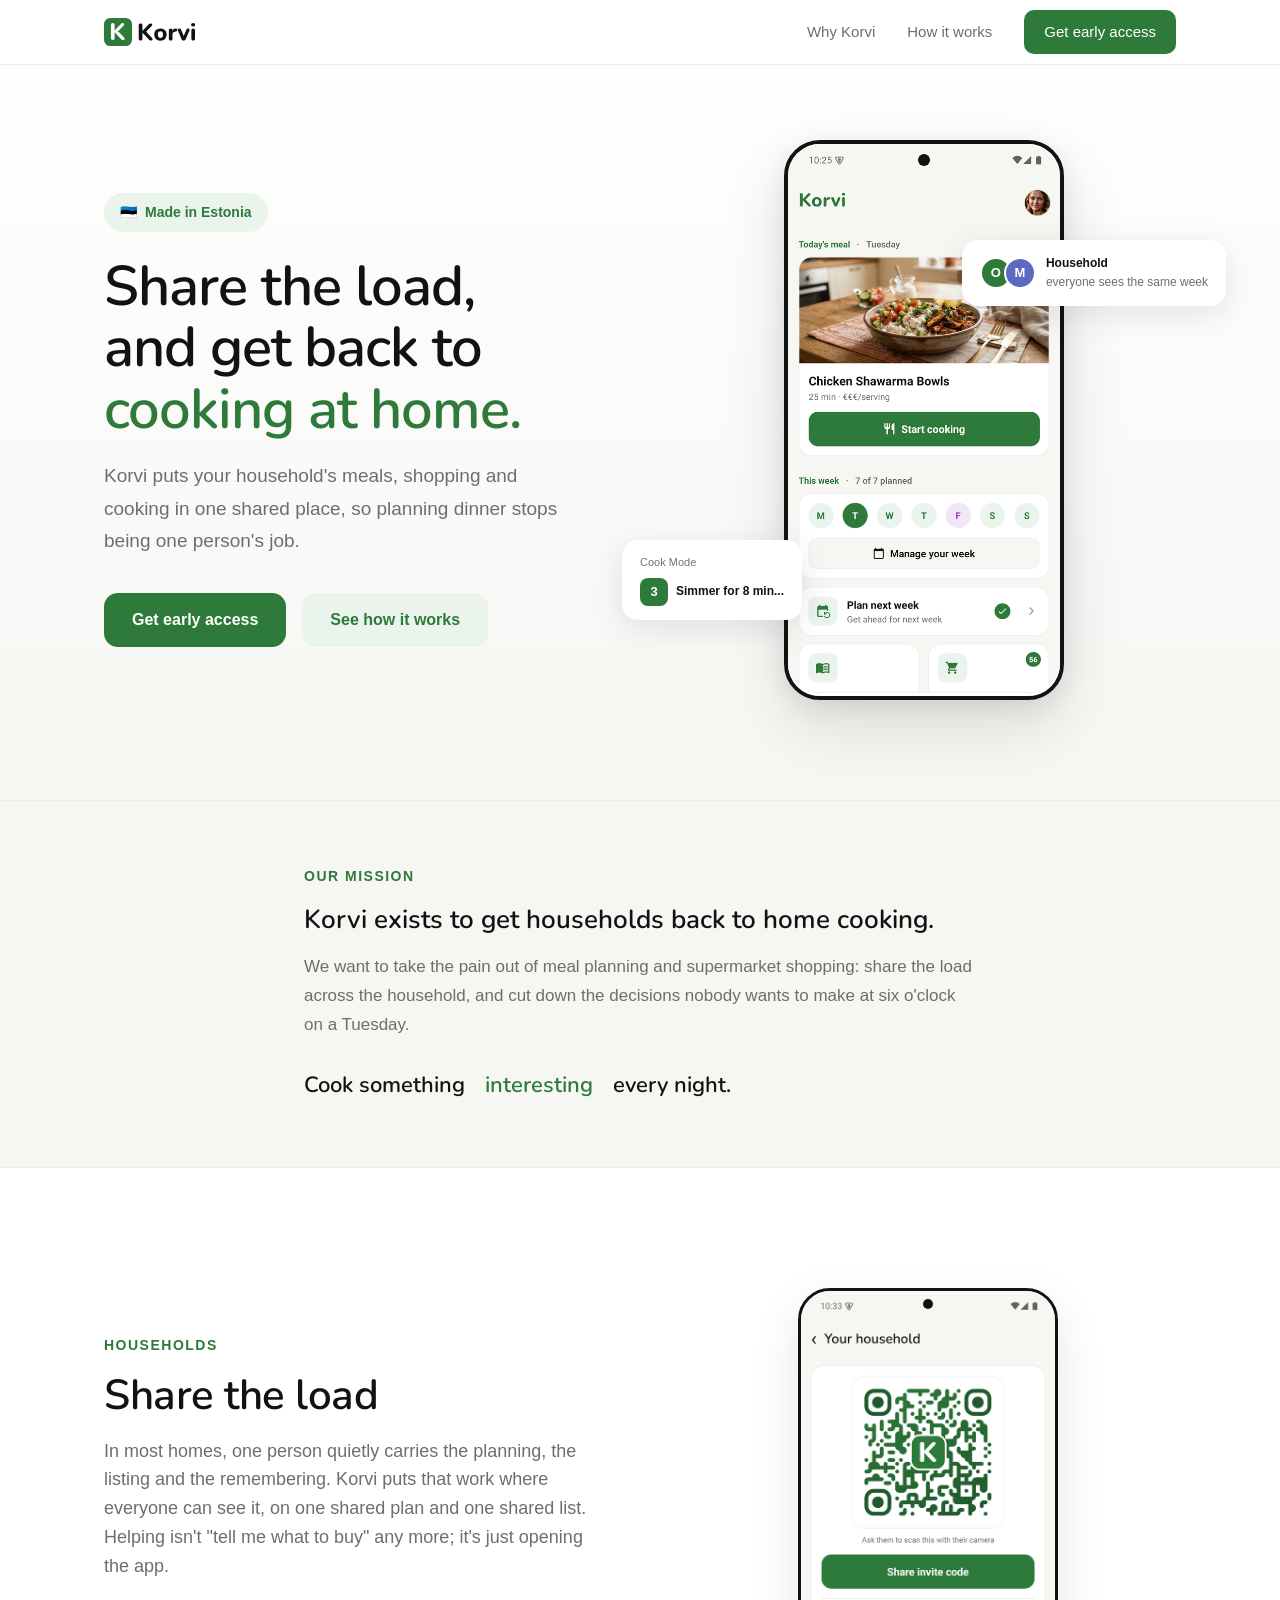
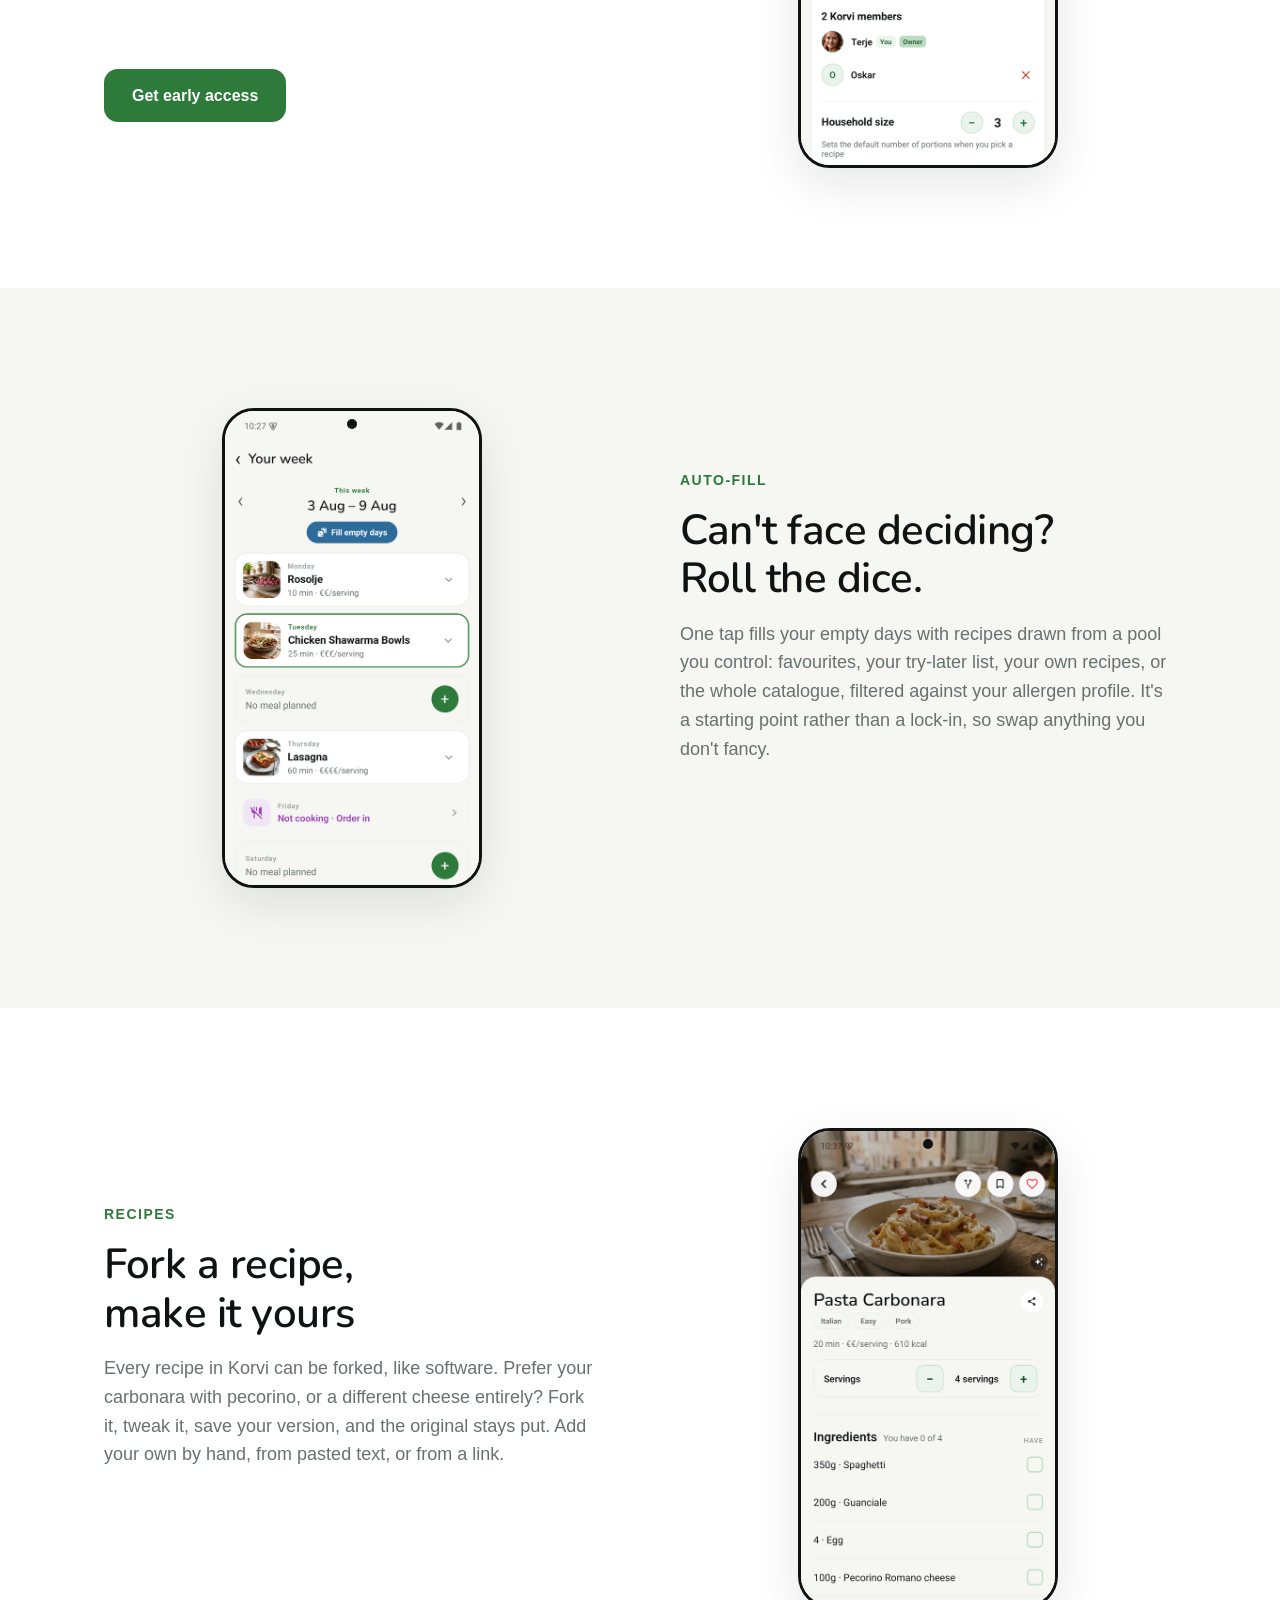
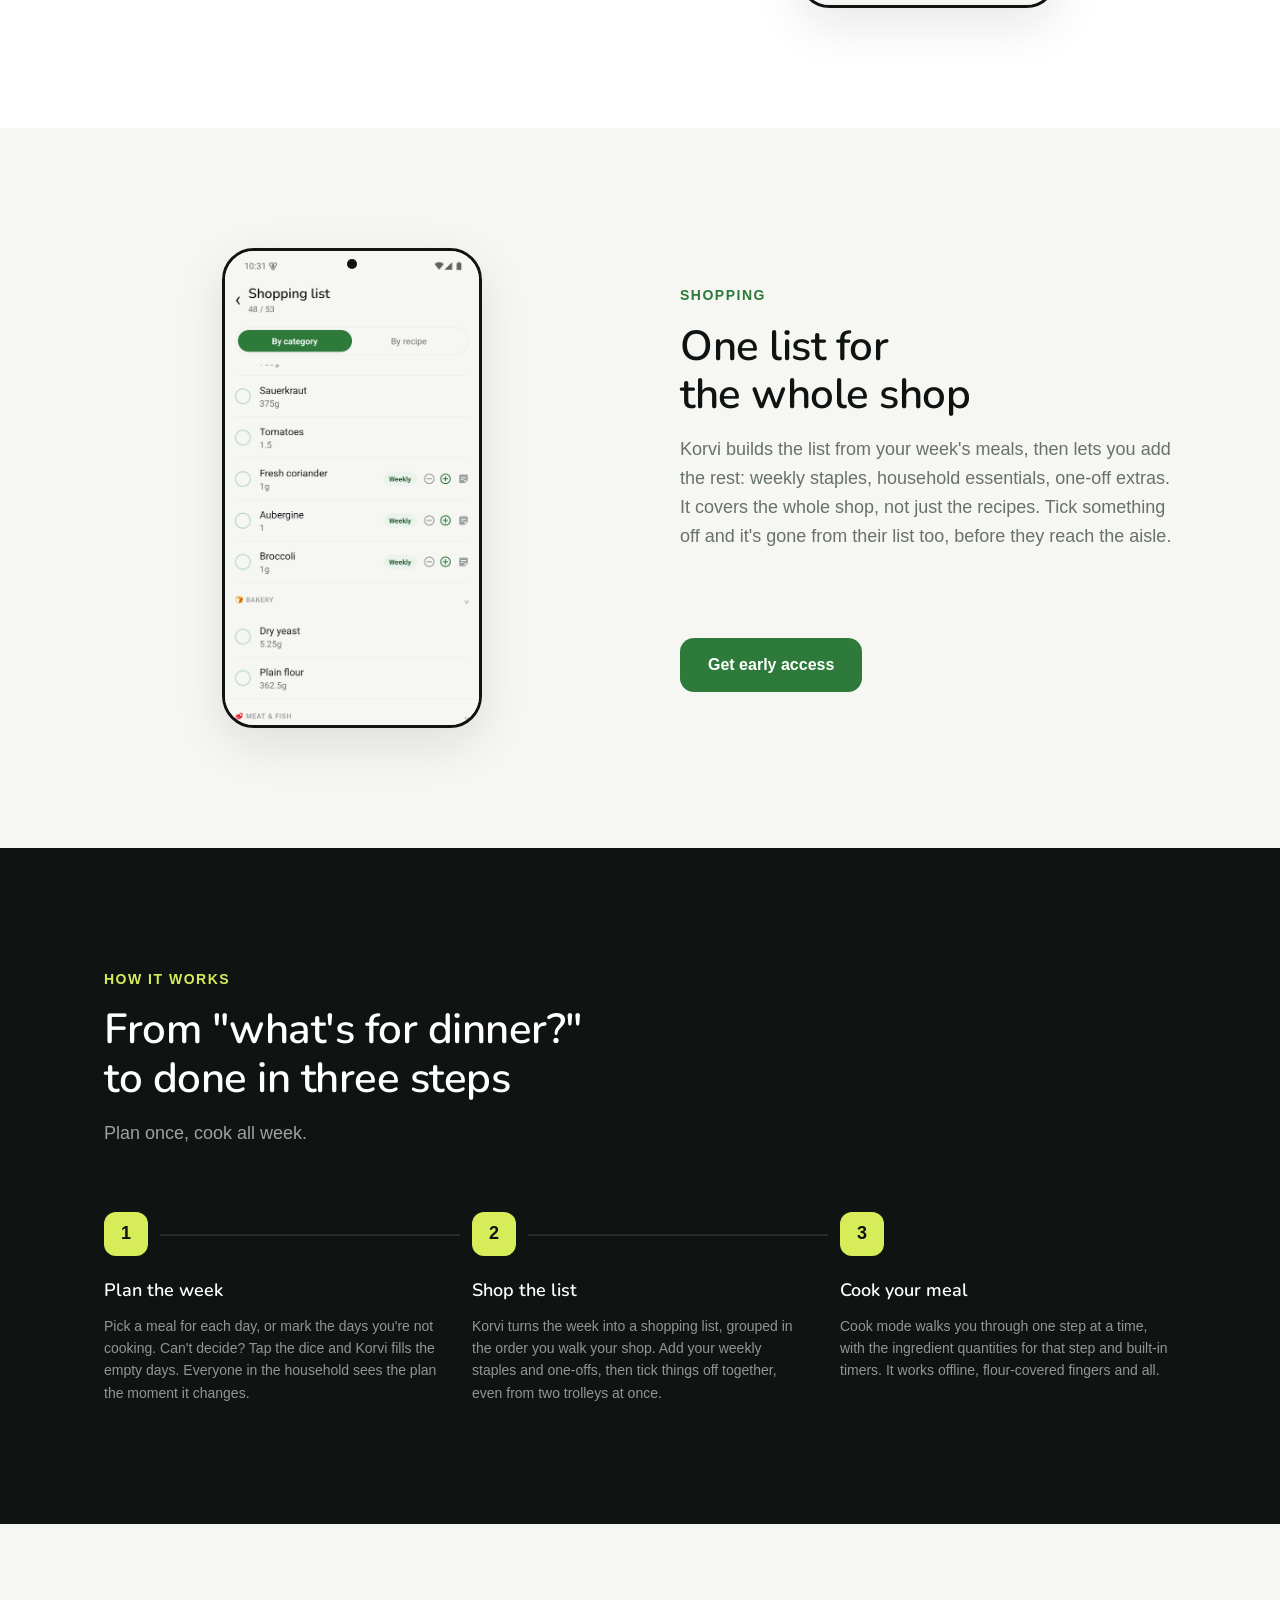
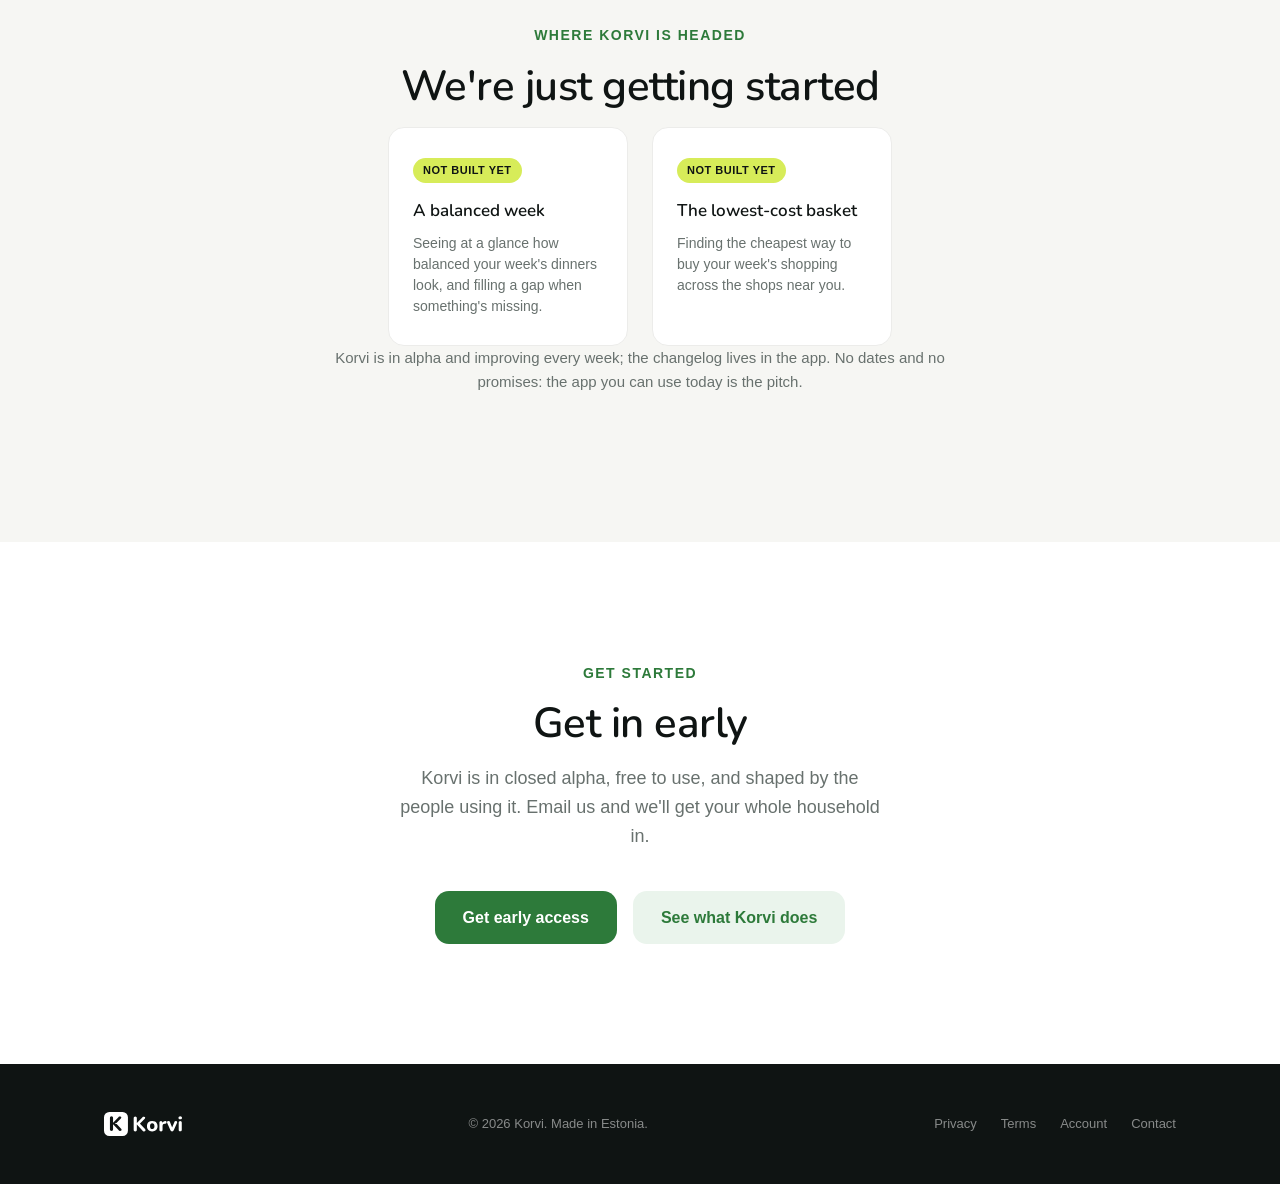
<file: index.html>
<!DOCTYPE html>
<html lang="en">
<head>
  <meta charset="UTF-8">
  <meta name="viewport" content="width=device-width, initial-scale=1.0">
  <title>Korvi: meal planning and shopping for the whole household</title>
  <meta name="description" content="One shared meal plan and shopping list for your whole household. Plan the week together, fill empty days in a tap, shop without doubling back.">
  <link rel="canonical" href="https://korvi.eu/">

  <!-- Open Graph / Twitter. Without these, shared korvi.eu links render as
       a bare URL with no title, blurb or image. -->
  <meta property="og:type" content="website">
  <meta property="og:site_name" content="Korvi">
  <meta property="og:url" content="https://korvi.eu/">
  <meta property="og:title" content="Korvi: the household meal planner">
  <meta property="og:description" content="One shared meal plan and one shared shopping list for your whole household. Plan the week, fill empty days in a tap, and shop the same list together.">
  <meta property="og:image" content="https://korvi.eu/og-default.png">
  <meta property="og:image:width" content="1200">
  <meta property="og:image:height" content="630">
  <meta property="og:image:alt" content="The Korvi logo: a white K on a green rounded square, beside the word Korvi.">
  <meta property="og:locale" content="en_GB">
  <meta name="twitter:card" content="summary_large_image">
  <meta name="twitter:title" content="Korvi: the household meal planner">
  <meta name="twitter:description" content="One shared meal plan and one shared shopping list for your whole household. Plan the week, fill empty days in a tap, and shop the same list together.">
  <meta name="twitter:image" content="https://korvi.eu/og-default.png">

  <link rel="icon" type="image/svg+xml" href="/favicon.svg">
  <link rel="icon" type="image/png" sizes="64x64" href="/favicon.png">
  <link rel="apple-touch-icon" href="/apple-touch-icon.png">
  <!-- Nunito is self-hosted via @font-face in brand.css — no third-party font request. -->
  <link rel="preload" as="font" type="font/woff2" href="/fonts/Nunito-SemiBold.woff2" crossorigin>
  <link rel="stylesheet" href="/brand.css">

  <script type="application/ld+json">
  {
    "@context": "https://schema.org",
    "@type": "SoftwareApplication",
    "name": "Korvi",
    "url": "https://korvi.eu/",
    "description": "One shared meal plan and one shared shopping list for your whole household. Plan the week, fill empty days in a tap, and shop the same list together.",
    "applicationCategory": "LifestyleApplication",
    "operatingSystem": "iOS, Android",
    "inLanguage": ["en", "et"],
    "image": "https://korvi.eu/og-default.png",
    "offers": {
      "@type": "Offer",
      "price": "0",
      "priceCurrency": "EUR"
    },
    "publisher": {
      "@type": "Organization",
      "name": "Korvi",
      "url": "https://korvi.eu/",
      "logo": "https://korvi.eu/logo-512.png",
      "email": "hello@korvi.eu"
    }
  }
  </script>

  <!-- Set before first paint so the mobile nav can be collapsed by CSS only
       when JS is actually available (see the .nav-toggle rules below). -->
  <script>document.documentElement.classList.add('js');</script>
  <style>
    *, *::before, *::after { margin: 0; padding: 0; box-sizing: border-box; }

    html { scroll-behavior: smooth; }

    .container {
      max-width: 1120px;
      margin: 0 auto;
      padding: 0 24px;
    }

    /* ─── NAV ─── */
    nav {
      position: fixed;
      top: 0;
      left: 0;
      right: 0;
      z-index: 100;
      background: var(--white);
      background: color-mix(in srgb, var(--white) 92%, transparent);
      backdrop-filter: blur(12px);
      border-bottom: 1px solid var(--hair);
    }
    nav .container {
      display: flex;
      align-items: center;
      justify-content: space-between;
      height: 64px;
    }
    /* The wordmark half of the lockup is fill="currentColor", so the mark
       adapts to light/dark from the link's own colour. That only works
       because the SVG is inlined — an <img> would render it black. */
    .logo {
      display: inline-flex;
      align-items: center;
      color: var(--ink);
      text-decoration: none;
    }
    .logo svg {
      display: block;
      height: 28px;
      width: auto;
    }
    .nav-links { display: flex; gap: 32px; align-items: center; }
    .nav-links a {
      text-decoration: none;
      color: var(--ink-soft);
      font-size: 15px;
      font-weight: 500;
      transition: color 0.2s;
    }
    .nav-links a:hover { color: var(--ink); }
    /* Needed only to out-specify `.nav-links a` above — the colour itself
       is brand.css's, not a nav-specific choice. */
    .nav-links a.btn-primary,
    .nav-links a.btn-primary:hover { color: var(--on-green); }

    /* Hamburger — hidden on desktop, and hidden entirely without JS (see
       the no-JS fallback in the responsive block). */
    .nav-toggle {
      display: none;
      align-items: center;
      justify-content: center;
      width: 44px;
      height: 44px;
      margin-right: -10px;
      padding: 0;
      background: none;
      border: none;
      border-radius: 10px;
      color: var(--ink);
      cursor: pointer;
    }
    .nav-toggle svg { display: block; width: 24px; height: 24px; }
    .nav-toggle .icon-close { display: none; }
    .nav-toggle[aria-expanded="true"] .icon-open { display: none; }
    .nav-toggle[aria-expanded="true"] .icon-close { display: block; }

    /* ─── SKIP LINK ─── */
    .skip-link {
      position: absolute;
      left: 24px;
      top: -100px;
      z-index: 200;
      padding: 12px 20px;
      border-radius: 0 0 12px 12px;
      background: var(--green);
      color: var(--on-green);
      font-weight: 600;
      text-decoration: none;
      transition: top 0.15s;
    }
    .skip-link:focus { top: 0; }

    /* Keyboard focus must stay visible everywhere. */
    a:focus-visible,
    button:focus-visible {
      outline: 3px solid var(--green);
      outline-offset: 3px;
      border-radius: 4px;
    }

    /* ─── HERO ─── */
    .hero {
      padding: 140px 0 100px;
      background: linear-gradient(180deg, var(--white) 0%, var(--wash) 100%);
    }
    .hero .container {
      display: grid;
      grid-template-columns: 1fr 1fr;
      gap: 64px;
      align-items: center;
    }
    .hero-badge {
      display: inline-flex;
      align-items: center;
      gap: 8px;
      background: var(--mint);
      color: var(--green);
      font-size: 14px;
      font-weight: 600;
      padding: 8px 16px;
      border-radius: 100px;
      margin-bottom: 24px;
    }
    .hero h1 {
      font-size: 56px;
      font-weight: 600;
      line-height: 1.1;
      /* Tracking eased off from -1.5px: it was tuned for Inter 800, and
         Nunito's rounder SemiBold gets cramped at that value. */
      letter-spacing: -1px;
      margin-bottom: 20px;
    }
    .hero h1 .accent { color: var(--green); }
    .hero p {
      font-size: 19px;
      color: var(--ink-soft);
      line-height: 1.7;
      margin-bottom: 36px;
      max-width: 480px;
    }
    .hero-buttons { display: flex; gap: 16px; flex-wrap: wrap; }

    .hero-visual {
      display: flex;
      justify-content: center;
      position: relative;
    }
    .phone-mockup {
      width: 280px;
      height: 560px;
      background: var(--white);
      border-radius: 36px;
      border: 4px solid var(--ink);
      position: relative;
      overflow: hidden;
      box-shadow: 0 24px 64px rgba(15,20,19,0.12), 0 8px 24px rgba(15,20,19,0.08);
    }
    .phone-notch {
      position: absolute;
      top: 10px;
      left: 50%;
      transform: translateX(-50%);
      width: 12px;
      height: 12px;
      background: var(--ink);
      border-radius: 50%;
      z-index: 2;
    }
    .phone-screen {
      padding: 40px 20px 20px;
      height: 100%;
      background: var(--wash);
    }
    .phone-screen-header {
      font-size: 18px;
      font-weight: 700;
      margin-bottom: 4px;
      color: var(--ink);
    }
    .phone-screen-sub {
      font-size: 12px;
      color: var(--ink-faint);
      margin-bottom: 16px;
    }
    .mock-meal {
      background: var(--white);
      border-radius: 12px;
      padding: 14px;
      margin-bottom: 10px;
      display: flex;
      align-items: center;
      gap: 12px;
    }
    .mock-meal-icon {
      width: 40px;
      height: 40px;
      border-radius: 10px;
      display: flex;
      align-items: center;
      justify-content: center;
      font-size: 20px;
      flex-shrink: 0;
    }
    .mock-meal-text { flex: 1; }
    .mock-meal-title {
      font-size: 13px;
      font-weight: 600;
      color: var(--ink);
    }
    .mock-meal-sub {
      font-size: 11px;
      color: var(--ink-faint);
    }
    .mock-meal-meta {
      font-size: 11px;
      color: var(--ink-faint);
      display: flex;
      align-items: center;
      gap: 4px;
    }
    .phone-float {
      position: absolute;
      background: var(--white);
      border-radius: 16px;
      padding: 14px 18px;
      box-shadow: 0 8px 32px rgba(15,20,19,0.1);
      z-index: 3;
    }
    .float-family {
      top: 100px;
      right: -50px;
      display: flex;
      align-items: center;
      gap: 10px;
    }
    .float-family-avatars {
      display: flex;
    }
    .float-family-avatar {
      width: 32px;
      height: 32px;
      border-radius: 50%;
      display: flex;
      align-items: center;
      justify-content: center;
      font-size: 13px;
      font-weight: 700;
      color: #FFFFFF; /* fixed: these chips sit on fixed-colour avatars */
      margin-left: -8px;
      border: 2px solid var(--white);
    }
    .float-family-avatar:first-child { margin-left: 0; }
    .float-family-text { font-size: 12px; color: var(--ink-soft); font-weight: 500; }
    .float-family-text strong { color: var(--ink); font-weight: 700; }

    .float-cook {
      bottom: 80px;
      left: -50px;
    }
    .float-cook-label { font-size: 11px; color: var(--ink-faint); margin-bottom: 6px; font-weight: 500; }
    .float-cook-step {
      display: flex;
      align-items: center;
      gap: 8px;
    }
    .float-cook-num {
      width: 28px;
      height: 28px;
      background: var(--green);
      color: var(--on-green);
      border-radius: 8px;
      display: flex;
      align-items: center;
      justify-content: center;
      font-size: 13px;
      font-weight: 700;
    }
    .float-cook-text { font-size: 12px; font-weight: 600; color: var(--ink); }

    /* ─── MISSION ─── */
    .mission {
      padding: 64px 0;
      background: var(--wash);
      border-top: 1px solid var(--hair);
      border-bottom: 1px solid var(--hair);
    }
    .mission .container { max-width: 720px; }
    .mission-lead {
      font-family: var(--font-brand);
      font-weight: 600;
      font-size: 26px;
      line-height: 1.3;
      color: var(--ink);
      margin: 8px 0 16px;
      text-wrap: balance;
    }
    .mission-body {
      font-size: 17px;
      line-height: 1.7;
      color: var(--ink-soft);
      margin: 0;
    }
    .cycle-line {
      font-family: var(--font-brand);
      font-weight: 600;
      font-size: 22px;
      color: var(--ink);
      margin: 28px 0 0;
    }
    /* The swapped word sits in a fixed-width inline-block so the rest of the
       sentence never shifts as it cycles. It MUST be centred: left-aligned,
       a short word like "easy" leaves an obvious gap before "every night". */
    .cycle {
      display: inline-block;
      min-width: 6.2em;
      text-align: center;
      color: var(--green);
      transition: opacity .18s ease;
    }
    @media (prefers-reduced-motion: reduce) {
      .cycle { transition: none; }
    }

    /* ─── FEATURES ─── */
    .features {
      padding: 120px 0;
    }
    .section-label {
      font-size: 14px;
      font-weight: 600;
      color: var(--green);
      text-transform: uppercase;
      letter-spacing: 1.5px;
      margin-bottom: 16px;
    }
    .section-title {
      font-size: 42px;
      font-weight: 600;
      letter-spacing: -0.5px;
      line-height: 1.15;
      margin-bottom: 16px;
    }
    .section-subtitle {
      font-size: 18px;
      color: var(--ink-soft);
      max-width: 560px;
      margin-bottom: 64px;
    }
    /* The six-card feature grid was removed with the copy rewrite: the four
       pillars now each get their own showcase block with a real screenshot.
       .features-grid / .feature-card / .feature-icon went with it. */

    /* ─── FEATURE SHOWCASE (alternating) ─── */
    .showcase {
      padding: 120px 0;
    }
    .showcase-alt { background: var(--wash); }
    .showcase .container {
      display: grid;
      grid-template-columns: 1fr 1fr;
      gap: 80px;
      align-items: center;
    }
    .showcase-visual {
      display: flex;
      justify-content: center;
    }
    .showcase-phone {
      width: 260px;
      height: 480px;
      background: var(--white);
      border-radius: 32px;
      border: 3px solid var(--ink);
      overflow: hidden;
      box-shadow: 0 16px 48px rgba(15,20,19,0.1);
      position: relative;
    }
    .showcase-phone-notch {
      position: absolute;
      top: 8px;
      left: 50%;
      transform: translateX(-50%);
      width: 10px;
      height: 10px;
      background: var(--ink);
      border-radius: 50%;
      z-index: 2;
    }
    .showcase-phone-screen {
      padding: 36px 16px 16px;
      height: 100%;
      background: var(--wash);
    }
    .showcase-phone-header {
      font-size: 16px;
      font-weight: 700;
      margin-bottom: 14px;
    }

    /* Cook mode mockup */
    .cook-step-card {
      background: var(--white);
      border-radius: 14px;
      padding: 20px 16px;
      margin-bottom: 12px;
    }
    .cook-step-num {
      display: inline-flex;
      align-items: center;
      justify-content: center;
      width: 28px;
      height: 28px;
      background: var(--green);
      color: var(--on-green);
      border-radius: 8px;
      font-size: 13px;
      font-weight: 700;
      margin-bottom: 10px;
    }
    .cook-step-text {
      font-size: 13px;
      color: var(--ink);
      line-height: 1.5;
    }
    .cook-ingredients {
      margin-top: 10px;
      display: flex;
      gap: 6px;
      flex-wrap: wrap;
    }
    .cook-ingredient-tag {
      background: var(--mint);
      /* --green, not --green-dark: in dark mode --green-dark on the dark
         --mint chip is ~2:1 and effectively illegible. */
      color: var(--green);
      font-size: 11px;
      font-weight: 500;
      padding: 4px 10px;
      border-radius: 100px;
    }
    .cook-timer {
      background: var(--green);
      color: var(--on-green);
      border-radius: 12px;
      padding: 14px 16px;
      display: flex;
      align-items: center;
      justify-content: space-between;
    }
    .cook-timer-label { font-size: 13px; font-weight: 600; }
    .cook-timer-time { font-size: 20px; font-weight: 800; font-variant-numeric: tabular-nums; }

    /* Shopping list mockup */
    .shop-category {
      margin-bottom: 14px;
    }
    .shop-category-header {
      font-size: 13px;
      font-weight: 700;
      color: var(--ink);
      margin-bottom: 8px;
      display: flex;
      align-items: center;
      gap: 6px;
    }
    .shop-item {
      background: var(--white);
      border-radius: 10px;
      padding: 10px 14px;
      margin-bottom: 6px;
      display: flex;
      align-items: center;
      gap: 10px;
      font-size: 13px;
    }
    .shop-checkbox {
      width: 20px;
      height: 20px;
      border-radius: 6px;
      border: 2px solid var(--hair);
      flex-shrink: 0;
    }
    .shop-checkbox-done {
      background: var(--green);
      border-color: var(--green);
      position: relative;
    }
    .shop-checkbox-done::after {
      content: '✓';
      color: var(--on-green);
      font-size: 12px;
      position: absolute;
      top: 50%;
      left: 50%;
      transform: translate(-50%, -50%);
    }
    .shop-item-done { text-decoration: line-through; color: var(--ink-faint); }

    /* ─── HOW IT WORKS ─── */
    /* --plate/--plate-ink, not --ink/--white: this band is a deliberate
       dark device and must stay dark in dark mode too. Using the flipping
       tokens would invert it to a light slab with hardcoded white text
       on top of it — unreadable. Same for the footer below. */
    .how-it-works {
      padding: 120px 0;
      background: var(--plate);
      color: var(--plate-ink);
    }
    .how-it-works .section-label { color: var(--lime); }
    .how-it-works .section-subtitle { color: rgba(255,255,255,0.6); }
    .steps {
      display: grid;
      grid-template-columns: repeat(3, 1fr);
      gap: 32px;
      counter-reset: step;
    }
    .step {
      counter-increment: step;
      position: relative;
    }
    .step::before {
      content: counter(step);
      display: flex;
      align-items: center;
      justify-content: center;
      width: 44px;
      height: 44px;
      background: var(--lime);
      /* --lime is a light colour in both themes, so text on it must be
         fixed-dark (--plate), not the flipping --ink. */
      color: var(--plate);
      border-radius: 12px;
      font-size: 18px;
      font-weight: 800;
      margin-bottom: 20px;
    }
    .step h3 {
      font-size: 18px;
      font-weight: 600;
      margin-bottom: 10px;
    }
    .step p {
      font-size: 14px;
      color: rgba(255,255,255,0.55);
      line-height: 1.6;
    }
    .step-connector {
      position: absolute;
      top: 22px;
      left: 56px;
      right: -20px;
      height: 2px;
      background: rgba(255,255,255,0.1);
    }
    .step:last-child .step-connector { display: none; }

    /* ─── COMING SOON ─── */
    .coming-soon {
      padding: 100px 0;
      background: var(--wash);
    }
    .coming-soon .container { text-align: center; }
    .coming-soon .section-subtitle { margin: 0 auto 48px; }
    .roadmap {
      display: flex;
      justify-content: center;
      gap: 24px;
      flex-wrap: wrap;
    }
    .roadmap-item {
      background: var(--white);
      border-radius: 16px;
      padding: 28px 24px;
      width: 240px;
      text-align: left;
      border: 1px solid var(--hair);
    }
    /* Sits under the roadmap items, not above them, so the "not built yet"
       framing is the last thing read in this section. */
    .roadmap-note {
      max-width: 620px;
      margin: 40px auto 0;
      text-align: center;
      font-size: 15px;
    }
    .roadmap-badge {
      display: inline-block;
      background: var(--lime);
      color: var(--plate);
      font-size: 11px;
      font-weight: 700;
      padding: 4px 10px;
      border-radius: 100px;
      margin-bottom: 14px;
      text-transform: uppercase;
      letter-spacing: 0.5px;
    }
    .roadmap-item h3 {
      font-size: 17px;
      font-weight: 600;
      margin-bottom: 8px;
    }
    .roadmap-item p {
      font-size: 14px;
      color: var(--ink-soft);
      line-height: 1.5;
    }

    /* ─── CTA ─── */
    .cta {
      padding: 120px 0;
      text-align: center;
    }
    .cta .section-title {
      max-width: 600px;
      margin: 0 auto 16px;
    }
    .cta .section-subtitle {
      max-width: 480px;
      margin: 0 auto 40px;
    }
    .cta-buttons {
      display: flex;
      justify-content: center;
      gap: 16px;
      flex-wrap: wrap;
    }

    /* ─── FOOTER ─── */
    footer {
      padding: 48px 0;
      background: var(--plate);
      color: rgba(255,255,255,0.5);
    }
    footer .container {
      display: flex;
      justify-content: space-between;
      align-items: center;
    }
    .footer-logo {
      display: inline-flex;
      text-decoration: none;
    }
    .footer-logo img { display: block; height: 24px; width: auto; }
    footer p { font-size: 13px; }
    .footer-links { display: flex; gap: 24px; }
    .footer-links a {
      color: rgba(255,255,255,0.5);
      text-decoration: none;
      font-size: 13px;
      transition: color 0.2s;
    }
    .footer-links a:hover { color: var(--plate-ink); }

    /* ─── RESPONSIVE ─── */
    @media (max-width: 900px) {
      .hero .container { grid-template-columns: 1fr; text-align: center; }
      .hero p { margin: 0 auto 36px; }
      .hero-buttons { justify-content: center; }
      .hero-visual { margin-top: 48px; }
      .phone-float { display: none; }
      .showcase .container { grid-template-columns: 1fr; text-align: center; }
      .showcase-visual { order: -1; }
      .showcase .section-subtitle { margin: 0 auto 32px; }
      .steps { grid-template-columns: 1fr; }
      .step-connector { display: none; }
      .mission { padding: 48px 0; }
      .cycle-line { font-size: 19px; }

      /* The footer's three columns never wrapped, so they pushed the page
         wider than the viewport (383px at a 375px width) and gave every
         mobile visitor a horizontal scrollbar. Pre-existing; adding the
         Terms link below would have made it worse. */
      footer .container { flex-wrap: wrap; justify-content: center; gap: 20px 32px; text-align: center; }
      .footer-links { flex-wrap: wrap; justify-content: center; }

      /* ─── MOBILE NAV ───
         This used to be `.nav-links a:not(.btn) { display: none }` — the
         links were hidden with nothing to reveal them again, so Features
         and How it works were simply unreachable below 900px, on the most
         common device for a mobile app's landing page.

         Progressive enhancement: the collapsed state only applies under
         `html.js`, so if the inline script never runs the links stay on
         screen (wrapped) rather than disappearing for good. */
      .nav-toggle { display: inline-flex; }

      html:not(.js) .nav-links { flex-wrap: wrap; gap: 8px 16px; justify-content: flex-end; }
      html:not(.js) .nav-toggle { display: none; }

      html.js .nav-links {
        display: none;
        position: absolute;
        top: 64px;
        left: 0;
        right: 0;
        flex-direction: column;
        align-items: stretch;
        gap: 4px;
        padding: 8px 24px 20px;
        background: var(--white);
        border-bottom: 1px solid var(--hair);
        box-shadow: 0 12px 24px rgba(15,20,19,0.08);
      }
      html.js .nav-links[data-open] { display: flex; }
      html.js .nav-links a {
        padding: 14px 4px;
        font-size: 17px;
        border-bottom: 1px solid var(--hair);
      }
      html.js .nav-links a.btn {
        justify-content: center;
        margin-top: 12px;
        border-bottom: none;
      }
    }
    @media (max-width: 600px) {
      .hero h1 { font-size: 38px; }
      .section-title { font-size: 32px; }
      .roadmap { flex-direction: column; align-items: center; }
      footer .container { flex-direction: column; }
    }

    /* ─── REDUCED MOTION ───
       Every transition/transform here is decorative. brand.css carries the
       same guard for the shared .btn styles. */
    @media (prefers-reduced-motion: reduce) {
      html { scroll-behavior: auto; }
      .nav-links a,
      .footer-links a,
      .skip-link { transition: none; }
    }
  </style>
</head>
<body>

<a class="skip-link" href="#main">Skip to content</a>

<!-- NAV -->
<nav>
  <div class="container">
    <!-- Inlined copy of lockup-adaptive.svg (that file is the source of
         truth — edit it, then re-paste here). It MUST be inlined: its
         wordmark is fill="currentColor", and an <img> would render the SVG
         as an isolated document with no access to this page's colour,
         silently falling back to black on the dark theme. If you ever need
         it as a plain <img>, use lockup-green/-ink/-mono-white instead. -->
    <a href="/" class="logo" aria-label="Korvi, home">
      <svg xmlns="http://www.w3.org/2000/svg" viewBox="0 0 325.9 100.0" role="img" aria-label="Korvi">
        <rect width="100.0" height="100.0" rx="22.4" ry="22.4" fill="#2D7A3A"/>
        <path d="M31.35 78.86Q28.16 78.86 26.48 77.09Q24.8 75.33 24.8 72.14V24.8Q24.8 21.61 26.48 19.88Q28.16 18.16 31.35 18.16Q34.46 18.16 36.14 19.88Q37.82 21.61 37.82 24.8V44.69H37.98L60.31 21.35Q61.74 19.84 63.29 19.05Q64.85 18.25 66.86 18.25Q69.8 18.25 71.1 19.76Q72.4 21.27 72.23 23.28Q72.07 25.3 70.39 27.06L47.97 49.98L48.06 44.35L71.56 69.45Q73.49 71.55 73.53 73.74Q73.58 75.92 72.11 77.39Q70.64 78.86 67.78 78.86Q65.35 78.86 63.88 77.85Q62.41 76.84 60.65 74.91L37.98 51.07H37.82V72.14Q37.82 75.33 36.18 77.09Q34.54 78.86 31.35 78.86Z" fill="#fff"/>
        <path d="M130.64 80.77Q127.4 80.77 125.7 78.98Q124 77.19 124 73.96V25.96Q124 22.72 125.7 20.98Q127.4 19.23 130.64 19.23Q133.79 19.23 135.49 20.98Q137.19 22.72 137.19 25.96V46.13H137.36L160 22.47Q161.45 20.94 163.02 20.13Q164.6 19.32 166.64 19.32Q169.62 19.32 170.94 20.85Q172.26 22.38 172.09 24.43Q171.91 26.47 170.21 28.26L147.49 51.49L147.57 45.79L171.4 71.23Q173.36 73.36 173.4 75.57Q173.45 77.79 171.96 79.28Q170.47 80.77 167.57 80.77Q165.11 80.77 163.62 79.74Q162.13 78.72 160.34 76.77L137.36 52.6H137.19V73.96Q137.19 77.19 135.53 78.98Q133.87 80.77 130.64 80.77ZM201.53 80.94Q194.81 80.94 189.83 78.3Q184.85 75.66 182.13 70.72Q179.4 65.79 179.4 59.06Q179.4 54.04 180.94 50.04Q182.47 46.04 185.4 43.19Q188.34 40.34 192.43 38.85Q196.51 37.36 201.53 37.36Q208.26 37.36 213.23 40Q218.21 42.64 220.98 47.49Q223.74 52.34 223.74 59.06Q223.74 64.17 222.17 68.17Q220.6 72.17 217.7 75.06Q214.81 77.96 210.68 79.45Q206.55 80.94 201.53 80.94ZM201.53 71.32Q204.34 71.32 206.38 69.96Q208.43 68.6 209.62 65.91Q210.81 63.23 210.81 59.06Q210.81 52.85 208.26 49.91Q205.7 46.98 201.53 46.98Q198.81 46.98 196.72 48.26Q194.64 49.53 193.49 52.21Q192.34 54.89 192.34 59.06Q192.34 65.28 194.89 68.3Q197.45 71.32 201.53 71.32ZM238.21 80.77Q234.98 80.77 233.28 79.06Q231.57 77.36 231.57 74.21V44Q231.57 40.85 233.23 39.19Q234.89 37.53 237.87 37.53Q240.94 37.53 242.55 39.19Q244.17 40.85 244.17 44V48.43H243.32Q244.34 43.32 247.83 40.51Q251.32 37.7 256.85 37.36Q258.98 37.19 260.13 38.43Q261.28 39.66 261.36 42.47Q261.53 45.11 260.3 46.64Q259.06 48.17 256.17 48.51L254.21 48.68Q249.36 49.11 247.02 51.49Q244.68 53.87 244.68 58.38V74.21Q244.68 77.36 243.02 79.06Q241.36 80.77 238.21 80.77ZM284.34 80.77Q281.87 80.77 280 79.45Q278.13 78.13 277.02 75.49L264.17 45.87Q263.23 43.66 263.49 41.74Q263.74 39.83 265.32 38.68Q266.89 37.53 269.7 37.53Q272 37.53 273.45 38.6Q274.89 39.66 276 42.64L286.04 68.17H283.32L293.79 42.55Q294.98 39.66 296.43 38.6Q297.87 37.53 300.43 37.53Q302.64 37.53 303.96 38.68Q305.28 39.83 305.57 41.7Q305.87 43.57 304.85 45.79L291.74 75.49Q290.64 78.21 288.81 79.49Q286.98 80.77 284.34 80.77ZM318.55 80.68Q315.4 80.68 313.74 78.85Q312.09 77.02 312.09 73.7V44.6Q312.09 41.19 313.74 39.36Q315.4 37.53 318.55 37.53Q321.62 37.53 323.28 39.36Q324.94 41.19 324.94 44.6V73.7Q324.94 77.02 323.32 78.85Q321.7 80.68 318.55 80.68ZM318.55 30.55Q314.98 30.55 313.06 28.89Q311.15 27.23 311.15 24.17Q311.15 21.02 313.06 19.36Q314.98 17.7 318.55 17.7Q322.13 17.7 324 19.36Q325.87 21.02 325.87 24.17Q325.87 27.23 324 28.89Q322.13 30.55 318.55 30.55Z" fill="currentColor"/>
      </svg>
    </a>
    <button class="nav-toggle" type="button" aria-expanded="false" aria-controls="nav-links" aria-label="Menu">
      <svg class="icon-open" viewBox="0 0 24 24" fill="none" stroke="currentColor" stroke-width="2" stroke-linecap="round" aria-hidden="true">
        <path d="M4 7h16M4 12h16M4 17h16"/>
      </svg>
      <svg class="icon-close" viewBox="0 0 24 24" fill="none" stroke="currentColor" stroke-width="2" stroke-linecap="round" aria-hidden="true">
        <path d="M6 6l12 12M18 6L6 18"/>
      </svg>
    </button>
    <div class="nav-links" id="nav-links">
      <a href="#features">Why Korvi</a>
      <a href="#how-it-works">How it works</a>
      <a href="mailto:earlyaccess@korvi.eu?subject=Korvi%3A%20Early%20Access%20Request" class="btn btn-primary btn-small">Get early access</a>
    </div>
  </div>
</nav>

<main id="main" tabindex="-1">

<!-- HERO -->
<section class="hero">
  <div class="container">
    <div class="hero-content">
      <div class="hero-badge"><span aria-hidden="true">🇪🇪</span> Made in Estonia</div>
      <h1>Share the load,<br>and get back to<br><span class="accent">cooking at home.</span></h1>
      <p>Korvi puts your household's meals, shopping and cooking in one shared place, so planning dinner stops being one person's job.</p>
      <div class="hero-buttons">
        <a href="mailto:earlyaccess@korvi.eu?subject=Korvi%3A%20Early%20Access%20Request" class="btn btn-primary">Get early access</a>
        <a href="#how-it-works" class="btn btn-secondary">See how it works</a>
      </div>
    </div>
    <div class="hero-visual">
      <div class="phone-mockup">
        <div class="phone-notch"></div>
        <img src="/screenshots/home.png" width="540" height="1200" fetchpriority="high" decoding="async"
             alt="Korvi's home screen showing tonight's meal and the household's week at a glance"
             style="width:100%;height:100%;object-fit:cover;object-position:top;">
      </div>
      <div class="phone-float float-family">
        <div class="float-family-avatars">
          <div class="float-family-avatar" style="background: var(--green);">O</div>
          <div class="float-family-avatar" style="background: #5C6BC0;">M</div>
        </div>
        <!-- Deliberately not "synced in real time": the copy rewrite avoids
             latency claims and states the outcome instead. -->
        <div class="float-family-text"><strong>Household</strong><br>everyone sees the same week</div>
      </div>
      <div class="phone-float float-cook">
        <div class="float-cook-label">Cook Mode</div>
        <div class="float-cook-step">
          <div class="float-cook-num">3</div>
          <div class="float-cook-text">Simmer for 8 min...</div>
        </div>
      </div>
    </div>
  </div>
</section>

<!-- MISSION — replaced the old stats strip. Those numbers ("100+ recipes",
     "12 allergen filters") were dropped deliberately: the catalogue is
     mid-overhaul so any printed figure rots, and the allergen count was never
     verified. Claim the mechanism, not a number. -->
<section class="mission">
  <div class="container">
    <div class="section-label">Our mission</div>
    <p class="mission-lead">Korvi exists to get households back to home cooking.</p>
    <p class="mission-body">We want to take the pain out of meal planning and supermarket shopping: share the load across the household, and cut down the decisions nobody wants to make at six o'clock on a Tuesday.</p>
    <p class="cycle-line">Cook something <span class="cycle" id="cycleWord">different</span> every night.</p>
  </div>
</section>

<!-- THE FOUR PILLARS. These replace the old six undifferentiated feature
     cards. Order is deliberate and load-bearing (see
     korvi-app/docs/design/korvi-web-copy-brief.md): household mental load
     first, then auto-fill, then the recipe catalogue, then the shopping list.
     Do not reorder them to put a feature you like at the top. -->

<!-- PILLAR 1 — HOUSEHOLDS -->
<section class="showcase" id="features">
  <div class="container">
    <div>
      <div class="section-label">Households</div>
      <h2 class="section-title">Share the load</h2>
      <p class="section-subtitle">In most homes, one person quietly carries the planning, the listing and the remembering. Korvi puts that work where everyone can see it, on one shared plan and one shared list. Helping isn't "tell me what to buy" any more; it's just opening the app.</p>
      <a href="#cta" class="btn btn-primary" style="margin-top: 24px;">Get early access</a>
    </div>
    <div class="showcase-visual">
      <div class="showcase-phone">
        <div class="showcase-phone-notch"></div>
        <img src="/screenshots/household-invite.png" width="540" height="1200" loading="lazy" decoding="async"
             alt="Inviting the rest of the household to Korvi with a QR code"
             style="width:100%;height:100%;object-fit:cover;object-position:top;">
      </div>
    </div>
  </div>
</section>

<!-- PILLAR 2 — ONE-BUTTON WEEK AUTO-FILL -->
<section class="showcase showcase-alt">
  <div class="container">
    <div class="showcase-visual">
      <div class="showcase-phone">
        <div class="showcase-phone-notch"></div>
        <img src="/screenshots/week-plan.png" width="540" height="1200" loading="lazy" decoding="async"
             alt="A week plan with two empty days, ready for Korvi's dice button to fill"
             style="width:100%;height:100%;object-fit:cover;object-position:top;">
      </div>
    </div>
    <div>
      <div class="section-label">Auto-fill</div>
      <h2 class="section-title">Can't face deciding?<br>Roll the dice.</h2>
      <p class="section-subtitle">One tap fills your empty days with recipes drawn from a pool you control: favourites, your try-later list, your own recipes, or the whole catalogue, filtered against your allergen profile. It's a starting point rather than a lock-in, so swap anything you don't fancy.</p>
    </div>
  </div>
</section>

<!-- PILLAR 3 — RECIPES AND FORKING -->
<section class="showcase">
  <div class="container">
    <div>
      <div class="section-label">Recipes</div>
      <h2 class="section-title">Fork a recipe,<br>make it yours</h2>
      <p class="section-subtitle">Every recipe in Korvi can be forked, like software. Prefer your carbonara with pecorino, or a different cheese entirely? Fork it, tweak it, save your version, and the original stays put. Add your own by hand, from pasted text, or from a link.</p>
    </div>
    <div class="showcase-visual">
      <div class="showcase-phone">
        <div class="showcase-phone-notch"></div>
        <!-- Placeholder art for this block: the fork control is a small
             unlabelled branch glyph in the hero row, so a screenshot cannot
             actually demonstrate forking. A diagram is planned to replace
             this (Oli, 2026-08-04). -->
        <img src="/screenshots/recipe-detail.png" width="540" height="1200" loading="lazy" decoding="async"
             alt="A carbonara recipe in Korvi, ready to be forked and tweaked"
             style="width:100%;height:100%;object-fit:cover;object-position:top;">
      </div>
    </div>
  </div>
</section>

<!-- PILLAR 4 — THE SHOPPING LIST -->
<section class="showcase showcase-alt">
  <div class="container">
    <div class="showcase-visual">
      <div class="showcase-phone">
        <div class="showcase-phone-notch"></div>
        <img src="/screenshots/shopping-list.png" width="540" height="1200" loading="lazy" decoding="async"
             alt="Korvi's shopping list, grouped by aisle, part-way through a shop"
             style="width:100%;height:100%;object-fit:cover;object-position:top;">
      </div>
    </div>
    <div>
      <div class="section-label">Shopping</div>
      <h2 class="section-title">One list for<br>the whole shop</h2>
      <p class="section-subtitle">Korvi builds the list from your week's meals, then lets you add the rest: weekly staples, household essentials, one-off extras. It covers the whole shop, not just the recipes. Tick something off and it's gone from their list too, before they reach the aisle.</p>
      <a href="#cta" class="btn btn-primary" style="margin-top: 24px;">Get early access</a>
    </div>
  </div>
</section>

<!-- HOW IT WORKS -->
<section class="how-it-works" id="how-it-works">
  <div class="container">
    <div class="section-label">How it works</div>
    <h2 class="section-title">From "what's for dinner?"<br>to done in three steps</h2>
    <p class="section-subtitle">Plan once, cook all week.</p>
    <div class="steps">
      <div class="step">
        <div class="step-connector"></div>
        <h3>Plan the week</h3>
        <p>Pick a meal for each day, or mark the days you're not cooking. Can't decide? Tap the dice and Korvi fills the empty days. Everyone in the household sees the plan the moment it changes.</p>
      </div>
      <div class="step">
        <div class="step-connector"></div>
        <h3>Shop the list</h3>
        <p>Korvi turns the week into a shopping list, grouped in the order you walk your shop. Add your weekly staples and one-offs, then tick things off together, even from two trolleys at once.</p>
      </div>
      <div class="step">
        <h3>Cook your meal</h3>
        <p>Cook mode walks you through one step at a time, with the ingredient quantities for that step and built-in timers. It works offline, flour-covered fingers and all.</p>
      </div>
    </div>
  </div>
</section>

<!-- COMING SOON -->
<section class="coming-soon">
  <div class="container">
    <div class="section-label">Where Korvi is headed</div>
    <h2 class="section-title">We're just getting started</h2>
    <!-- These two are NOT built. The badge and the closing line exist so the
         section can never be mistaken for a list of current features: price
         comparison in particular has no user-facing surface at all, and
         claiming it is the fastest way to lose trust. Do not soften
         "Not built yet" or move these into the pillars above. -->
    <div class="roadmap">
      <div class="roadmap-item">
        <div class="roadmap-badge">Not built yet</div>
        <h3>A balanced week</h3>
        <p>Seeing at a glance how balanced your week's dinners look, and filling a gap when something's missing.</p>
      </div>
      <div class="roadmap-item">
        <div class="roadmap-badge">Not built yet</div>
        <h3>The lowest-cost basket</h3>
        <p>Finding the cheapest way to buy your week's shopping across the shops near you.</p>
      </div>
    </div>
    <p class="section-subtitle roadmap-note">Korvi is in alpha and improving every week; the changelog lives in the app. No dates and no promises: the app you can use today is the pitch.</p>
  </div>
</section>

<!-- CTA -->
<section class="cta" id="cta">
  <div class="container">
    <div class="section-label">Get started</div>
    <h2 class="section-title">Get in early</h2>
    <p class="section-subtitle">Korvi is in closed alpha, free to use, and shaped by the people using it. Email us and we'll get your whole household in.</p>
    <div class="cta-buttons">
      <a href="mailto:earlyaccess@korvi.eu?subject=Korvi%3A%20Early%20Access%20Request" class="btn btn-primary">Get early access</a>
      <a href="#features" class="btn btn-secondary">See what Korvi does</a>
    </div>
  </div>
</section>

</main>

<!-- FOOTER -->
<footer>
  <div class="container">
    <!-- The footer is a permanently dark plate, so the reversed mono lockup
         is correct here — no need for the currentColor-adaptive one. -->
    <a href="/" class="footer-logo"><img src="/lockup-mono-white.svg" alt="Korvi" width="78" height="24" loading="lazy" decoding="async"></a>
    <p>&copy; 2026 Korvi. Made in Estonia.</p>
    <div class="footer-links">
      <a href="/privacy.html">Privacy</a>
      <a href="/terms.html">Terms</a>
      <a href="/delete-account.html">Account</a>
      <a href="mailto:hello@korvi.eu">Contact</a>
    </div>
  </div>
</footer>

<script>
  // Mobile nav disclosure. No dependencies; the collapsed CSS is gated on
  // html.js (set in <head>), so if this never runs the links stay visible
  // rather than becoming unreachable.
  (function () {
    var toggle = document.querySelector('.nav-toggle');
    var panel = document.getElementById('nav-links');
    if (!toggle || !panel) return;

    function setOpen(open) {
      toggle.setAttribute('aria-expanded', open ? 'true' : 'false');
      if (open) panel.setAttribute('data-open', '');
      else panel.removeAttribute('data-open');
    }

    toggle.addEventListener('click', function () {
      setOpen(toggle.getAttribute('aria-expanded') !== 'true');
    });

    // Tapping a link navigates within the page, so close behind it.
    panel.addEventListener('click', function (e) {
      if (e.target.closest('a')) setOpen(false);
    });

    document.addEventListener('keydown', function (e) {
      if (e.key === 'Escape' && toggle.getAttribute('aria-expanded') === 'true') {
        setOpen(false);
        toggle.focus();
      }
    });

    // Resizing past the breakpoint hides the panel via CSS; clear the state
    // so aria-expanded doesn't keep claiming it's open on desktop.
    window.matchMedia('(min-width: 901px)').addEventListener('change', function (e) {
      if (e.matches) setOpen(false);
    });
  })();

  // Cycling word in the mission line. Progressive enhancement: the markup
  // ships with "different" already in place, so with JS off or reduced motion
  // on, the sentence still reads correctly and simply doesn't animate.
  (function () {
    var el = document.getElementById('cycleWord');
    if (!el) return;
    if (window.matchMedia('(prefers-reduced-motion: reduce)').matches) return;
    var words = ['different', 'interesting', 'easy', 'quick'];
    var i = 0;
    setInterval(function () {
      i = (i + 1) % words.length;
      el.style.opacity = '0';
      setTimeout(function () {
        el.textContent = words[i];
        el.style.opacity = '1';
      }, 180);
    }, 2400);
  })();
</script>

</body>
</html>
</file>
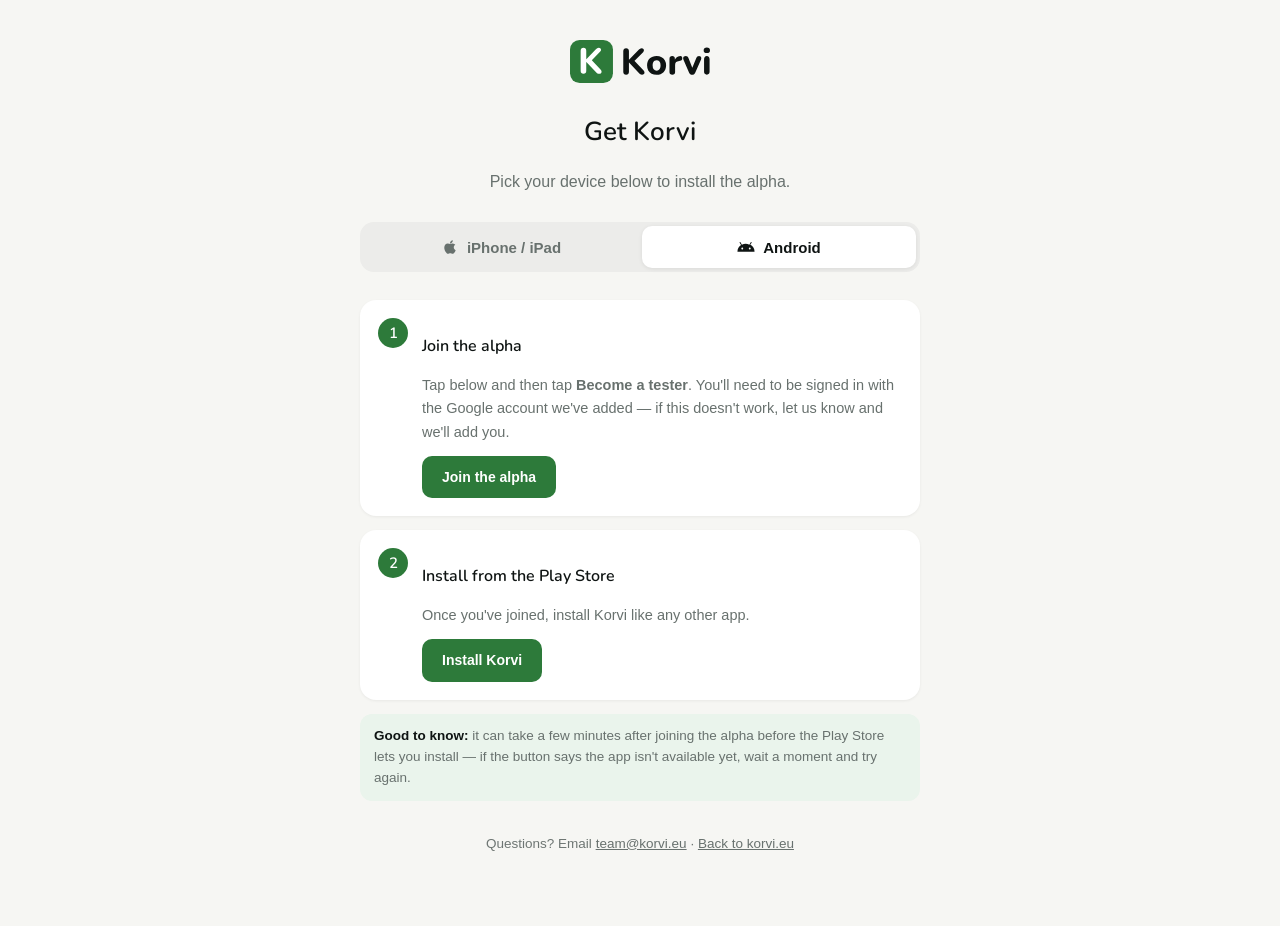
<file: get/index.html>
<!DOCTYPE html>
<html lang="en">
<head>
<meta charset="UTF-8">
<meta name="viewport" content="width=device-width, initial-scale=1.0">
<title>Get Korvi — install on iPhone or Android</title>
<meta name="description" content="Install the Korvi alpha. Pick your device below for step-by-step instructions.">
<link rel="canonical" href="https://korvi.eu/get/">
<!-- This page is for alpha testers only, not a marketing surface — keep it
     out of search results so it doesn't compete with the real homepage. -->
<meta name="robots" content="noindex, nofollow">

<meta property="og:type" content="website">
<meta property="og:site_name" content="Korvi">
<meta property="og:url" content="https://korvi.eu/get/">
<meta property="og:title" content="Get Korvi — install on iPhone or Android">
<meta property="og:description" content="Install the Korvi alpha. Pick your device for step-by-step instructions.">
<meta property="og:image" content="https://korvi.eu/og-default.png">
<meta property="og:image:width" content="1200">
<meta property="og:image:height" content="630">
<meta property="og:locale" content="en_GB">
<meta name="twitter:card" content="summary_large_image">
<meta name="twitter:title" content="Get Korvi — install on iPhone or Android">
<meta name="twitter:description" content="Install the Korvi alpha. Pick your device for step-by-step instructions.">
<meta name="twitter:image" content="https://korvi.eu/og-default.png">

<link rel="icon" type="image/svg+xml" href="/favicon.svg">
<link rel="icon" type="image/png" sizes="64x64" href="/favicon.png">
<link rel="apple-touch-icon" href="/apple-touch-icon.png">
<link rel="preload" as="font" type="font/woff2" href="/fonts/Nunito-SemiBold.woff2" crossorigin>
<link rel="stylesheet" href="/brand.css">

<style>
  body {
    background: var(--wash);
    min-height: 100vh;
  }
  .wrap {
    max-width: 560px;
    margin: 0 auto;
    padding: 32px 20px 64px;
  }
  .logo-link {
    display: block;
    width: 140px;
    margin: 0 auto 28px;
    color: var(--ink);
  }
  .logo-link svg { display: block; width: 100%; height: auto; }

  h1 {
    font-size: 26px;
    text-align: center;
    margin-bottom: 8px;
  }
  .sub {
    text-align: center;
    color: var(--ink-soft);
    font-size: 16px;
    margin-bottom: 28px;
  }

  /* ─── Platform toggle ─── */
  .toggle {
    display: flex;
    background: var(--hair);
    border-radius: 14px;
    padding: 4px;
    margin-bottom: 28px;
    gap: 4px;
  }
  .toggle button {
    flex: 1;
    border: none;
    background: transparent;
    padding: 12px 8px;
    border-radius: 10px;
    font-family: var(--font-body);
    font-size: 15px;
    font-weight: 600;
    color: var(--ink-soft);
    cursor: pointer;
    display: flex;
    align-items: center;
    justify-content: center;
    gap: 8px;
    transition: background 0.15s, color 0.15s;
  }
  .toggle button svg { width: 18px; height: 18px; flex-shrink: 0; }
  .toggle button.active {
    background: var(--white);
    color: var(--ink);
    box-shadow: 0 1px 4px rgba(0,0,0,0.08);
  }

  /* ─── In-app browser warning ─── */
  .warning {
    display: none;
    background: var(--warning-bg, #FEF3CD);
    color: var(--warning-text, #7A5000);
    border-radius: 12px;
    padding: 14px 16px;
    font-size: 14px;
    margin-bottom: 20px;
    line-height: 1.5;
  }
  .warning.show { display: block; }

  /* ─── Steps ─── */
  .panel { display: none; }
  .panel.active { display: block; }

  .step {
    display: flex;
    gap: 14px;
    background: var(--white);
    border-radius: 16px;
    padding: 18px;
    margin-bottom: 14px;
    box-shadow: 0 1px 3px rgba(0,0,0,0.06);
  }
  .step-num {
    flex-shrink: 0;
    width: 30px;
    height: 30px;
    border-radius: 50%;
    background: var(--green);
    color: var(--on-green);
    font-family: var(--font-brand);
    font-weight: 600;
    font-size: 15px;
    display: flex;
    align-items: center;
    justify-content: center;
  }
  .step-body h3 {
    font-size: 16px;
    margin-bottom: 4px;
  }
  .step-body p {
    font-size: 14.5px;
    color: var(--ink-soft);
    margin-bottom: 10px;
  }
  .step-body p:last-child { margin-bottom: 0; }
  .step-body .btn { margin-top: 2px; }

  .note {
    font-size: 13.5px;
    color: var(--ink-soft);
    background: var(--mint);
    border-radius: 12px;
    padding: 12px 14px;
    margin-top: 4px;
    line-height: 1.55;
  }
  .note strong { color: var(--ink); }

  footer {
    text-align: center;
    margin-top: 32px;
    font-size: 13.5px;
    color: var(--ink-faint);
  }
  footer a { color: var(--ink-soft); }
</style>
</head>
<body>
<div class="wrap">

  <a href="/" class="logo-link" aria-label="Korvi home">
    <svg xmlns="http://www.w3.org/2000/svg" viewBox="0 0 325.9 100.0" role="img" aria-label="Korvi">
      <rect width="100.0" height="100.0" rx="22.4" ry="22.4" fill="#2D7A3A"/>
      <path d="M31.35 78.86Q28.16 78.86 26.48 77.09Q24.8 75.33 24.8 72.14V24.8Q24.8 21.61 26.48 19.88Q28.16 18.16 31.35 18.16Q34.46 18.16 36.14 19.88Q37.82 21.61 37.82 24.8V44.69H37.98L60.31 21.35Q61.74 19.84 63.29 19.05Q64.85 18.25 66.86 18.25Q69.8 18.25 71.1 19.76Q72.4 21.27 72.23 23.28Q72.07 25.3 70.39 27.06L47.97 49.98L48.06 44.35L71.56 69.45Q73.49 71.55 73.53 73.74Q73.58 75.92 72.11 77.39Q70.64 78.86 67.78 78.86Q65.35 78.86 63.88 77.85Q62.41 76.84 60.65 74.91L37.98 51.07H37.82V72.14Q37.82 75.33 36.18 77.09Q34.54 78.86 31.35 78.86Z" fill="#fff"/>
      <path d="M130.64 80.77Q127.4 80.77 125.7 78.98Q124 77.19 124 73.96V25.96Q124 22.72 125.7 20.98Q127.4 19.23 130.64 19.23Q133.79 19.23 135.49 20.98Q137.19 22.72 137.19 25.96V46.13H137.36L160 22.47Q161.45 20.94 163.02 20.13Q164.6 19.32 166.64 19.32Q169.62 19.32 170.94 20.85Q172.26 22.38 172.09 24.43Q171.91 26.47 170.21 28.26L147.49 51.49L147.57 45.79L171.4 71.23Q173.36 73.36 173.4 75.57Q173.45 77.79 171.96 79.28Q170.47 80.77 167.57 80.77Q165.11 80.77 163.62 79.74Q162.13 78.72 160.34 76.77L137.36 52.6H137.19V73.96Q137.19 77.19 135.53 78.98Q133.87 80.77 130.64 80.77ZM201.53 80.94Q194.81 80.94 189.83 78.3Q184.85 75.66 182.13 70.72Q179.4 65.79 179.4 59.06Q179.4 54.04 180.94 50.04Q182.47 46.04 185.4 43.19Q188.34 40.34 192.43 38.85Q196.51 37.36 201.53 37.36Q208.26 37.36 213.23 40Q218.21 42.64 220.98 47.49Q223.74 52.34 223.74 59.06Q223.74 64.17 222.17 68.17Q220.6 72.17 217.7 75.06Q214.81 77.96 210.68 79.45Q206.55 80.94 201.53 80.94ZM201.53 71.32Q204.34 71.32 206.38 69.96Q208.43 68.6 209.62 65.91Q210.81 63.23 210.81 59.06Q210.81 52.85 208.26 49.91Q205.7 46.98 201.53 46.98Q198.81 46.98 196.72 48.26Q194.64 49.53 193.49 52.21Q192.34 54.89 192.34 59.06Q192.34 65.28 194.89 68.3Q197.45 71.32 201.53 71.32ZM238.21 80.77Q234.98 80.77 233.28 79.06Q231.57 77.36 231.57 74.21V44Q231.57 40.85 233.23 39.19Q234.89 37.53 237.87 37.53Q240.94 37.53 242.55 39.19Q244.17 40.85 244.17 44V48.43H243.32Q244.34 43.32 247.83 40.51Q251.32 37.7 256.85 37.36Q258.98 37.19 260.13 38.43Q261.28 39.66 261.36 42.47Q261.53 45.11 260.3 46.64Q259.06 48.17 256.17 48.51L254.21 48.68Q249.36 49.11 247.02 51.49Q244.68 53.87 244.68 58.38V74.21Q244.68 77.36 243.02 79.06Q241.36 80.77 238.21 80.77ZM284.34 80.77Q281.87 80.77 280 79.45Q278.13 78.13 277.02 75.49L264.17 45.87Q263.23 43.66 263.49 41.74Q263.74 39.83 265.32 38.68Q266.89 37.53 269.7 37.53Q272 37.53 273.45 38.6Q274.89 39.66 276 42.64L286.04 68.17H283.32L293.79 42.55Q294.98 39.66 296.43 38.6Q297.87 37.53 300.43 37.53Q302.64 37.53 303.96 38.68Q305.28 39.83 305.57 41.7Q305.87 43.57 304.85 45.79L291.74 75.49Q290.64 78.21 288.81 79.49Q286.98 80.77 284.34 80.77ZM318.55 80.68Q315.4 80.68 313.74 78.85Q312.09 77.02 312.09 73.7V44.6Q312.09 41.19 313.74 39.36Q315.4 37.53 318.55 37.53Q321.62 37.53 323.28 39.36Q324.94 41.19 324.94 44.6V73.7Q324.94 77.02 323.32 78.85Q321.7 80.68 318.55 80.68ZM318.55 30.55Q314.98 30.55 313.06 28.89Q311.15 27.23 311.15 24.17Q311.15 21.02 313.06 19.36Q314.98 17.7 318.55 17.7Q322.13 17.7 324 19.36Q325.87 21.02 325.87 24.17Q325.87 27.23 324 28.89Q322.13 30.55 318.55 30.55Z" fill="currentColor"/>
    </svg>
  </a>

  <h1>Get Korvi</h1>
  <p class="sub">Pick your device below to install the alpha.</p>

  <div id="inAppWarning" class="warning">
    You're browsing inside another app, which sometimes blocks App&nbsp;Store /
    Play&nbsp;Store links. If a button below doesn't work, tap the <strong>&middot;&middot;&middot;</strong>
    or <strong>share</strong> icon and choose <strong>Open in Safari</strong> (or
    <strong>Chrome</strong>), then reopen this page.
  </div>

  <div class="toggle" role="tablist" aria-label="Choose your device">
    <button type="button" id="tabIos" role="tab" aria-selected="false">
      <svg viewBox="0 0 24 24" fill="currentColor" aria-hidden="true"><path d="M17.05 20.28c-.98.95-2.05.8-3.08.35-1.09-.46-2.09-.48-3.24 0-1.44.62-2.2.44-3.06-.35C2.79 15.25 3.51 7.59 9.05 7.31c1.35.07 2.29.74 3.08.8 1.18-.24 2.31-.93 3.57-.84 1.51.12 2.65.72 3.4 1.8-3.12 1.87-2.38 5.98.48 7.13-.57 1.5-1.31 2.99-2.53 4.09l.001-.01zM12.03 7.25c-.15-2.23 1.66-4.07 3.74-4.25.29 2.58-2.34 4.5-3.74 4.25z"/></svg>
      iPhone / iPad
    </button>
    <button type="button" id="tabAndroid" role="tab" aria-selected="false">
      <svg viewBox="0 0 24 24" fill="currentColor" aria-hidden="true"><path d="M17.6 9.48l1.84-3.18c.16-.31.04-.69-.26-.85a.622.622 0 00-.83.22l-1.88 3.24a11.463 11.463 0 00-9.94 0L4.65 5.67a.622.622 0 00-.83-.22c-.31.16-.42.54-.26.85L5.4 9.48C2.5 11.31.6 14.53.6 18.2h22.8c0-3.67-1.9-6.89-4.8-8.72zM7 15.25a1.25 1.25 0 110-2.5 1.25 1.25 0 010 2.5zm10 0a1.25 1.25 0 110-2.5 1.25 1.25 0 010 2.5z"/></svg>
      Android
    </button>
  </div>

  <!-- ─── iOS panel ─── -->
  <div id="panelIos" class="panel" role="tabpanel">
    <div class="step">
      <div class="step-num">1</div>
      <div class="step-body">
        <h3>Install TestFlight</h3>
        <p>TestFlight is Apple's own app for trying out betas — it's how you'll get the Korvi app before it's on the public App Store.</p>
        <a class="btn btn-primary btn-small" href="https://apps.apple.com/app/testflight/id899247664">Get TestFlight</a>
      </div>
    </div>
    <div class="step">
      <div class="step-num">2</div>
      <div class="step-body">
        <h3>Open your invite email</h3>
        <p>Check your email on your iPhone or iPad for a message from <strong>Korvi</strong> (via TestFlight). Tap the link inside it — it'll open in TestFlight automatically.</p>
        <p>Don't see it? Check spam, or ask us to resend it.</p>
      </div>
    </div>
    <div class="step">
      <div class="step-num">3</div>
      <div class="step-body">
        <h3>Tap Install</h3>
        <p>TestFlight will show a green <strong>Accept</strong> button, then <strong>Install</strong>. Once it's done, Korvi appears on your home screen just like any other app.</p>
      </div>
    </div>
    <div class="note">
      <strong>A couple of things to know:</strong> you'll need to already be signed
      in with an Apple ID on your device (no extra account needed). Alpha versions
      like this one expire after 90 days — if that happens, just ask us and
      we'll send a fresh invite.
    </div>
  </div>

  <!-- ─── Android panel ─── -->
  <div id="panelAndroid" class="panel" role="tabpanel">
    <div class="step">
      <div class="step-num">1</div>
      <div class="step-body">
        <h3>Join the alpha</h3>
        <p>Tap below and then tap <strong>Become a tester</strong>. You'll need to be signed in with the Google account we've added — if this doesn't work, let us know and we'll add you.</p>
        <a class="btn btn-primary btn-small" href="https://play.google.com/apps/testing/eu.korvi.app">Join the alpha</a>
      </div>
    </div>
    <div class="step">
      <div class="step-num">2</div>
      <div class="step-body">
        <h3>Install from the Play Store</h3>
        <p>Once you've joined, install Korvi like any other app.</p>
        <a class="btn btn-primary btn-small" href="https://play.google.com/store/apps/details?id=eu.korvi.app">Install Korvi</a>
      </div>
    </div>
    <div class="note">
      <strong>Good to know:</strong> it can take a few minutes after joining
      the alpha before the Play Store lets you install — if the button says
      the app isn't available yet, wait a moment and try again.
    </div>
  </div>

  <footer>
    Questions? Email <a href="mailto:team@korvi.eu">team@korvi.eu</a> ·
    <a href="/">Back to korvi.eu</a>
  </footer>
</div>

<script>
(function () {
  var ua = navigator.userAgent || '';

  // iPadOS 13+ reports itself as "Macintosh" in the UA string, so a plain
  // iPhone|iPad|iPod match misses iPads. Multi-touch is the disambiguator:
  // real desktop Macs report maxTouchPoints 0.
  var isIos = /iPhone|iPad|iPod/.test(ua) ||
    (/Macintosh/.test(ua) && navigator.maxTouchPoints > 1);

  // In-app browsers (Instagram/Facebook/TikTok/LinkedIn) inject their own
  // UA tokens and are known to break App/Play Store deep links.
  var isInAppBrowser = /FBAN|FBAV|Instagram|Line\/|TikTok|LinkedInApp|MicroMessenger/.test(ua);
  if (isInAppBrowser) {
    document.getElementById('inAppWarning').classList.add('show');
  }

  function setActive(platform) {
    var iosOn = platform === 'ios';
    document.getElementById('tabIos').classList.toggle('active', iosOn);
    document.getElementById('tabIos').setAttribute('aria-selected', String(iosOn));
    document.getElementById('tabAndroid').classList.toggle('active', !iosOn);
    document.getElementById('tabAndroid').setAttribute('aria-selected', String(!iosOn));
    document.getElementById('panelIos').classList.toggle('active', iosOn);
    document.getElementById('panelAndroid').classList.toggle('active', !iosOn);
  }

  // ?platform=ios / ?platform=android lets us send a platform-specific
  // link directly (e.g. in an SMS we already know is going to an iPhone)
  // without needing separate pages. Falls back to UA sniffing, defaulting
  // to Android for anything that isn't detected as iOS.
  var params = new URLSearchParams(window.location.search);
  var forced = params.get('platform');
  var initial = forced === 'ios' || forced === 'android' ? forced : (isIos ? 'ios' : 'android');

  setActive(initial);

  document.getElementById('tabIos').addEventListener('click', function () { setActive('ios'); });
  document.getElementById('tabAndroid').addEventListener('click', function () { setActive('android'); });
})();
</script>
</body>
</html>
</file>
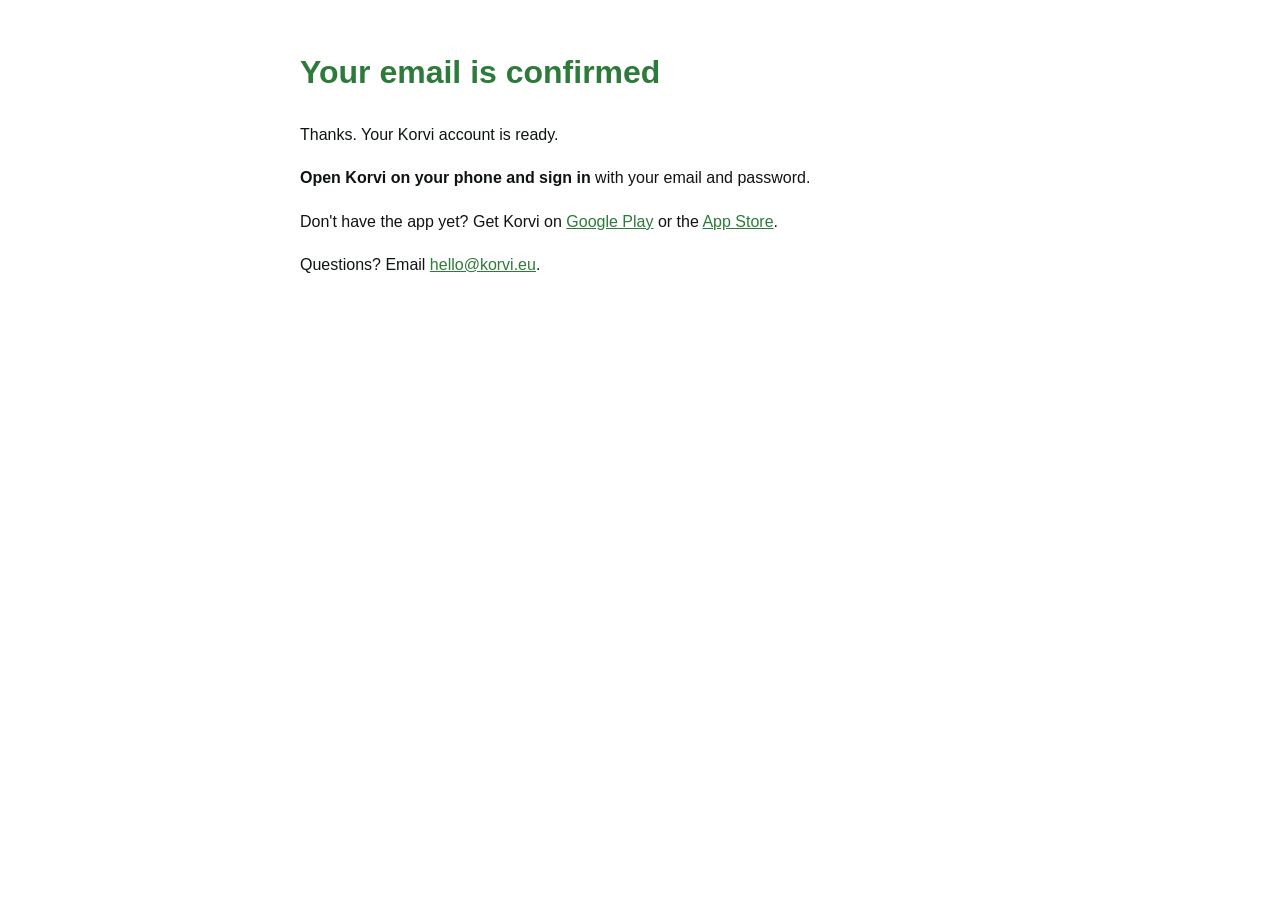
<file: confirmed.html>
<!DOCTYPE html>
<html lang="en">
<head>
<meta charset="UTF-8">
<meta name="viewport" content="width=device-width, initial-scale=1.0">
<title>Korvi — Email confirmed</title>
<meta name="description" content="Your Korvi email address is confirmed.">
<link rel="canonical" href="https://korvi.eu/confirmed.html">
<meta property="og:type" content="website">
<meta property="og:site_name" content="Korvi">
<meta property="og:url" content="https://korvi.eu/confirmed.html">
<meta property="og:title" content="Korvi — Email confirmed">
<meta property="og:description" content="Your Korvi email address is confirmed.">
<meta property="og:image" content="https://korvi.eu/og-default.png">
<meta property="og:image:width" content="1200">
<meta property="og:image:height" content="630">
<meta property="og:locale" content="en_GB">
<meta name="twitter:card" content="summary_large_image">
<meta name="twitter:title" content="Korvi — Email confirmed">
<meta name="twitter:description" content="Get help with Korvi: contact details, Korvi Plus, deleting your account, reporting a recipe, privacy and which shops Korvi uses.">
<meta name="twitter:image" content="https://korvi.eu/og-default.png">
<link rel="icon" type="image/svg+xml" href="/favicon.svg">
<link rel="icon" type="image/png" sizes="64x64" href="/favicon.png">
<link rel="apple-touch-icon" href="/apple-touch-icon.png">
<style>
  body { font-family: -apple-system, BlinkMacSystemFont, 'Segoe UI', Roboto, sans-serif; max-width: 680px; margin: 0 auto; padding: 24px; color: #0F1413; line-height: 1.7; }
  h1 { color: #2D7A3A; }
  h2 { color: #0F1413; margin-top: 32px; }
  a { color: #2D7A3A; }
  .card { background: #F6F6F3; border-radius: 16px; padding: 24px; margin: 24px 0; }
  .card h3 { margin-top: 0; }
  .updated { color: #6B7572; font-size: 14px; }
</style>
<meta name="robots" content="noindex">
</head>
<body>
<h1>Your email is confirmed</h1>
<p>Thanks. Your Korvi account is ready.</p>
<p><strong>Open Korvi on your phone and sign in</strong> with your email and password.</p>
<p id="open-wrap" hidden><a id="open-app" href="korvi://auth/callback">Open Korvi</a></p>
<p>Don't have the app yet? Get Korvi on <a href="https://play.google.com/store/apps/details?id=eu.korvi.app">Google Play</a> or the <a href="https://apps.apple.com/app/id6788116102">App Store</a>.</p>
<p>Questions? Email <a href="mailto:hello@korvi.eu">hello@korvi.eu</a>.</p>
<script>
(function () {
  var target = 'korvi://auth/callback' + window.location.search + window.location.hash;
  var link = document.getElementById('open-app');
  link.href = target;
  if (/Android|iPhone|iPad|iPod/i.test(navigator.userAgent)) {
    document.getElementById('open-wrap').hidden = false;
    window.location.replace(target);
  }
})();
</script>
</body>
</html>
</file>
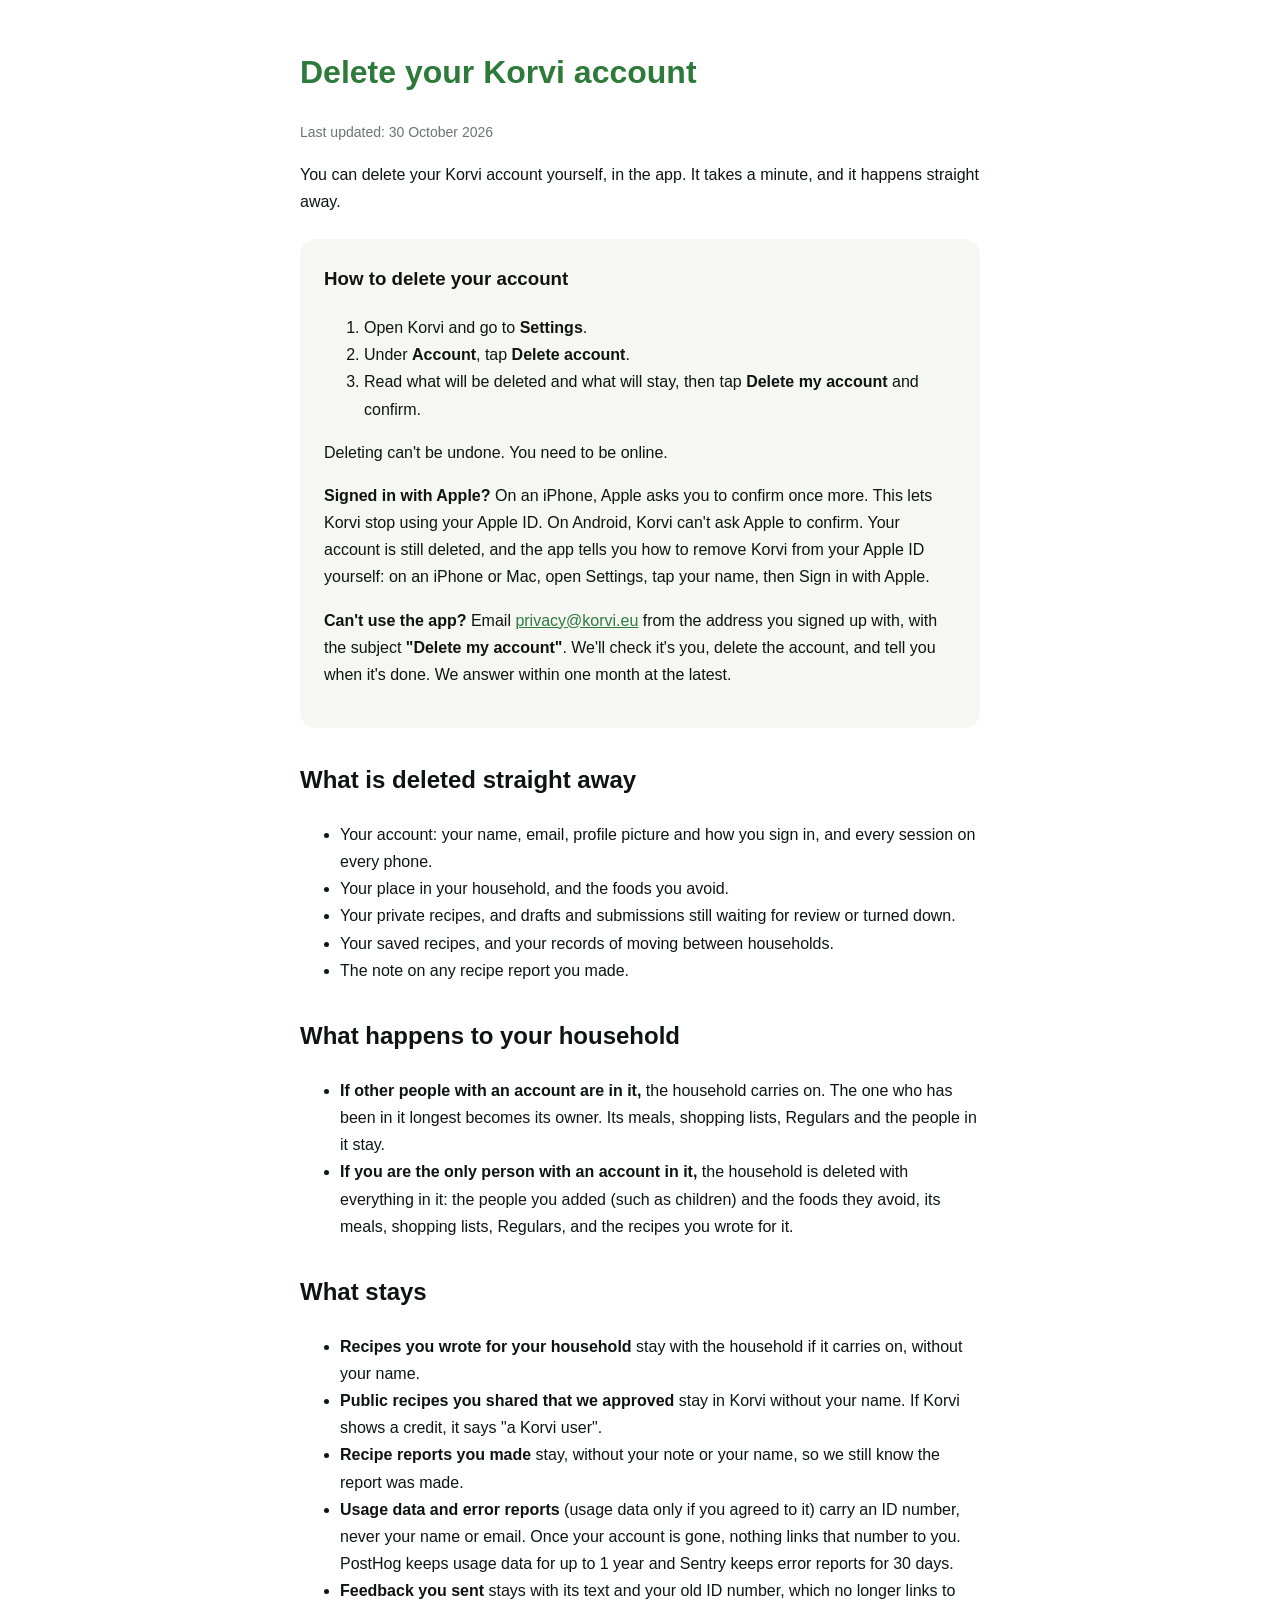
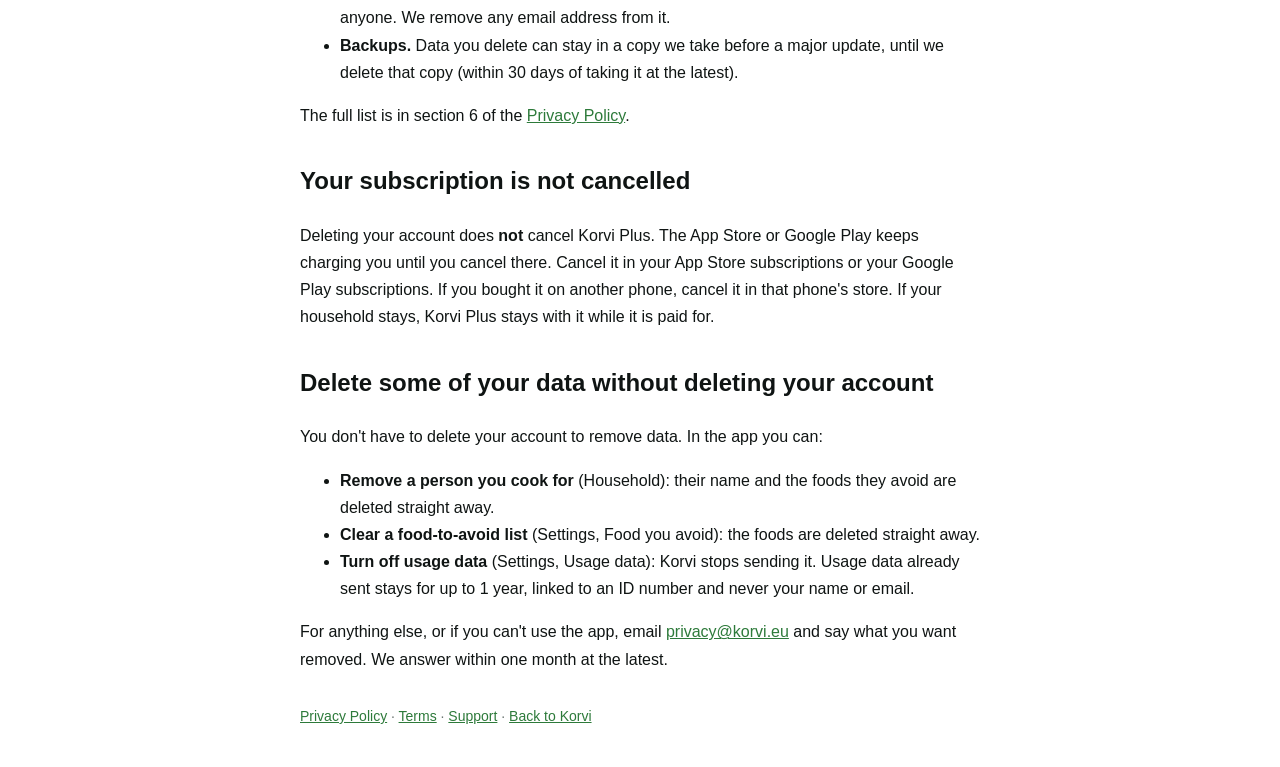
<file: delete-account.html>
<!DOCTYPE html>
<html lang="en">
<head>
<meta charset="UTF-8">
<meta name="viewport" content="width=device-width, initial-scale=1.0">
<title>Korvi — Delete Your Account</title>
<meta name="description" content="How to delete your Korvi account in the app, what is deleted straight away, what stays, and how to delete some of your data without deleting your account.">
<link rel="canonical" href="https://korvi.eu/delete-account.html">
<meta property="og:type" content="website">
<meta property="og:site_name" content="Korvi">
<meta property="og:url" content="https://korvi.eu/delete-account.html">
<meta property="og:title" content="Korvi — Delete Your Account">
<meta property="og:description" content="How to delete your Korvi account in the app, what is deleted straight away, what stays, and how to delete some of your data without deleting your account.">
<meta property="og:image" content="https://korvi.eu/og-default.png">
<meta property="og:image:width" content="1200">
<meta property="og:image:height" content="630">
<meta property="og:locale" content="en_GB">
<meta name="twitter:card" content="summary_large_image">
<meta name="twitter:title" content="Korvi — Delete Your Account">
<meta name="twitter:description" content="How to delete your Korvi account in the app, what is deleted straight away, what stays, and how to delete some of your data without deleting your account.">
<meta name="twitter:image" content="https://korvi.eu/og-default.png">
<link rel="icon" type="image/svg+xml" href="/favicon.svg">
<link rel="icon" type="image/png" sizes="64x64" href="/favicon.png">
<link rel="apple-touch-icon" href="/apple-touch-icon.png">
<style>
  body { font-family: -apple-system, BlinkMacSystemFont, 'Segoe UI', Roboto, sans-serif; max-width: 680px; margin: 0 auto; padding: 24px; color: #0F1413; line-height: 1.7; }
  h1 { color: #2D7A3A; }
  h2 { color: #0F1413; margin-top: 32px; }
  a { color: #2D7A3A; }
  .card { background: #F6F6F3; border-radius: 16px; padding: 24px; margin: 24px 0; }
  .card h3 { margin-top: 0; }
  .updated { color: #6B7572; font-size: 14px; }
</style>
</head>
<body>
<h1>Delete your Korvi account</h1>
<p class="updated">Last updated: 30 October 2026</p>

<p>You can delete your Korvi account yourself, in the app. It takes a minute, and it happens straight away.</p>

<div class="card">
<h3>How to delete your account</h3>
<ol>
  <li>Open Korvi and go to <strong>Settings</strong>.</li>
  <li>Under <strong>Account</strong>, tap <strong>Delete account</strong>.</li>
  <li>Read what will be deleted and what will stay, then tap <strong>Delete my account</strong> and confirm.</li>
</ol>
<p>Deleting can't be undone. You need to be online.</p>
<p><strong>Signed in with Apple?</strong> On an iPhone, Apple asks you to confirm once more. This lets Korvi stop using your Apple ID. On Android, Korvi can't ask Apple to confirm. Your account is still deleted, and the app tells you how to remove Korvi from your Apple ID yourself: on an iPhone or Mac, open Settings, tap your name, then Sign in with Apple.</p>
<p><strong>Can't use the app?</strong> Email <a href="mailto:privacy@korvi.eu">privacy@korvi.eu</a> from the address you signed up with, with the subject <strong>"Delete my account"</strong>. We'll check it's you, delete the account, and tell you when it's done. We answer within one month at the latest.</p>
</div>

<h2>What is deleted straight away</h2>
<ul>
  <li>Your account: your name, email, profile picture and how you sign in, and every session on every phone.</li>
  <li>Your place in your household, and the foods you avoid.</li>
  <li>Your private recipes, and drafts and submissions still waiting for review or turned down.</li>
  <li>Your saved recipes, and your records of moving between households.</li>
  <li>The note on any recipe report you made.</li>
</ul>

<h2>What happens to your household</h2>
<ul>
  <li><strong>If other people with an account are in it,</strong> the household carries on. The one who has been in it longest becomes its owner. Its meals, shopping lists, Regulars and the people in it stay.</li>
  <li><strong>If you are the only person with an account in it,</strong> the household is deleted with everything in it: the people you added (such as children) and the foods they avoid, its meals, shopping lists, Regulars, and the recipes you wrote for it.</li>
</ul>

<h2>What stays</h2>
<ul>
  <li><strong>Recipes you wrote for your household</strong> stay with the household if it carries on, without your name.</li>
  <li><strong>Public recipes you shared that we approved</strong> stay in Korvi without your name. If Korvi shows a credit, it says "a Korvi user".</li>
  <li><strong>Recipe reports you made</strong> stay, without your note or your name, so we still know the report was made.</li>
  <li><strong>Usage data and error reports</strong> (usage data only if you agreed to it) carry an ID number, never your name or email. Once your account is gone, nothing links that number to you. PostHog keeps usage data for up to 1 year and Sentry keeps error reports for 30 days.</li>
  <li><strong>Feedback you sent</strong> stays with its text and your old ID number, which no longer links to anyone. We remove any email address from it.</li>
  <li><strong>Backups.</strong> Data you delete can stay in a copy we take before a major update, until we delete that copy (within 30 days of taking it at the latest).</li>
</ul>
<p>The full list is in section 6 of the <a href="/privacy.html">Privacy Policy</a>.</p>

<h2>Your subscription is not cancelled</h2>
<p>Deleting your account does <strong>not</strong> cancel Korvi Plus. The App Store or Google Play keeps charging you until you cancel there. Cancel it in your App Store subscriptions or your Google Play subscriptions. If you bought it on another phone, cancel it in that phone's store. If your household stays, Korvi Plus stays with it while it is paid for.</p>

<h2 id="some-data">Delete some of your data without deleting your account</h2>
<p>You don't have to delete your account to remove data. In the app you can:</p>
<ul>
  <li><strong>Remove a person you cook for</strong> (Household): their name and the foods they avoid are deleted straight away.</li>
  <li><strong>Clear a food-to-avoid list</strong> (Settings, Food you avoid): the foods are deleted straight away.</li>
  <li><strong>Turn off usage data</strong> (Settings, Usage data): Korvi stops sending it. Usage data already sent stays for up to 1 year, linked to an ID number and never your name or email.</li>
</ul>
<p>For anything else, or if you can't use the app, email <a href="mailto:privacy@korvi.eu">privacy@korvi.eu</a> and say what you want removed. We answer within one month at the latest.</p>

<p style="margin-top: 32px; font-size: 14px; color: #6B7572;">
  <a href="/privacy.html">Privacy Policy</a> · <a href="/terms.html">Terms</a> · <a href="/support.html">Support</a> · <a href="/">Back to Korvi</a>
</p>
</body>
</html>
</file>
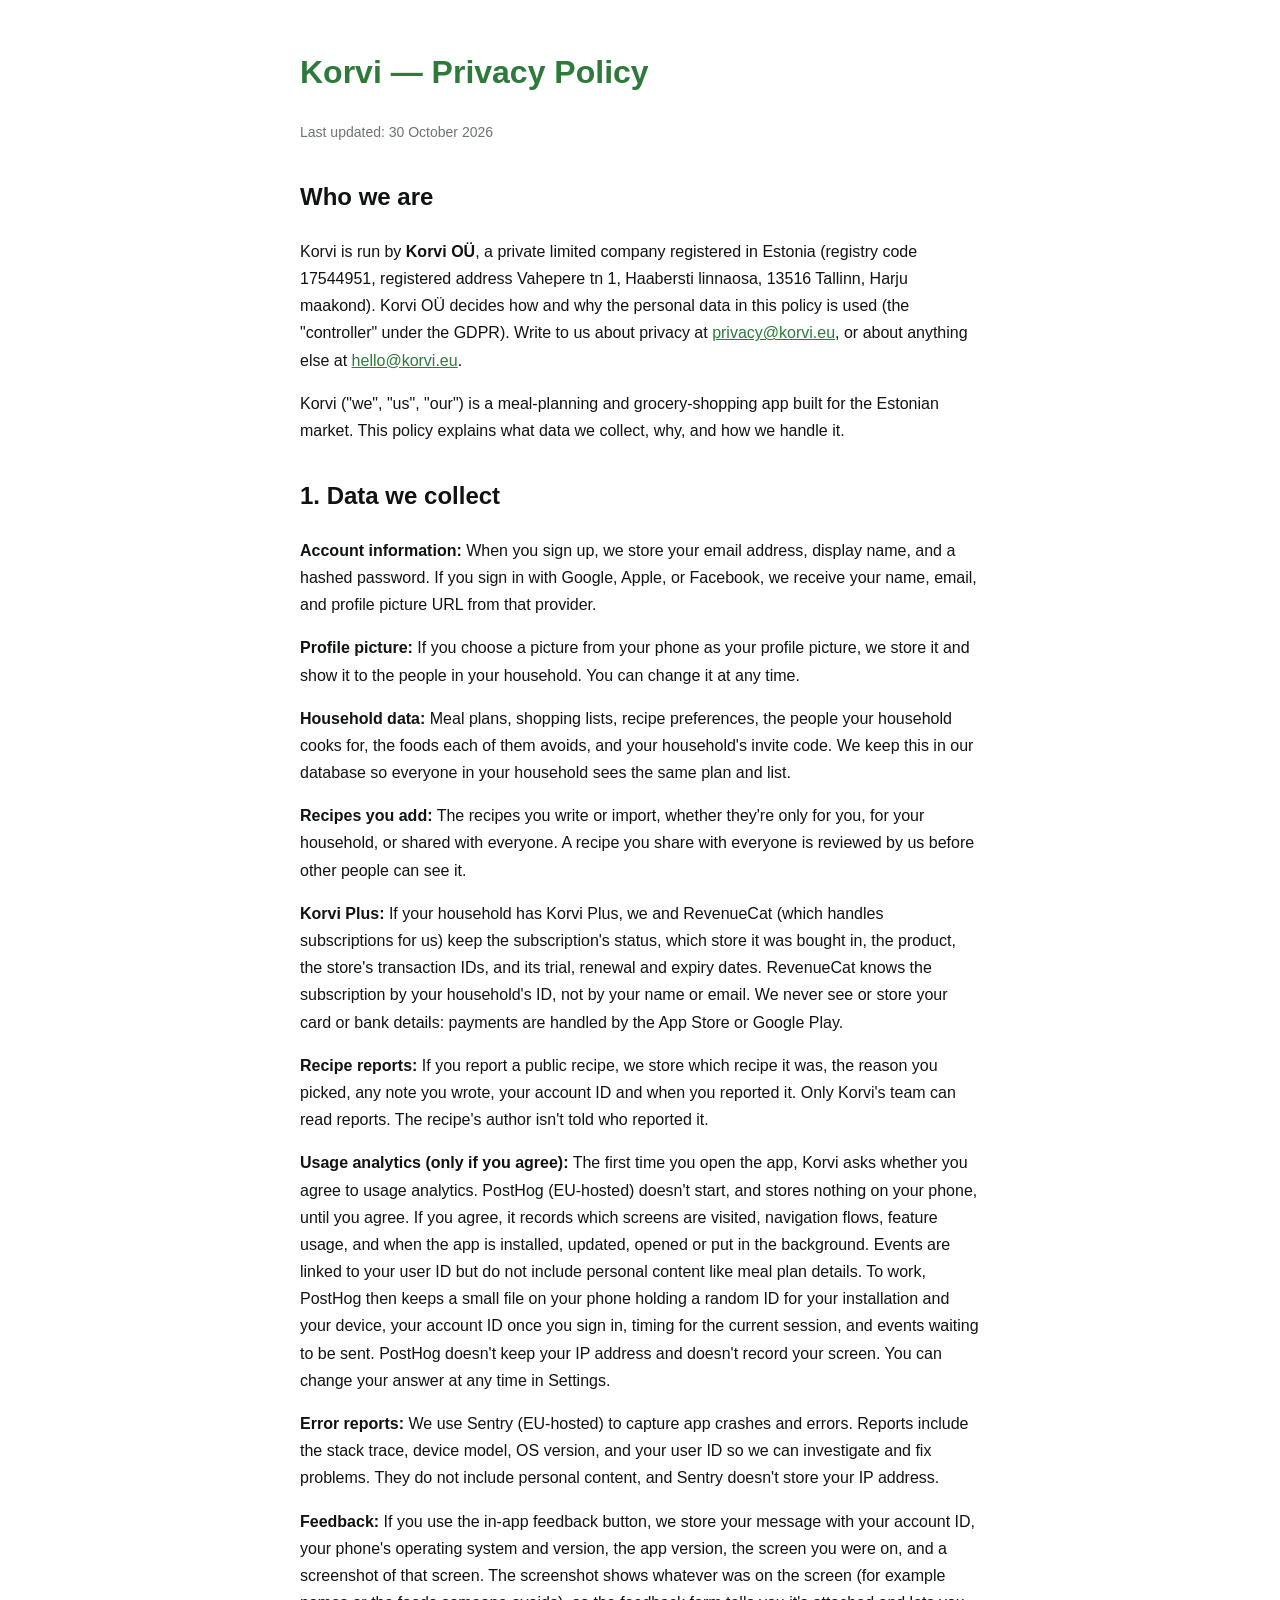
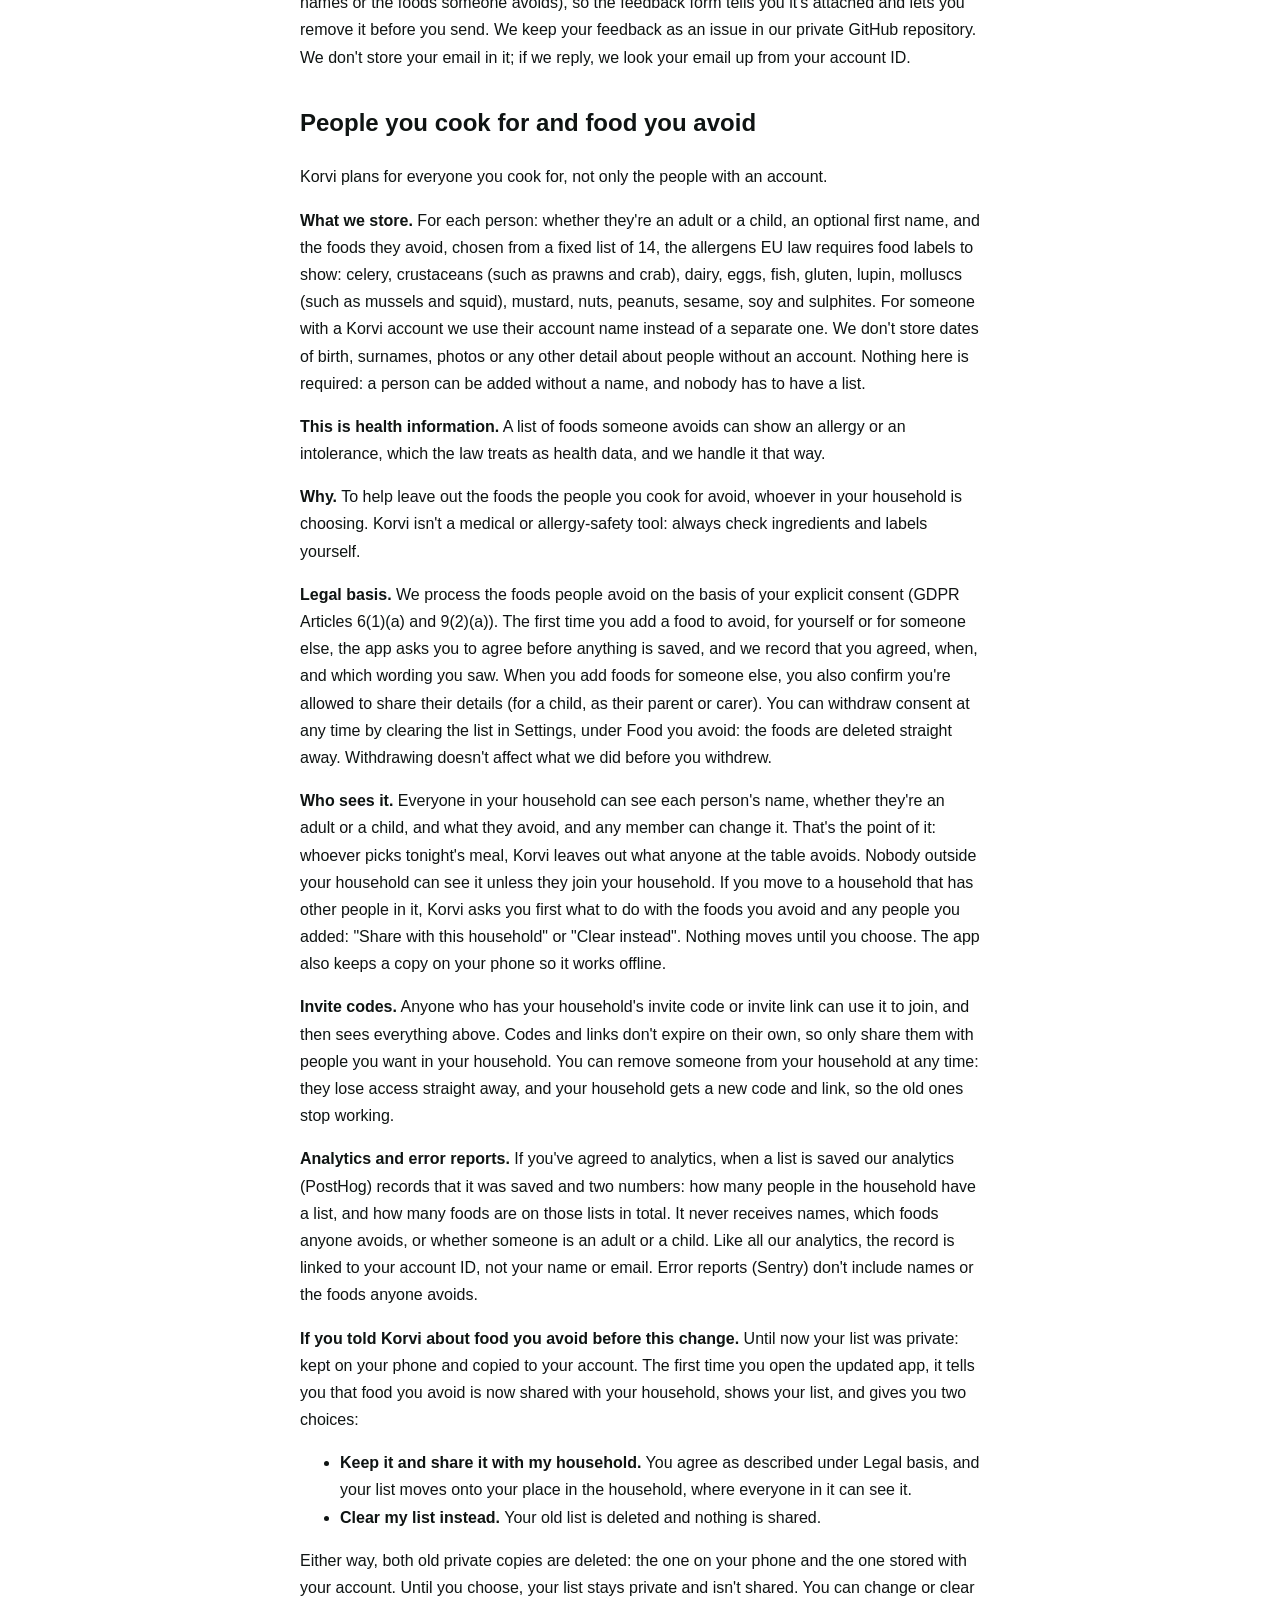
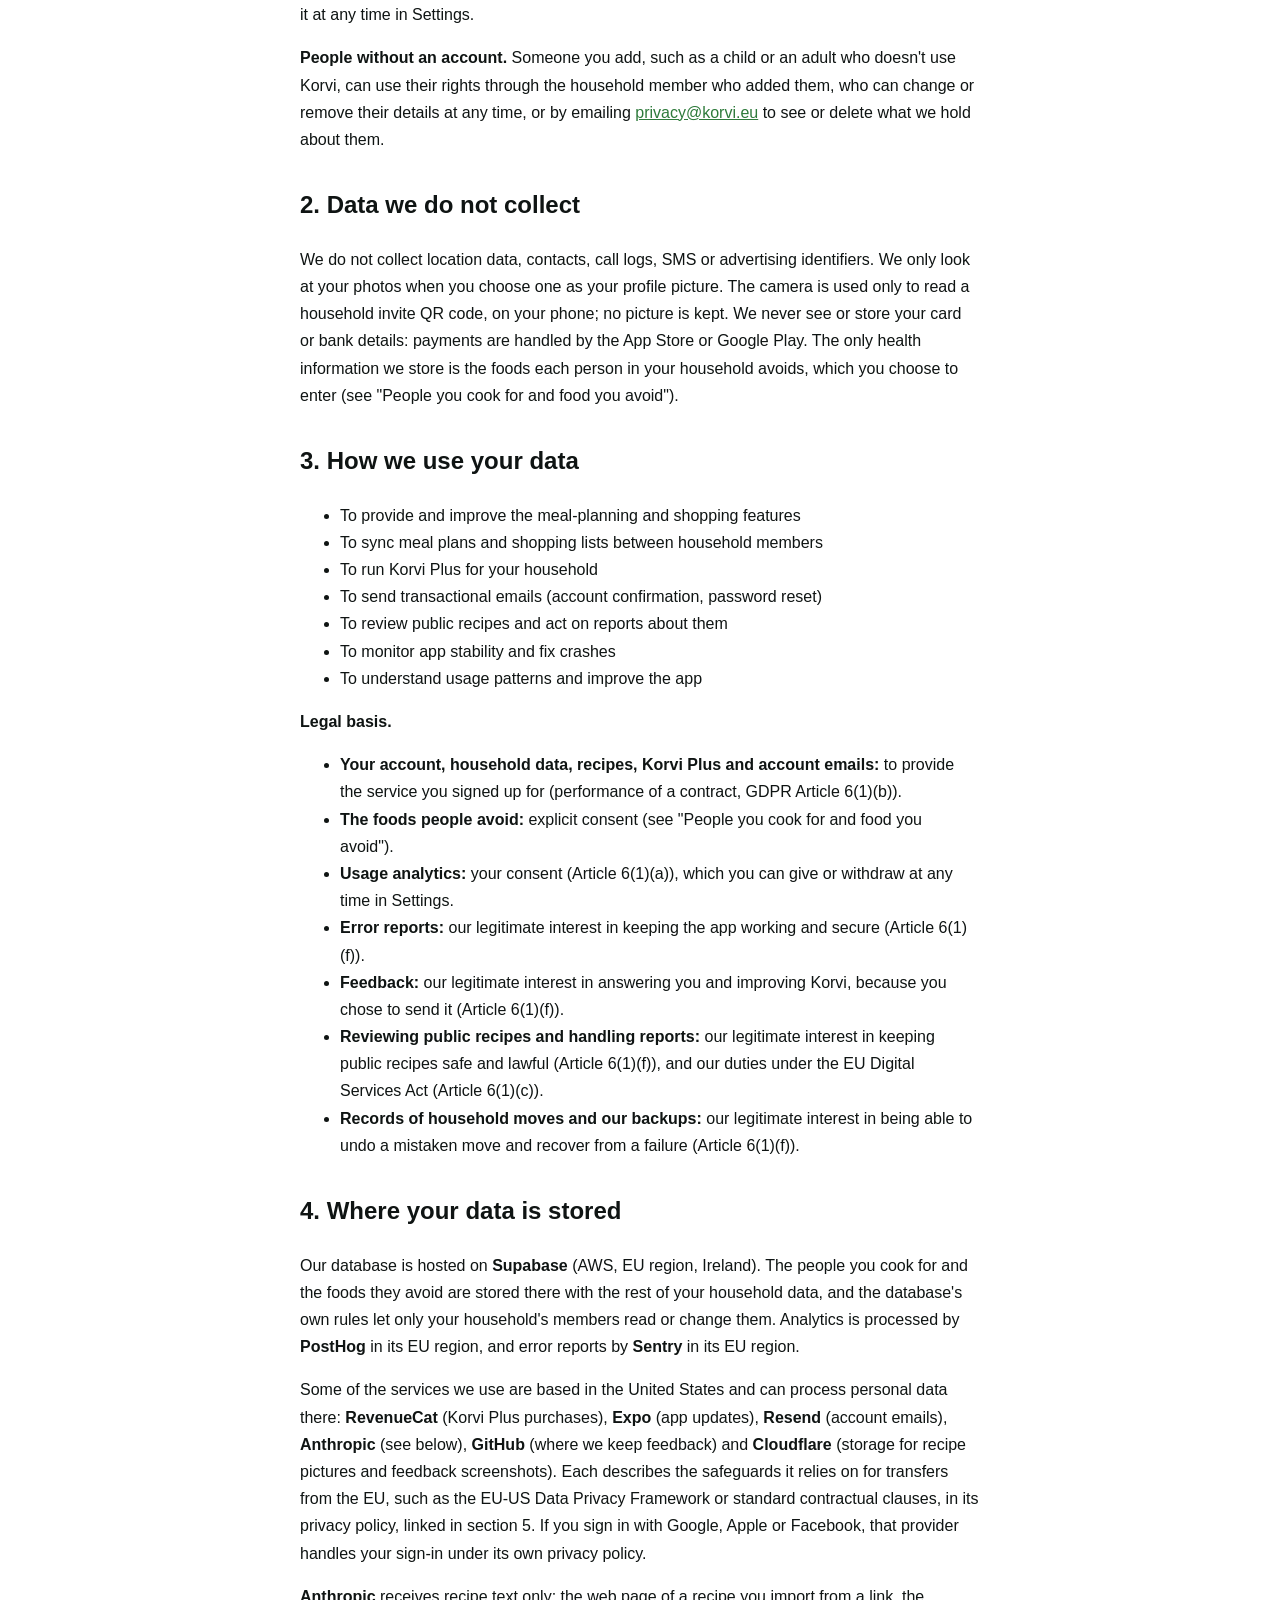
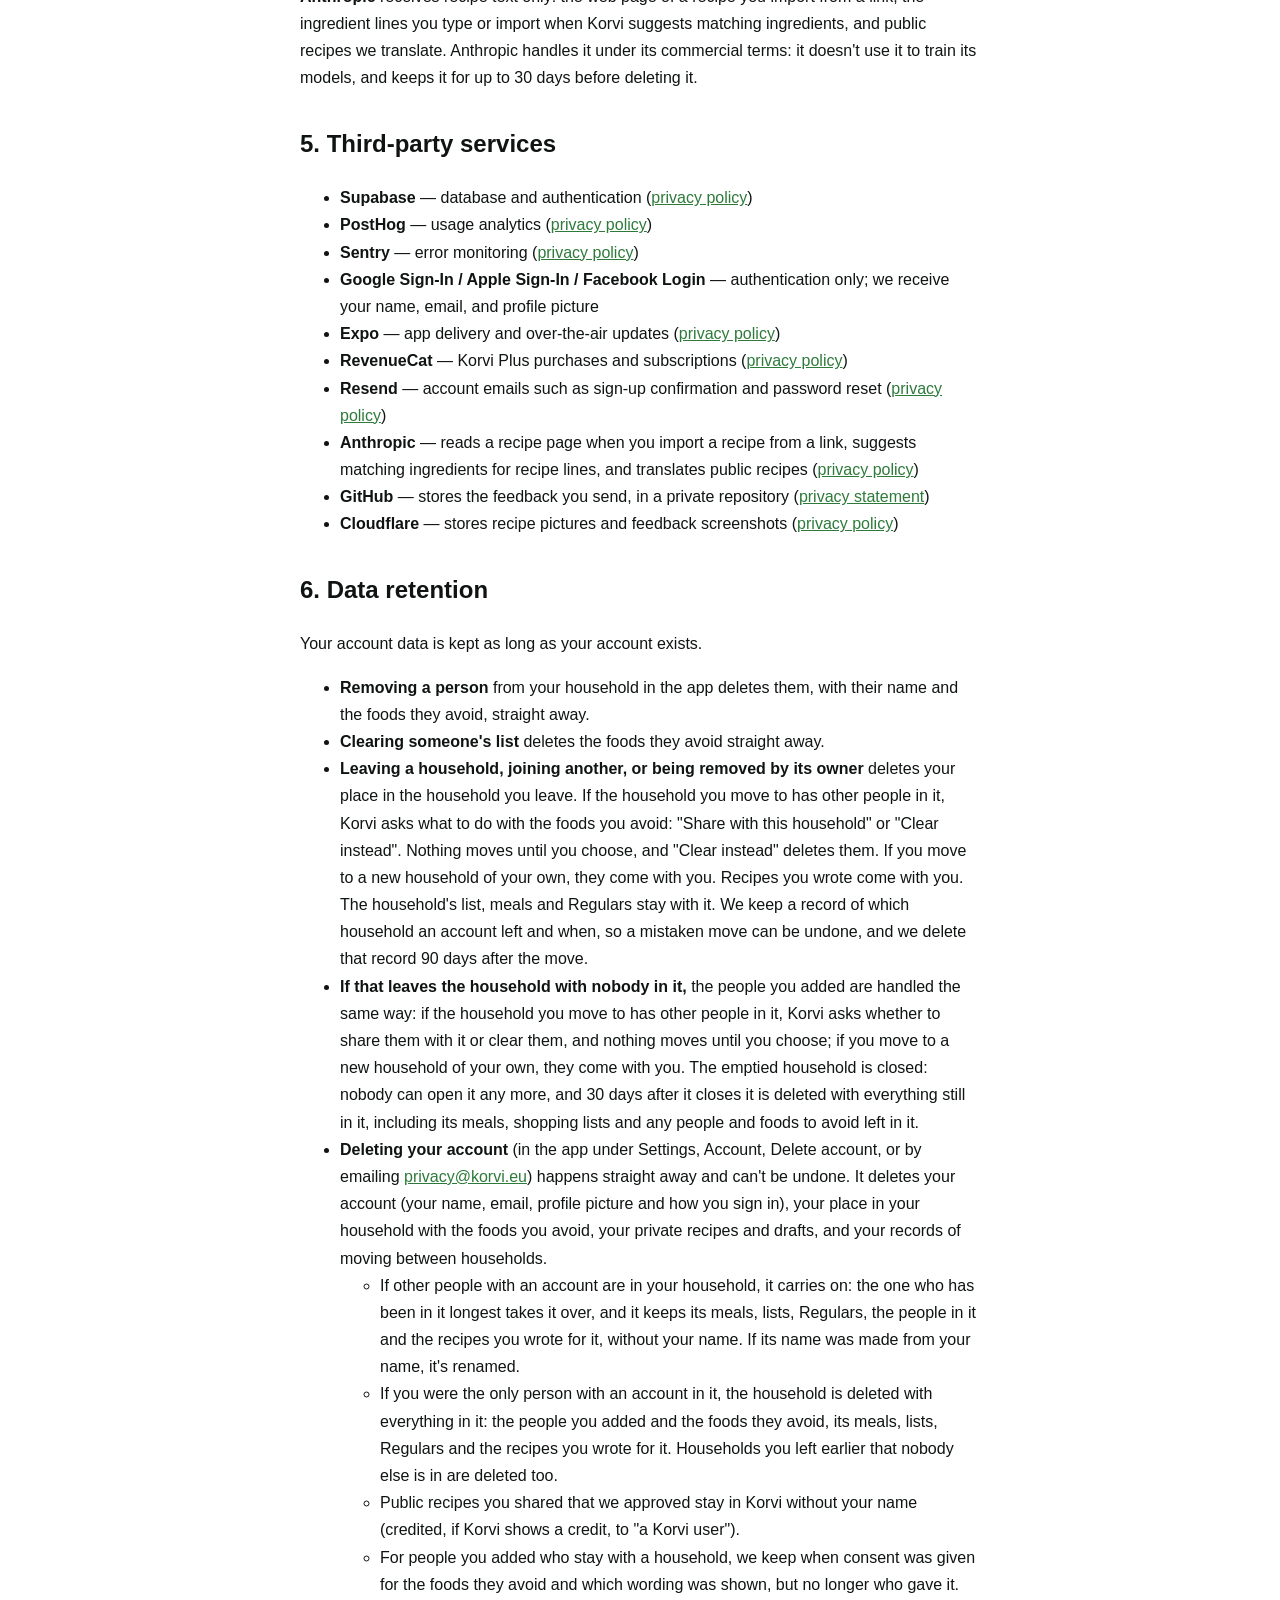
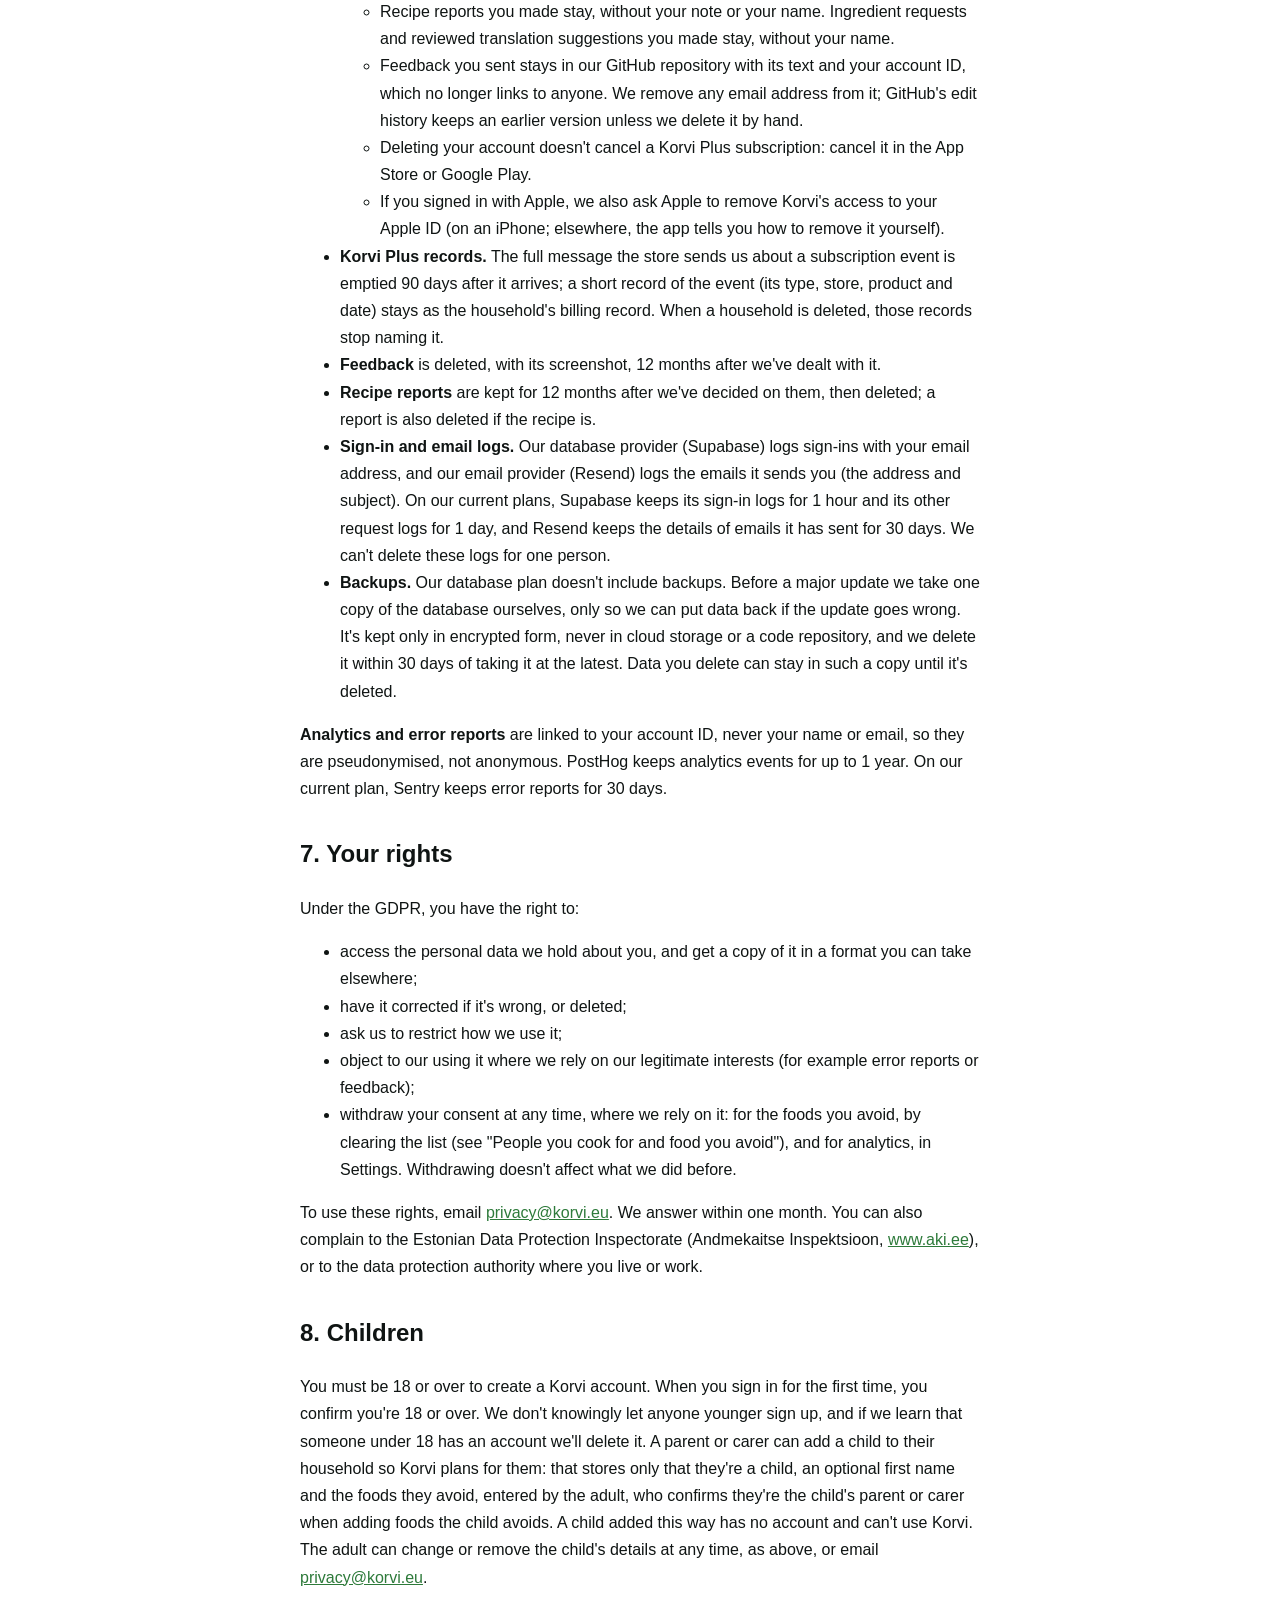
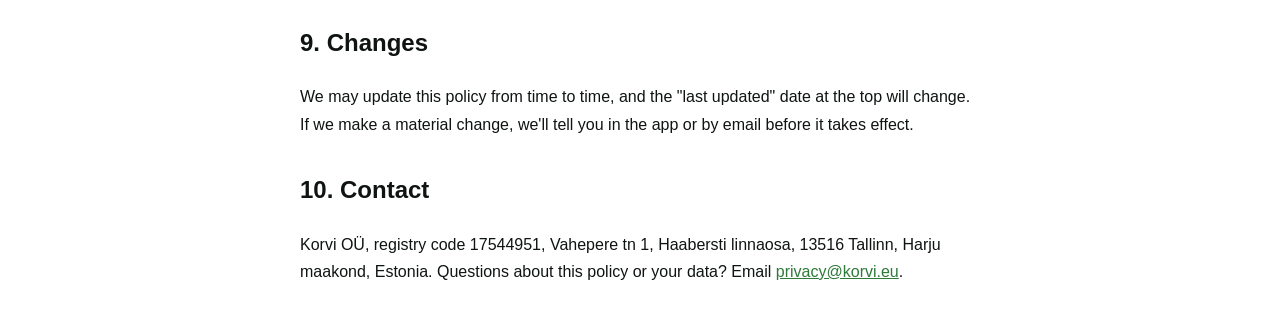
<file: privacy.html>
<!DOCTYPE html>
<html lang="en">
<head>
<meta charset="UTF-8">
<meta name="viewport" content="width=device-width, initial-scale=1.0">
<title>Korvi — Privacy Policy</title>
<meta name="description" content="What data Korvi collects, why, where it is stored, and your rights under the GDPR.">
<link rel="canonical" href="https://korvi.eu/privacy.html">
<meta property="og:type" content="website">
<meta property="og:site_name" content="Korvi">
<meta property="og:url" content="https://korvi.eu/privacy.html">
<meta property="og:title" content="Korvi — Privacy Policy">
<meta property="og:description" content="What data Korvi collects, why, where it is stored, and your rights under the GDPR.">
<meta property="og:image" content="https://korvi.eu/og-default.png">
<meta property="og:image:width" content="1200">
<meta property="og:image:height" content="630">
<meta property="og:locale" content="en_GB">
<meta name="twitter:card" content="summary_large_image">
<meta name="twitter:title" content="Korvi — Privacy Policy">
<meta name="twitter:description" content="What data Korvi collects, why, where it is stored, and your rights under the GDPR.">
<meta name="twitter:image" content="https://korvi.eu/og-default.png">
<link rel="icon" type="image/svg+xml" href="/favicon.svg">
<link rel="icon" type="image/png" sizes="64x64" href="/favicon.png">
<link rel="apple-touch-icon" href="/apple-touch-icon.png">
<style>
  body { font-family: -apple-system, BlinkMacSystemFont, 'Segoe UI', Roboto, sans-serif; max-width: 680px; margin: 0 auto; padding: 24px; color: #0F1413; line-height: 1.7; }
  h1 { color: #2D7A3A; }
  h2 { color: #0F1413; margin-top: 32px; }
  a { color: #2D7A3A; }
  .updated { color: #6B7572; font-size: 14px; }
</style>
</head>
<body>
<h1>Korvi — Privacy Policy</h1>
<p class="updated">Last updated: 30 October 2026</p>

<h2>Who we are</h2>
<p>Korvi is run by <strong>Korvi OÜ</strong>, a private limited company registered in Estonia (registry code 17544951, registered address Vahepere tn 1, Haabersti linnaosa, 13516 Tallinn, Harju maakond). Korvi OÜ decides how and why the personal data in this policy is used (the "controller" under the GDPR). Write to us about privacy at <a href="mailto:privacy@korvi.eu">privacy@korvi.eu</a>, or about anything else at <a href="mailto:hello@korvi.eu">hello@korvi.eu</a>.</p>
<p>Korvi ("we", "us", "our") is a meal-planning and grocery-shopping app built for the Estonian market. This policy explains what data we collect, why, and how we handle it.</p>

<h2>1. Data we collect</h2>
<p><strong>Account information:</strong> When you sign up, we store your email address, display name, and a hashed password. If you sign in with Google, Apple, or Facebook, we receive your name, email, and profile picture URL from that provider.</p>
<p><strong>Profile picture:</strong> If you choose a picture from your phone as your profile picture, we store it and show it to the people in your household. You can change it at any time.</p>
<p><strong>Household data:</strong> Meal plans, shopping lists, recipe preferences, the people your household cooks for, the foods each of them avoids, and your household's invite code. We keep this in our database so everyone in your household sees the same plan and list.</p>
<p><strong>Recipes you add:</strong> The recipes you write or import, whether they're only for you, for your household, or shared with everyone. A recipe you share with everyone is reviewed by us before other people can see it.</p>
<p><strong>Korvi Plus:</strong> If your household has Korvi Plus, we and RevenueCat (which handles subscriptions for us) keep the subscription's status, which store it was bought in, the product, the store's transaction IDs, and its trial, renewal and expiry dates. RevenueCat knows the subscription by your household's ID, not by your name or email. We never see or store your card or bank details: payments are handled by the App Store or Google Play.</p>
<p><strong>Recipe reports:</strong> If you report a public recipe, we store which recipe it was, the reason you picked, any note you wrote, your account ID and when you reported it. Only Korvi's team can read reports. The recipe's author isn't told who reported it.</p>
<p><strong>Usage analytics (only if you agree):</strong> The first time you open the app, Korvi asks whether you agree to usage analytics. PostHog (EU-hosted) doesn't start, and stores nothing on your phone, until you agree. If you agree, it records which screens are visited, navigation flows, feature usage, and when the app is installed, updated, opened or put in the background. Events are linked to your user ID but do not include personal content like meal plan details. To work, PostHog then keeps a small file on your phone holding a random ID for your installation and your device, your account ID once you sign in, timing for the current session, and events waiting to be sent. PostHog doesn't keep your IP address and doesn't record your screen. You can change your answer at any time in Settings.</p>
<p><strong>Error reports:</strong> We use Sentry (EU-hosted) to capture app crashes and errors. Reports include the stack trace, device model, OS version, and your user ID so we can investigate and fix problems. They do not include personal content, and Sentry doesn't store your IP address.</p>
<p><strong>Feedback:</strong> If you use the in-app feedback button, we store your message with your account ID, your phone's operating system and version, the app version, the screen you were on, and a screenshot of that screen. The screenshot shows whatever was on the screen (for example names or the foods someone avoids), so the feedback form tells you it's attached and lets you remove it before you send. We keep your feedback as an issue in our private GitHub repository. We don't store your email in it; if we reply, we look your email up from your account ID.</p>

<h2>People you cook for and food you avoid</h2>
<p>Korvi plans for everyone you cook for, not only the people with an account.</p>
<p><strong>What we store.</strong> For each person: whether they're an adult or a child, an optional first name, and the foods they avoid, chosen from a fixed list of 14, the allergens EU law requires food labels to show: celery, crustaceans (such as prawns and crab), dairy, eggs, fish, gluten, lupin, molluscs (such as mussels and squid), mustard, nuts, peanuts, sesame, soy and sulphites. For someone with a Korvi account we use their account name instead of a separate one. We don't store dates of birth, surnames, photos or any other detail about people without an account. Nothing here is required: a person can be added without a name, and nobody has to have a list.</p>
<p><strong>This is health information.</strong> A list of foods someone avoids can show an allergy or an intolerance, which the law treats as health data, and we handle it that way.</p>
<p><strong>Why.</strong> To help leave out the foods the people you cook for avoid, whoever in your household is choosing. Korvi isn't a medical or allergy-safety tool: always check ingredients and labels yourself.</p>
<p><strong>Legal basis.</strong> We process the foods people avoid on the basis of your explicit consent (GDPR Articles 6(1)(a) and 9(2)(a)). The first time you add a food to avoid, for yourself or for someone else, the app asks you to agree before anything is saved, and we record that you agreed, when, and which wording you saw. When you add foods for someone else, you also confirm you're allowed to share their details (for a child, as their parent or carer). You can withdraw consent at any time by clearing the list in Settings, under Food you avoid: the foods are deleted straight away. Withdrawing doesn't affect what we did before you withdrew.</p>
<p><strong>Who sees it.</strong> Everyone in your household can see each person's name, whether they're an adult or a child, and what they avoid, and any member can change it. That's the point of it: whoever picks tonight's meal, Korvi leaves out what anyone at the table avoids. Nobody outside your household can see it unless they join your household. If you move to a household that has other people in it, Korvi asks you first what to do with the foods you avoid and any people you added: "Share with this household" or "Clear instead". Nothing moves until you choose. The app also keeps a copy on your phone so it works offline.</p>
<p><strong>Invite codes.</strong> Anyone who has your household's invite code or invite link can use it to join, and then sees everything above. Codes and links don't expire on their own, so only share them with people you want in your household. You can remove someone from your household at any time: they lose access straight away, and your household gets a new code and link, so the old ones stop working.</p>
<p><strong>Analytics and error reports.</strong> If you've agreed to analytics, when a list is saved our analytics (PostHog) records that it was saved and two numbers: how many people in the household have a list, and how many foods are on those lists in total. It never receives names, which foods anyone avoids, or whether someone is an adult or a child. Like all our analytics, the record is linked to your account ID, not your name or email. Error reports (Sentry) don't include names or the foods anyone avoids.</p>
<p><strong>If you told Korvi about food you avoid before this change.</strong> Until now your list was private: kept on your phone and copied to your account. The first time you open the updated app, it tells you that food you avoid is now shared with your household, shows your list, and gives you two choices:</p>
<ul>
  <li><strong>Keep it and share it with my household.</strong> You agree as described under Legal basis, and your list moves onto your place in the household, where everyone in it can see it.</li>
  <li><strong>Clear my list instead.</strong> Your old list is deleted and nothing is shared.</li>
</ul>
<p>Either way, both old private copies are deleted: the one on your phone and the one stored with your account. Until you choose, your list stays private and isn't shared. You can change or clear it at any time in Settings.</p>
<p><strong>People without an account.</strong> Someone you add, such as a child or an adult who doesn't use Korvi, can use their rights through the household member who added them, who can change or remove their details at any time, or by emailing <a href="mailto:privacy@korvi.eu">privacy@korvi.eu</a> to see or delete what we hold about them.</p>

<h2>2. Data we do not collect</h2>
<p>We do not collect location data, contacts, call logs, SMS or advertising identifiers. We only look at your photos when you choose one as your profile picture. The camera is used only to read a household invite QR code, on your phone; no picture is kept. We never see or store your card or bank details: payments are handled by the App Store or Google Play. The only health information we store is the foods each person in your household avoids, which you choose to enter (see "People you cook for and food you avoid").</p>

<h2>3. How we use your data</h2>
<ul>
  <li>To provide and improve the meal-planning and shopping features</li>
  <li>To sync meal plans and shopping lists between household members</li>
  <li>To run Korvi Plus for your household</li>
  <li>To send transactional emails (account confirmation, password reset)</li>
  <li>To review public recipes and act on reports about them</li>
  <li>To monitor app stability and fix crashes</li>
  <li>To understand usage patterns and improve the app</li>
</ul>
<p><strong>Legal basis.</strong></p>
<ul>
  <li><strong>Your account, household data, recipes, Korvi Plus and account emails:</strong> to provide the service you signed up for (performance of a contract, GDPR Article 6(1)(b)).</li>
  <li><strong>The foods people avoid:</strong> explicit consent (see "People you cook for and food you avoid").</li>
  <li><strong>Usage analytics:</strong> your consent (Article 6(1)(a)), which you can give or withdraw at any time in Settings.</li>
  <li><strong>Error reports:</strong> our legitimate interest in keeping the app working and secure (Article 6(1)(f)).</li>
  <li><strong>Feedback:</strong> our legitimate interest in answering you and improving Korvi, because you chose to send it (Article 6(1)(f)).</li>
  <li><strong>Reviewing public recipes and handling reports:</strong> our legitimate interest in keeping public recipes safe and lawful (Article 6(1)(f)), and our duties under the EU Digital Services Act (Article 6(1)(c)).</li>
  <li><strong>Records of household moves and our backups:</strong> our legitimate interest in being able to undo a mistaken move and recover from a failure (Article 6(1)(f)).</li>
</ul>

<h2>4. Where your data is stored</h2>
<p>Our database is hosted on <strong>Supabase</strong> (AWS, EU region, Ireland). The people you cook for and the foods they avoid are stored there with the rest of your household data, and the database's own rules let only your household's members read or change them. Analytics is processed by <strong>PostHog</strong> in its EU region, and error reports by <strong>Sentry</strong> in its EU region.</p>
<p>Some of the services we use are based in the United States and can process personal data there: <strong>RevenueCat</strong> (Korvi Plus purchases), <strong>Expo</strong> (app updates), <strong>Resend</strong> (account emails), <strong>Anthropic</strong> (see below), <strong>GitHub</strong> (where we keep feedback) and <strong>Cloudflare</strong> (storage for recipe pictures and feedback screenshots). Each describes the safeguards it relies on for transfers from the EU, such as the EU-US Data Privacy Framework or standard contractual clauses, in its privacy policy, linked in section 5. If you sign in with Google, Apple or Facebook, that provider handles your sign-in under its own privacy policy.</p>
<p><strong>Anthropic</strong> receives recipe text only: the web page of a recipe you import from a link, the ingredient lines you type or import when Korvi suggests matching ingredients, and public recipes we translate. Anthropic handles it under its commercial terms: it doesn't use it to train its models, and keeps it for up to 30 days before deleting it.</p>
<h2>5. Third-party services</h2>
<ul>
  <li><strong>Supabase</strong> — database and authentication (<a href="https://supabase.com/privacy">privacy policy</a>)</li>
  <li><strong>PostHog</strong> — usage analytics (<a href="https://posthog.com/privacy">privacy policy</a>)</li>
  <li><strong>Sentry</strong> — error monitoring (<a href="https://sentry.io/privacy/">privacy policy</a>)</li>
  <li><strong>Google Sign-In / Apple Sign-In / Facebook Login</strong> — authentication only; we receive your name, email, and profile picture</li>
  <li><strong>Expo</strong> — app delivery and over-the-air updates (<a href="https://expo.dev/privacy">privacy policy</a>)</li>
  <li><strong>RevenueCat</strong> — Korvi Plus purchases and subscriptions (<a href="https://www.revenuecat.com/privacy">privacy policy</a>)</li>
  <li><strong>Resend</strong> — account emails such as sign-up confirmation and password reset (<a href="https://resend.com/legal/privacy-policy">privacy policy</a>)</li>
  <li><strong>Anthropic</strong> — reads a recipe page when you import a recipe from a link, suggests matching ingredients for recipe lines, and translates public recipes (<a href="https://www.anthropic.com/legal/privacy">privacy policy</a>)</li>
  <li><strong>GitHub</strong> — stores the feedback you send, in a private repository (<a href="https://docs.github.com/en/site-policy/privacy-policies/github-general-privacy-statement">privacy statement</a>)</li>
  <li><strong>Cloudflare</strong> — stores recipe pictures and feedback screenshots (<a href="https://www.cloudflare.com/privacypolicy/">privacy policy</a>)</li>
</ul>

<h2>6. Data retention</h2>
<p>Your account data is kept as long as your account exists.</p>
<ul>
  <li><strong>Removing a person</strong> from your household in the app deletes them, with their name and the foods they avoid, straight away.</li>
  <li><strong>Clearing someone's list</strong> deletes the foods they avoid straight away.</li>
  <li><strong>Leaving a household, joining another, or being removed by its owner</strong> deletes your place in the household you leave. If the household you move to has other people in it, Korvi asks what to do with the foods you avoid: "Share with this household" or "Clear instead". Nothing moves until you choose, and "Clear instead" deletes them. If you move to a new household of your own, they come with you. Recipes you wrote come with you. The household's list, meals and Regulars stay with it. We keep a record of which household an account left and when, so a mistaken move can be undone, and we delete that record 90 days after the move.</li>
  <li><strong>If that leaves the household with nobody in it,</strong> the people you added are handled the same way: if the household you move to has other people in it, Korvi asks whether to share them with it or clear them, and nothing moves until you choose; if you move to a new household of your own, they come with you. The emptied household is closed: nobody can open it any more, and 30 days after it closes it is deleted with everything still in it, including its meals, shopping lists and any people and foods to avoid left in it.</li>
  <li><strong>Deleting your account</strong> (in the app under Settings, Account, Delete account, or by emailing <a href="mailto:privacy@korvi.eu">privacy@korvi.eu</a>) happens straight away and can't be undone. It deletes your account (your name, email, profile picture and how you sign in), your place in your household with the foods you avoid, your private recipes and drafts, and your records of moving between households.
    <ul>
      <li>If other people with an account are in your household, it carries on: the one who has been in it longest takes it over, and it keeps its meals, lists, Regulars, the people in it and the recipes you wrote for it, without your name. If its name was made from your name, it's renamed.</li>
      <li>If you were the only person with an account in it, the household is deleted with everything in it: the people you added and the foods they avoid, its meals, lists, Regulars and the recipes you wrote for it. Households you left earlier that nobody else is in are deleted too.</li>
      <li>Public recipes you shared that we approved stay in Korvi without your name (credited, if Korvi shows a credit, to "a Korvi user").</li>
      <li>For people you added who stay with a household, we keep when consent was given for the foods they avoid and which wording was shown, but no longer who gave it.</li>
      <li>Recipe reports you made stay, without your note or your name. Ingredient requests and reviewed translation suggestions you made stay, without your name.</li>
      <li>Feedback you sent stays in our GitHub repository with its text and your account ID, which no longer links to anyone. We remove any email address from it; GitHub's edit history keeps an earlier version unless we delete it by hand.</li>
      <li>Deleting your account doesn't cancel a Korvi Plus subscription: cancel it in the App Store or Google Play.</li>
      <li>If you signed in with Apple, we also ask Apple to remove Korvi's access to your Apple ID (on an iPhone; elsewhere, the app tells you how to remove it yourself).</li>
    </ul>
  </li>
  <li><strong>Korvi Plus records.</strong> The full message the store sends us about a subscription event is emptied 90 days after it arrives; a short record of the event (its type, store, product and date) stays as the household's billing record. When a household is deleted, those records stop naming it.</li>
  <li><strong>Feedback</strong> is deleted, with its screenshot, 12 months after we've dealt with it.</li>
  <li><strong>Recipe reports</strong> are kept for 12 months after we've decided on them, then deleted; a report is also deleted if the recipe is.</li>
  <li><strong>Sign-in and email logs.</strong> Our database provider (Supabase) logs sign-ins with your email address, and our email provider (Resend) logs the emails it sends you (the address and subject). On our current plans, Supabase keeps its sign-in logs for 1 hour and its other request logs for 1 day, and Resend keeps the details of emails it has sent for 30 days. We can't delete these logs for one person.</li>
  <li><strong>Backups.</strong> Our database plan doesn't include backups. Before a major update we take one copy of the database ourselves, only so we can put data back if the update goes wrong. It's kept only in encrypted form, never in cloud storage or a code repository, and we delete it within 30 days of taking it at the latest. Data you delete can stay in such a copy until it's deleted.</li>
</ul>
<p><strong>Analytics and error reports</strong> are linked to your account ID, never your name or email, so they are pseudonymised, not anonymous. PostHog keeps analytics events for up to 1 year. On our current plan, Sentry keeps error reports for 30 days.</p>
<h2>7. Your rights</h2>
<p>Under the GDPR, you have the right to:</p>
<ul>
  <li>access the personal data we hold about you, and get a copy of it in a format you can take elsewhere;</li>
  <li>have it corrected if it's wrong, or deleted;</li>
  <li>ask us to restrict how we use it;</li>
  <li>object to our using it where we rely on our legitimate interests (for example error reports or feedback);</li>
  <li>withdraw your consent at any time, where we rely on it: for the foods you avoid, by clearing the list (see "People you cook for and food you avoid"), and for analytics, in Settings. Withdrawing doesn't affect what we did before.</li>
</ul>
<p>To use these rights, email <a href="mailto:privacy@korvi.eu">privacy@korvi.eu</a>. We answer within one month. You can also complain to the Estonian Data Protection Inspectorate (Andmekaitse Inspektsioon, <a href="https://www.aki.ee">www.aki.ee</a>), or to the data protection authority where you live or work.</p>

<h2>8. Children</h2>
<p>You must be 18 or over to create a Korvi account. When you sign in for the first time, you confirm you're 18 or over. We don't knowingly let anyone younger sign up, and if we learn that someone under 18 has an account we'll delete it. A parent or carer can add a child to their household so Korvi plans for them: that stores only that they're a child, an optional first name and the foods they avoid, entered by the adult, who confirms they're the child's parent or carer when adding foods the child avoids. A child added this way has no account and can't use Korvi. The adult can change or remove the child's details at any time, as above, or email <a href="mailto:privacy@korvi.eu">privacy@korvi.eu</a>.</p>

<h2>9. Changes</h2>
<p>We may update this policy from time to time, and the "last updated" date at the top will change. If we make a material change, we'll tell you in the app or by email before it takes effect.</p>

<h2>10. Contact</h2>
<p>Korvi OÜ, registry code 17544951, Vahepere tn 1, Haabersti linnaosa, 13516 Tallinn, Harju maakond, Estonia. Questions about this policy or your data? Email <a href="mailto:privacy@korvi.eu">privacy@korvi.eu</a>.</p>
</body>
</html>
</file>
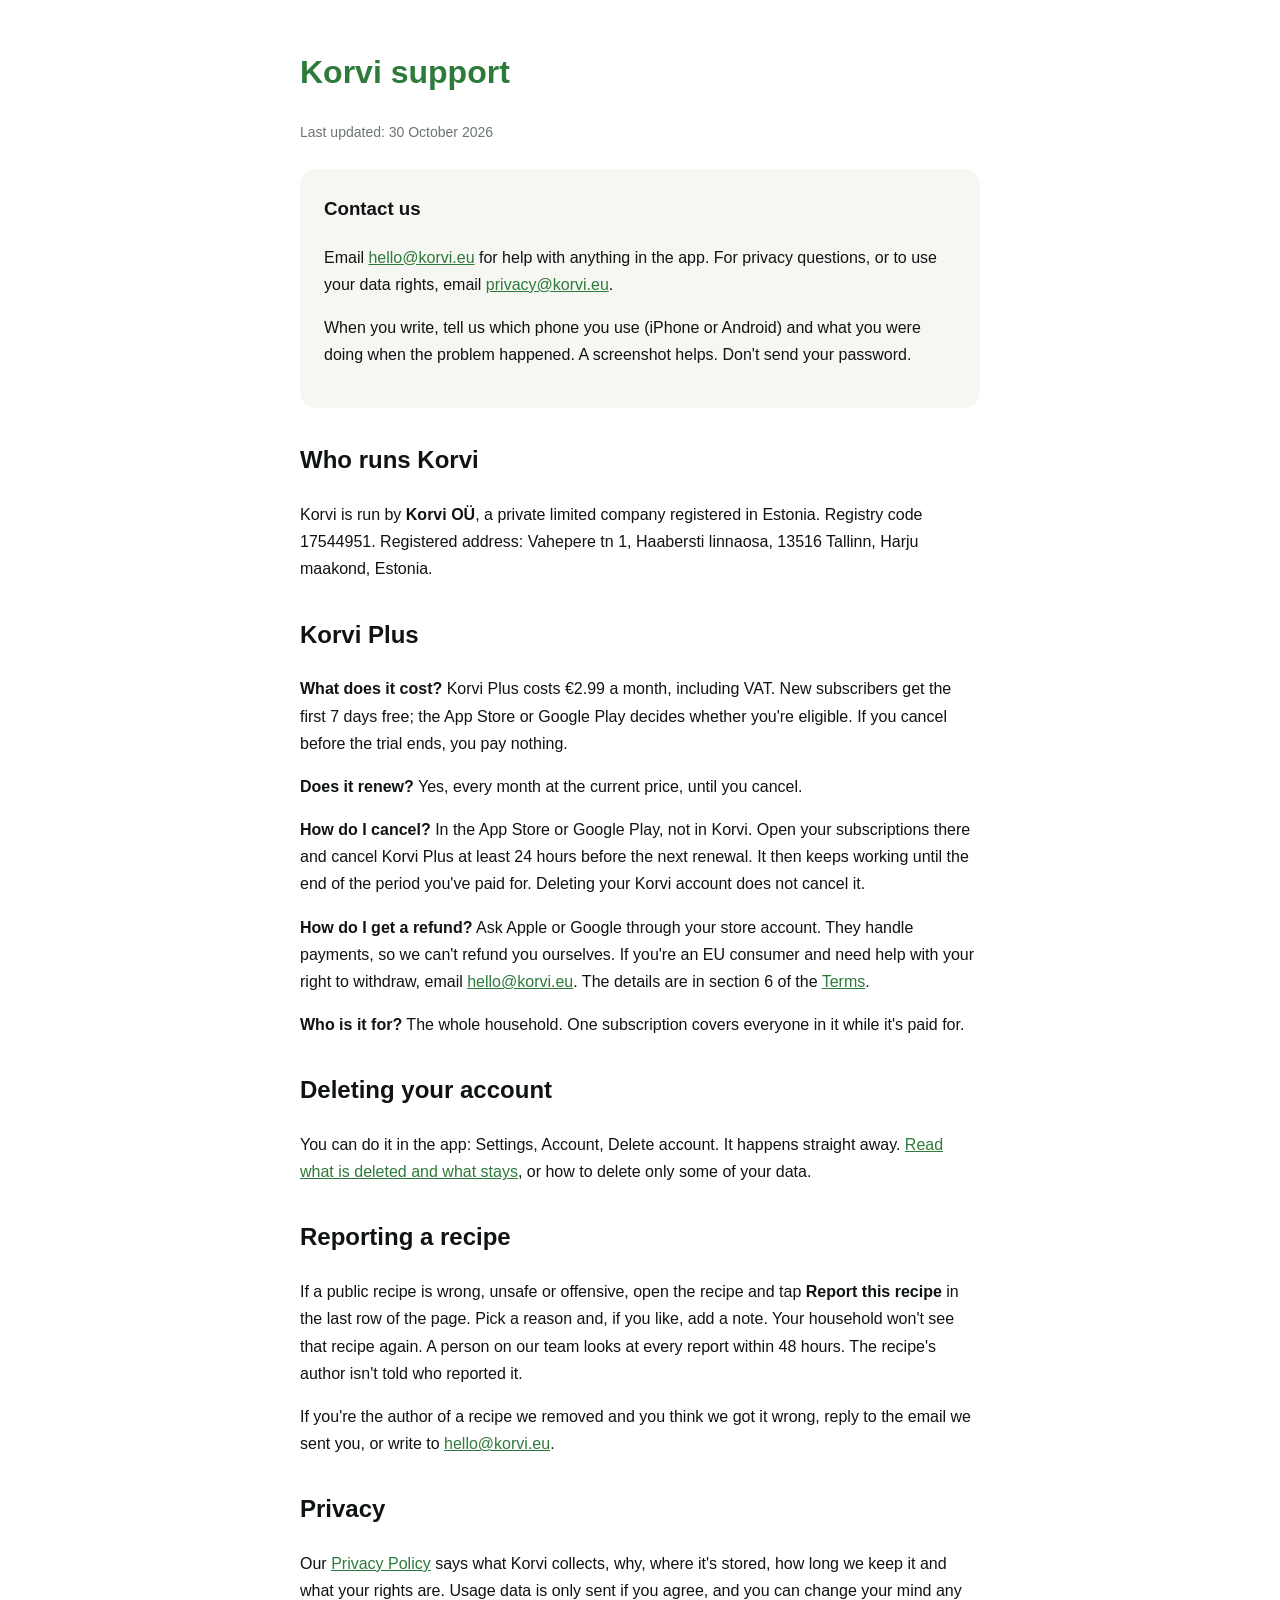
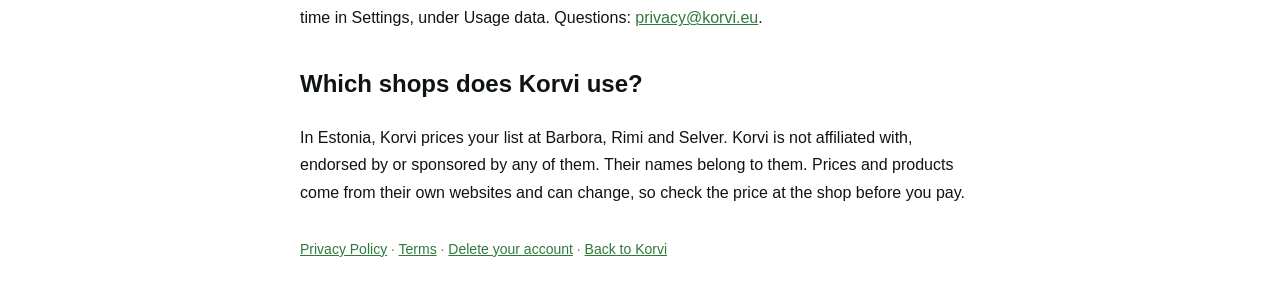
<file: support.html>
<!DOCTYPE html>
<html lang="en">
<head>
<meta charset="UTF-8">
<meta name="viewport" content="width=device-width, initial-scale=1.0">
<title>Korvi — Support</title>
<meta name="description" content="Get help with Korvi: contact details, Korvi Plus, deleting your account, reporting a recipe, privacy and which shops Korvi uses.">
<link rel="canonical" href="https://korvi.eu/support.html">
<meta property="og:type" content="website">
<meta property="og:site_name" content="Korvi">
<meta property="og:url" content="https://korvi.eu/support.html">
<meta property="og:title" content="Korvi — Support">
<meta property="og:description" content="Get help with Korvi: contact details, Korvi Plus, deleting your account, reporting a recipe, privacy and which shops Korvi uses.">
<meta property="og:image" content="https://korvi.eu/og-default.png">
<meta property="og:image:width" content="1200">
<meta property="og:image:height" content="630">
<meta property="og:locale" content="en_GB">
<meta name="twitter:card" content="summary_large_image">
<meta name="twitter:title" content="Korvi — Support">
<meta name="twitter:description" content="Get help with Korvi: contact details, Korvi Plus, deleting your account, reporting a recipe, privacy and which shops Korvi uses.">
<meta name="twitter:image" content="https://korvi.eu/og-default.png">
<link rel="icon" type="image/svg+xml" href="/favicon.svg">
<link rel="icon" type="image/png" sizes="64x64" href="/favicon.png">
<link rel="apple-touch-icon" href="/apple-touch-icon.png">
<style>
  body { font-family: -apple-system, BlinkMacSystemFont, 'Segoe UI', Roboto, sans-serif; max-width: 680px; margin: 0 auto; padding: 24px; color: #0F1413; line-height: 1.7; }
  h1 { color: #2D7A3A; }
  h2 { color: #0F1413; margin-top: 32px; }
  a { color: #2D7A3A; }
  .card { background: #F6F6F3; border-radius: 16px; padding: 24px; margin: 24px 0; }
  .card h3 { margin-top: 0; }
  .updated { color: #6B7572; font-size: 14px; }
</style>
</head>
<body>
<h1>Korvi support</h1>
<p class="updated">Last updated: 30 October 2026</p>

<div class="card">
<h3>Contact us</h3>
<p>Email <a href="mailto:hello@korvi.eu">hello@korvi.eu</a> for help with anything in the app. For privacy questions, or to use your data rights, email <a href="mailto:privacy@korvi.eu">privacy@korvi.eu</a>.</p>
<p>When you write, tell us which phone you use (iPhone or Android) and what you were doing when the problem happened. A screenshot helps. Don't send your password.</p>
</div>

<h2>Who runs Korvi</h2>
<p>Korvi is run by <strong>Korvi OÜ</strong>, a private limited company registered in Estonia. Registry code 17544951. Registered address: Vahepere tn 1, Haabersti linnaosa, 13516 Tallinn, Harju maakond, Estonia.</p>

<h2>Korvi Plus</h2>
<p><strong>What does it cost?</strong> Korvi Plus costs €2.99 a month, including VAT. New subscribers get the first 7 days free; the App Store or Google Play decides whether you're eligible. If you cancel before the trial ends, you pay nothing.</p>
<p><strong>Does it renew?</strong> Yes, every month at the current price, until you cancel.</p>
<p><strong>How do I cancel?</strong> In the App Store or Google Play, not in Korvi. Open your subscriptions there and cancel Korvi Plus at least 24 hours before the next renewal. It then keeps working until the end of the period you've paid for. Deleting your Korvi account does not cancel it.</p>
<p><strong>How do I get a refund?</strong> Ask Apple or Google through your store account. They handle payments, so we can't refund you ourselves. If you're an EU consumer and need help with your right to withdraw, email <a href="mailto:hello@korvi.eu">hello@korvi.eu</a>. The details are in section 6 of the <a href="/terms.html">Terms</a>.</p>
<p><strong>Who is it for?</strong> The whole household. One subscription covers everyone in it while it's paid for.</p>

<h2>Deleting your account</h2>
<p>You can do it in the app: Settings, Account, Delete account. It happens straight away. <a href="/delete-account.html">Read what is deleted and what stays</a>, or how to delete only some of your data.</p>

<h2>Reporting a recipe</h2>
<p>If a public recipe is wrong, unsafe or offensive, open the recipe and tap <strong>Report this recipe</strong> in the last row of the page. Pick a reason and, if you like, add a note. Your household won't see that recipe again. A person on our team looks at every report within 48 hours. The recipe's author isn't told who reported it.</p>
<p>If you're the author of a recipe we removed and you think we got it wrong, reply to the email we sent you, or write to <a href="mailto:hello@korvi.eu">hello@korvi.eu</a>.</p>

<h2>Privacy</h2>
<p>Our <a href="/privacy.html">Privacy Policy</a> says what Korvi collects, why, where it's stored, how long we keep it and what your rights are. Usage data is only sent if you agree, and you can change your mind any time in Settings, under Usage data. Questions: <a href="mailto:privacy@korvi.eu">privacy@korvi.eu</a>.</p>

<h2>Which shops does Korvi use?</h2>
<p>In Estonia, Korvi prices your list at Barbora, Rimi and Selver. Korvi is not affiliated with, endorsed by or sponsored by any of them. Their names belong to them. Prices and products come from their own websites and can change, so check the price at the shop before you pay.</p>

<p style="margin-top: 32px; font-size: 14px; color: #6B7572;">
  <a href="/privacy.html">Privacy Policy</a> · <a href="/terms.html">Terms</a> · <a href="/delete-account.html">Delete your account</a> · <a href="/">Back to Korvi</a>
</p>
</body>
</html>
</file>
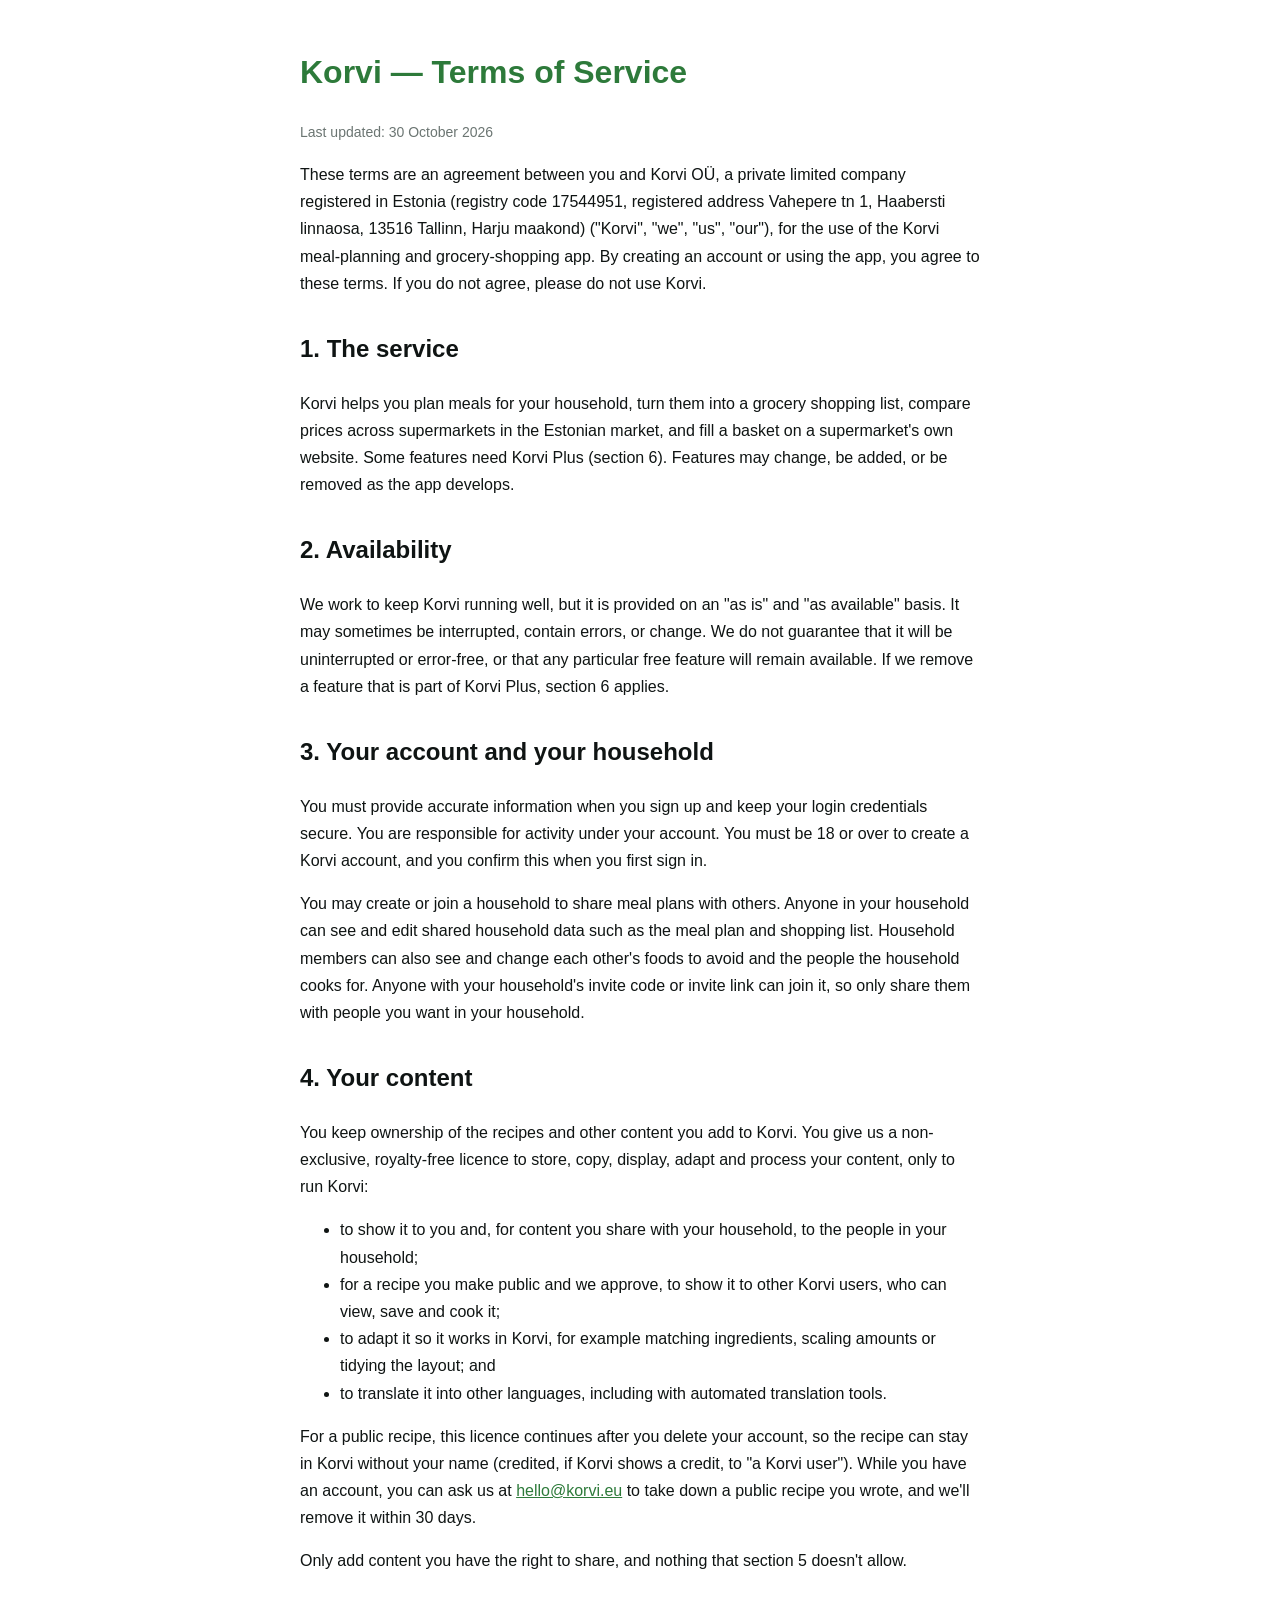
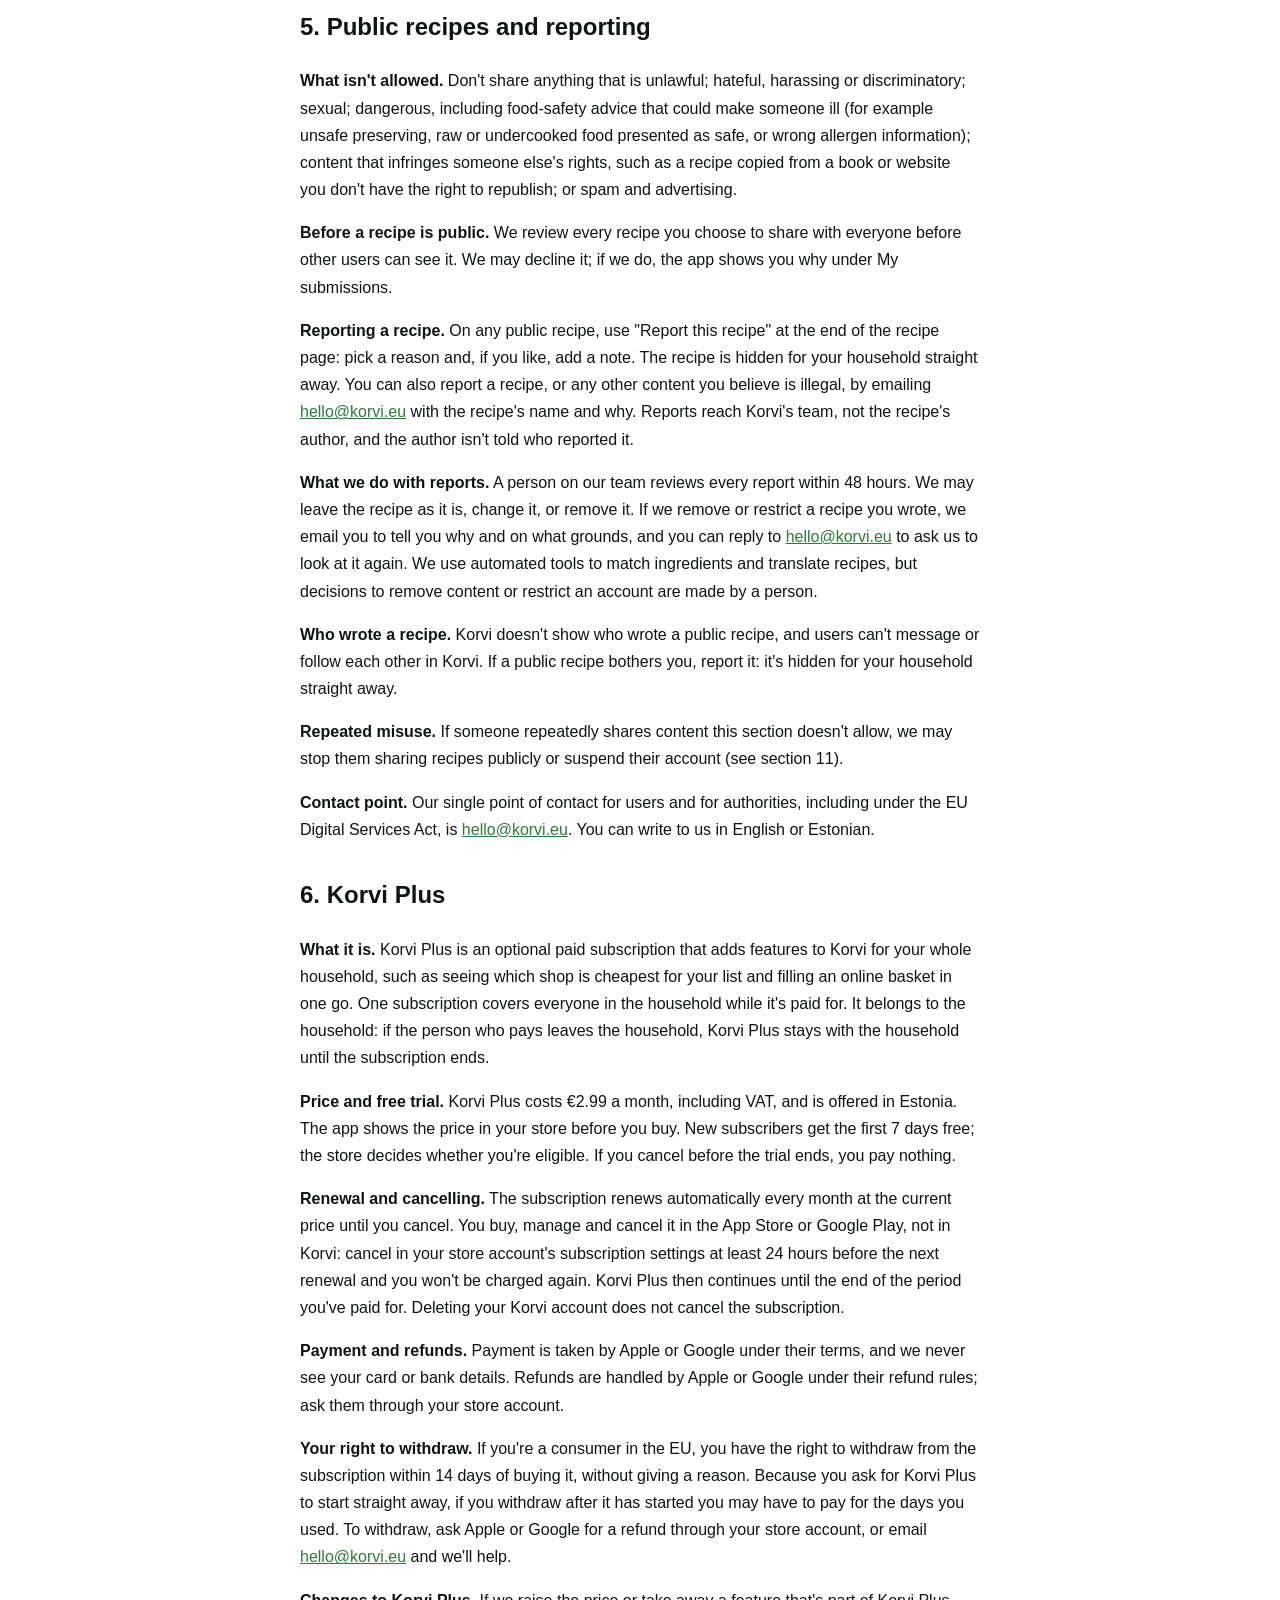
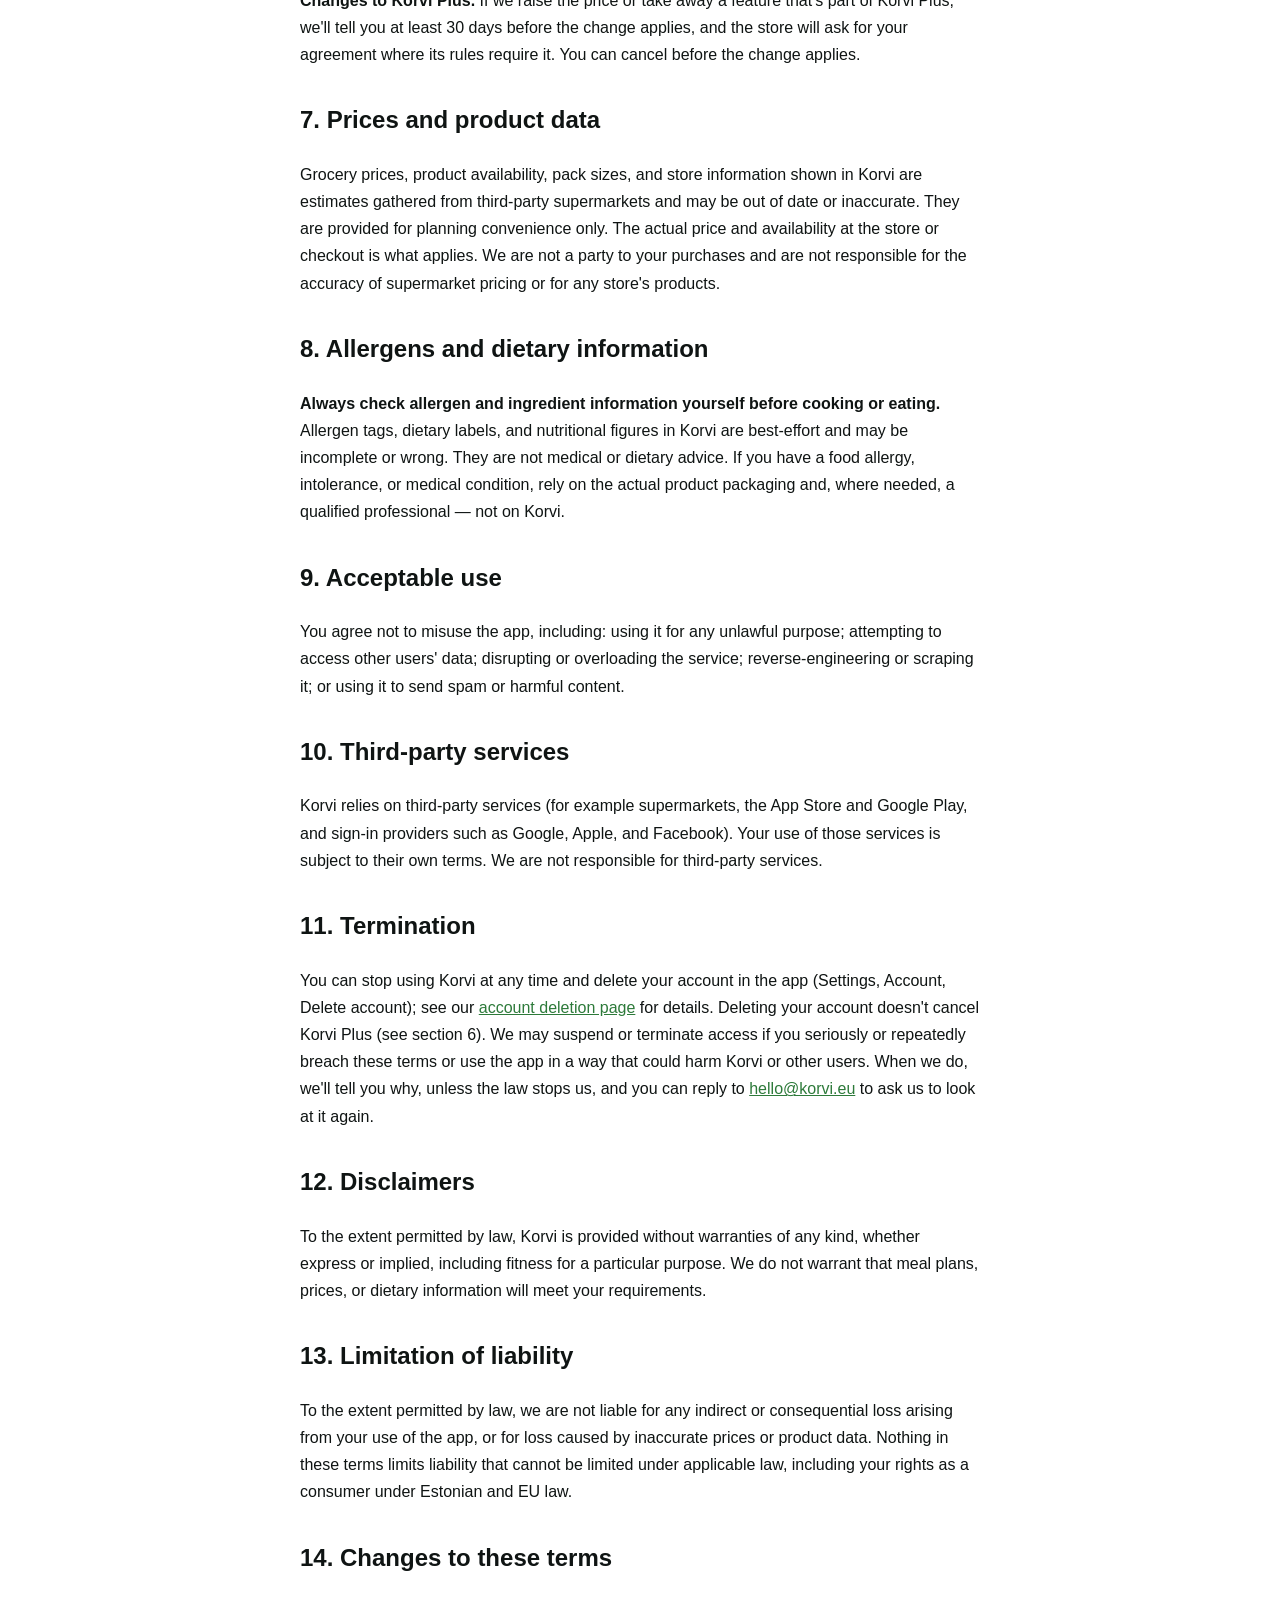
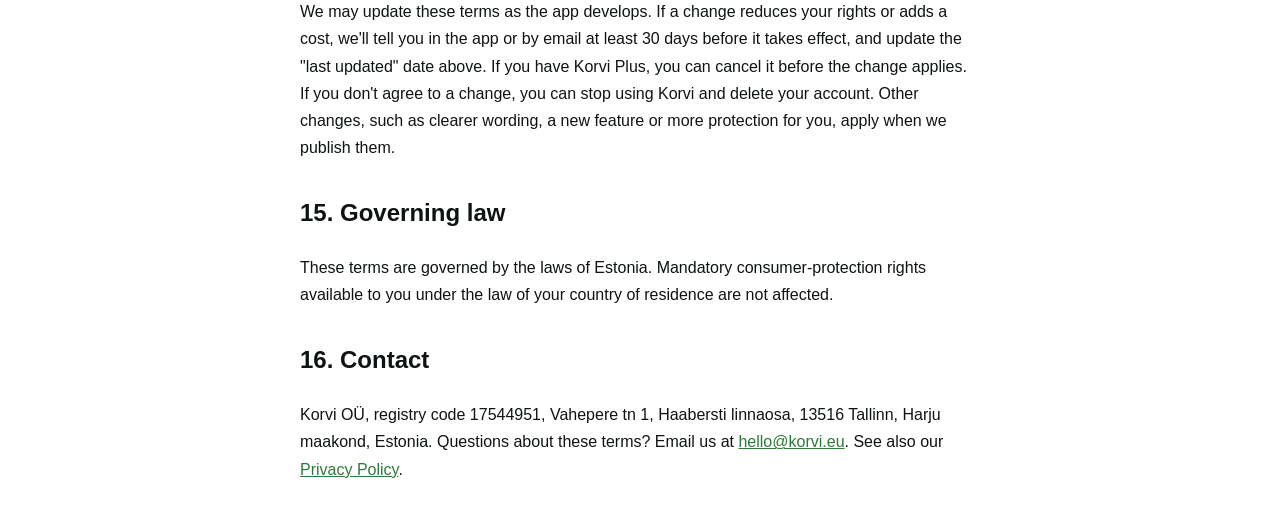
<file: terms.html>
<!DOCTYPE html>
<html lang="en">
<head>
<meta charset="UTF-8">
<meta name="viewport" content="width=device-width, initial-scale=1.0">
<title>Korvi — Terms of Service</title>
<meta name="description" content="The terms that apply when you create an account or use the Korvi meal-planning app.">
<link rel="canonical" href="https://korvi.eu/terms.html">
<meta property="og:type" content="website">
<meta property="og:site_name" content="Korvi">
<meta property="og:url" content="https://korvi.eu/terms.html">
<meta property="og:title" content="Korvi — Terms of Service">
<meta property="og:description" content="The terms that apply when you create an account or use the Korvi meal-planning app.">
<meta property="og:image" content="https://korvi.eu/og-default.png">
<meta property="og:image:width" content="1200">
<meta property="og:image:height" content="630">
<meta property="og:locale" content="en_GB">
<meta name="twitter:card" content="summary_large_image">
<meta name="twitter:title" content="Korvi — Terms of Service">
<meta name="twitter:description" content="The terms that apply when you create an account or use the Korvi meal-planning app.">
<meta name="twitter:image" content="https://korvi.eu/og-default.png">
<link rel="icon" type="image/svg+xml" href="/favicon.svg">
<link rel="icon" type="image/png" sizes="64x64" href="/favicon.png">
<link rel="apple-touch-icon" href="/apple-touch-icon.png">
<style>
  body { font-family: -apple-system, BlinkMacSystemFont, 'Segoe UI', Roboto, sans-serif; max-width: 680px; margin: 0 auto; padding: 24px; color: #0F1413; line-height: 1.7; }
  h1 { color: #2D7A3A; }
  h2 { color: #0F1413; margin-top: 32px; }
  a { color: #2D7A3A; }
  .updated { color: #6B7572; font-size: 14px; }
</style>
</head>
<body>
<h1>Korvi — Terms of Service</h1>
<p class="updated">Last updated: 30 October 2026</p>

<p>These terms are an agreement between you and Korvi OÜ, a private limited company registered in Estonia (registry code 17544951, registered address Vahepere tn 1, Haabersti linnaosa, 13516 Tallinn, Harju maakond) ("Korvi", "we", "us", "our"), for the use of the Korvi meal-planning and grocery-shopping app. By creating an account or using the app, you agree to these terms. If you do not agree, please do not use Korvi.</p>
<h2>1. The service</h2>
<p>Korvi helps you plan meals for your household, turn them into a grocery shopping list, compare prices across supermarkets in the Estonian market, and fill a basket on a supermarket's own website. Some features need Korvi Plus (section 6). Features may change, be added, or be removed as the app develops.</p>

<h2>2. Availability</h2>
<p>We work to keep Korvi running well, but it is provided on an "as is" and "as available" basis. It may sometimes be interrupted, contain errors, or change. We do not guarantee that it will be uninterrupted or error-free, or that any particular free feature will remain available. If we remove a feature that is part of Korvi Plus, section 6 applies.</p>

<h2>3. Your account and your household</h2>
<p>You must provide accurate information when you sign up and keep your login credentials secure. You are responsible for activity under your account. You must be 18 or over to create a Korvi account, and you confirm this when you first sign in.</p>
<p>You may create or join a household to share meal plans with others. Anyone in your household can see and edit shared household data such as the meal plan and shopping list. Household members can also see and change each other's foods to avoid and the people the household cooks for. Anyone with your household's invite code or invite link can join it, so only share them with people you want in your household.</p>

<h2>4. Your content</h2>
<p>You keep ownership of the recipes and other content you add to Korvi. You give us a non-exclusive, royalty-free licence to store, copy, display, adapt and process your content, only to run Korvi:</p>
<ul>
  <li>to show it to you and, for content you share with your household, to the people in your household;</li>
  <li>for a recipe you make public and we approve, to show it to other Korvi users, who can view, save and cook it;</li>
  <li>to adapt it so it works in Korvi, for example matching ingredients, scaling amounts or tidying the layout; and</li>
  <li>to translate it into other languages, including with automated translation tools.</li>
</ul>
<p>For a public recipe, this licence continues after you delete your account, so the recipe can stay in Korvi without your name (credited, if Korvi shows a credit, to "a Korvi user"). While you have an account, you can ask us at <a href="mailto:hello@korvi.eu">hello@korvi.eu</a> to take down a public recipe you wrote, and we'll remove it within 30 days.</p>
<p>Only add content you have the right to share, and nothing that section 5 doesn't allow.</p>

<h2>5. Public recipes and reporting</h2>
<p><strong>What isn't allowed.</strong> Don't share anything that is unlawful; hateful, harassing or discriminatory; sexual; dangerous, including food-safety advice that could make someone ill (for example unsafe preserving, raw or undercooked food presented as safe, or wrong allergen information); content that infringes someone else's rights, such as a recipe copied from a book or website you don't have the right to republish; or spam and advertising.</p>
<p><strong>Before a recipe is public.</strong> We review every recipe you choose to share with everyone before other users can see it. We may decline it; if we do, the app shows you why under My submissions.</p>
<p><strong>Reporting a recipe.</strong> On any public recipe, use "Report this recipe" at the end of the recipe page: pick a reason and, if you like, add a note. The recipe is hidden for your household straight away. You can also report a recipe, or any other content you believe is illegal, by emailing <a href="mailto:hello@korvi.eu">hello@korvi.eu</a> with the recipe's name and why. Reports reach Korvi's team, not the recipe's author, and the author isn't told who reported it.</p>
<p><strong>What we do with reports.</strong> A person on our team reviews every report within 48 hours. We may leave the recipe as it is, change it, or remove it. If we remove or restrict a recipe you wrote, we email you to tell you why and on what grounds, and you can reply to <a href="mailto:hello@korvi.eu">hello@korvi.eu</a> to ask us to look at it again. We use automated tools to match ingredients and translate recipes, but decisions to remove content or restrict an account are made by a person.</p>
<p><strong>Who wrote a recipe.</strong> Korvi doesn't show who wrote a public recipe, and users can't message or follow each other in Korvi. If a public recipe bothers you, report it: it's hidden for your household straight away.</p>
<p><strong>Repeated misuse.</strong> If someone repeatedly shares content this section doesn't allow, we may stop them sharing recipes publicly or suspend their account (see section 11).</p>
<p><strong>Contact point.</strong> Our single point of contact for users and for authorities, including under the EU Digital Services Act, is <a href="mailto:hello@korvi.eu">hello@korvi.eu</a>. You can write to us in English or Estonian.</p>

<h2>6. Korvi Plus</h2>
<p><strong>What it is.</strong> Korvi Plus is an optional paid subscription that adds features to Korvi for your whole household, such as seeing which shop is cheapest for your list and filling an online basket in one go. One subscription covers everyone in the household while it's paid for. It belongs to the household: if the person who pays leaves the household, Korvi Plus stays with the household until the subscription ends.</p>
<p><strong>Price and free trial.</strong> Korvi Plus costs €2.99 a month, including VAT, and is offered in Estonia. The app shows the price in your store before you buy. New subscribers get the first 7 days free; the store decides whether you're eligible. If you cancel before the trial ends, you pay nothing.</p>
<p><strong>Renewal and cancelling.</strong> The subscription renews automatically every month at the current price until you cancel. You buy, manage and cancel it in the App Store or Google Play, not in Korvi: cancel in your store account's subscription settings at least 24 hours before the next renewal and you won't be charged again. Korvi Plus then continues until the end of the period you've paid for. Deleting your Korvi account does not cancel the subscription.</p>
<p><strong>Payment and refunds.</strong> Payment is taken by Apple or Google under their terms, and we never see your card or bank details. Refunds are handled by Apple or Google under their refund rules; ask them through your store account.</p>
<p><strong>Your right to withdraw.</strong> If you're a consumer in the EU, you have the right to withdraw from the subscription within 14 days of buying it, without giving a reason. Because you ask for Korvi Plus to start straight away, if you withdraw after it has started you may have to pay for the days you used. To withdraw, ask Apple or Google for a refund through your store account, or email <a href="mailto:hello@korvi.eu">hello@korvi.eu</a> and we'll help.</p>
<p><strong>Changes to Korvi Plus.</strong> If we raise the price or take away a feature that's part of Korvi Plus, we'll tell you at least 30 days before the change applies, and the store will ask for your agreement where its rules require it. You can cancel before the change applies.</p>

<h2>7. Prices and product data</h2>
<p>Grocery prices, product availability, pack sizes, and store information shown in Korvi are estimates gathered from third-party supermarkets and may be out of date or inaccurate. They are provided for planning convenience only. The actual price and availability at the store or checkout is what applies. We are not a party to your purchases and are not responsible for the accuracy of supermarket pricing or for any store's products.</p>

<h2>8. Allergens and dietary information</h2>
<p><strong>Always check allergen and ingredient information yourself before cooking or eating.</strong> Allergen tags, dietary labels, and nutritional figures in Korvi are best-effort and may be incomplete or wrong. They are not medical or dietary advice. If you have a food allergy, intolerance, or medical condition, rely on the actual product packaging and, where needed, a qualified professional — not on Korvi.</p>

<h2>9. Acceptable use</h2>
<p>You agree not to misuse the app, including: using it for any unlawful purpose; attempting to access other users' data; disrupting or overloading the service; reverse-engineering or scraping it; or using it to send spam or harmful content.</p>

<h2>10. Third-party services</h2>
<p>Korvi relies on third-party services (for example supermarkets, the App Store and Google Play, and sign-in providers such as Google, Apple, and Facebook). Your use of those services is subject to their own terms. We are not responsible for third-party services.</p>

<h2>11. Termination</h2>
<p>You can stop using Korvi at any time and delete your account in the app (Settings, Account, Delete account); see our <a href="https://korvi.eu/delete-account.html">account deletion page</a> for details. Deleting your account doesn't cancel Korvi Plus (see section 6). We may suspend or terminate access if you seriously or repeatedly breach these terms or use the app in a way that could harm Korvi or other users. When we do, we'll tell you why, unless the law stops us, and you can reply to <a href="mailto:hello@korvi.eu">hello@korvi.eu</a> to ask us to look at it again.</p>

<h2>12. Disclaimers</h2>
<p>To the extent permitted by law, Korvi is provided without warranties of any kind, whether express or implied, including fitness for a particular purpose. We do not warrant that meal plans, prices, or dietary information will meet your requirements.</p>

<h2>13. Limitation of liability</h2>
<p>To the extent permitted by law, we are not liable for any indirect or consequential loss arising from your use of the app, or for loss caused by inaccurate prices or product data. Nothing in these terms limits liability that cannot be limited under applicable law, including your rights as a consumer under Estonian and EU law.</p>

<h2>14. Changes to these terms</h2>
<p>We may update these terms as the app develops. If a change reduces your rights or adds a cost, we'll tell you in the app or by email at least 30 days before it takes effect, and update the "last updated" date above. If you have Korvi Plus, you can cancel it before the change applies. If you don't agree to a change, you can stop using Korvi and delete your account. Other changes, such as clearer wording, a new feature or more protection for you, apply when we publish them.</p>

<h2>15. Governing law</h2>
<p>These terms are governed by the laws of Estonia. Mandatory consumer-protection rights available to you under the law of your country of residence are not affected.</p>

<h2>16. Contact</h2>
<p>Korvi OÜ, registry code 17544951, Vahepere tn 1, Haabersti linnaosa, 13516 Tallinn, Harju maakond, Estonia. Questions about these terms? Email us at <a href="mailto:hello@korvi.eu">hello@korvi.eu</a>. See also our <a href="https://korvi.eu/privacy.html">Privacy Policy</a>.</p>

</body>
</html>
</file>
<file: brand.css>
/* Korvi shared brand tokens + primitives.
 *
 * Single source of truth for color/type tokens and the primary button
 * style, extracted from index.html so other pages/services that need to
 * look like Korvi (e.g. korvi-app's share-preview edge function, served
 * from a different origin/repo) can link this file instead of hand-copying
 * hex values that drift out of sync. Keep this file additive-only and
 * small — it's a shared dependency, not a full design system; page-specific
 * layout stays in each page's own stylesheet.
 */

/* ─── Nunito (self-hosted) ────────────────────────────────────────────
 * Matches korvi-app's src/theme/typography.ts: ExtraBold 800 for the
 * "Korvi" wordmark only, SemiBold 600 for headings. Body copy stays on
 * the system stack.
 *
 * Deliberately self-hosted rather than loaded from Google Fonts: the
 * Google Fonts stylesheet is a render-blocking third-party request, and
 * it leaks visitor IPs to a US processor — a GDPR liability for an
 * EU-market site. Only the two weights we actually use are shipped, so
 * never set a font-weight other than 600/800 on Nunito text (anything
 * else gets synthesised and looks wrong).
 *
 * Paths are absolute so they resolve against korvi.eu even when this
 * stylesheet is linked cross-origin (e.g. the share-preview function).
 */
@font-face {
  font-family: 'Nunito';
  font-style: normal;
  font-weight: 600;
  font-display: swap;
  src: url('/fonts/Nunito-SemiBold.woff2') format('woff2');
}
@font-face {
  font-family: 'Nunito';
  font-style: normal;
  font-weight: 800;
  font-display: swap;
  src: url('/fonts/Nunito-ExtraBold.woff2') format('woff2');
}

:root {
  color-scheme: light dark;

  --font-body: -apple-system, BlinkMacSystemFont, 'Segoe UI', Roboto, Helvetica, Arial, sans-serif;
  --font-brand: 'Nunito', -apple-system, BlinkMacSystemFont, 'Segoe UI', Roboto, Helvetica, Arial, sans-serif;

  --green: #2D7A3A;
  --green-dark: #205A2C;
  --mint: #EAF4EC;
  --green-hair: #BCDCC1;
  --lime: #D7EC59;
  --ink: #0F1413;
  /* #68716E, not #6B7572: the old value measured 4.40:1 on --wash (#F6F6F3),
   * under WCAG AA's 4.5:1 for normal text. It passed on white cards (4.76:1)
   * and only failed on the slightly darker page background, which is why it
   * went unnoticed. #68716E clears both (4.64:1 / 5.03:1). Kept deliberately
   * in sync with korvi-app's theme/colors.ts `inkSoft` — one brand token,
   * two repos; change both or neither. */
  --ink-soft: #68716E;
  /* Was #9AA19E — only 2.6:1 on white, well under WCAG AA's 4.5:1 for
   * body text, and it is used for real copy (the "Cook Mode" float label,
   * the 404 hint). #6E7673 is 4.7:1. AA squeezes "faint" and "soft" close
   * together at this lightness; that is the constraint, not an oversight. */
  --ink-faint: #6E7673;
  --hair: #ECECEA;
  --wash: #F6F6F3;
  --white: #FFFFFF;

  /* Always-dark section plate (the "how it works" band + the footer).
   * These are deliberately NOT flipped by the dark-mode block below —
   * the band is a design device that stays dark in both themes, so any
   * text/chip sitting on it can safely assume a dark background. */
  --plate: #0F1413;
  --plate-ink: #FFFFFF;

  /* Text/iconography sitting on a --green fill. This has to flip
   * independently of --ink/--white: dark mode lightens --green to #4CAF60,
   * and white on that is only ~2.6:1 (fails AA), so dark mode puts dark
   * text on the lighter green instead. */
  --on-green: #FFFFFF;
}

/* Dark mode — mirrors korvi-app's dark palette in src/theme/colors.ts. */
@media (prefers-color-scheme: dark) {
  :root {
    --green: #4CAF60;
    --green-dark: #2D7A3A;
    --mint: #1A2E1C;
    --lime: #C8DB4A;
    --ink: #E8EDEC;
    --ink-soft: #9AA19E;
    /* Same AA fix in the other direction: #6B7572 is 3.9:1 on --wash. */
    --ink-faint: #8F9794;
    --hair: #2C2C2C;
    --wash: #121212;
    --white: #1E1E1E;

    /* A touch darker than --wash so the plate still reads as its own band. */
    --plate: #0A0D0C;
    --on-green: #0A0D0C;
  }
}

body {
  font-family: var(--font-body);
  color: var(--ink);
  background: var(--white);
  line-height: 1.6;
  -webkit-font-smoothing: antialiased;
}

/* Headings are Nunito SemiBold — never ExtraBold. ExtraBold is reserved
 * for the "Korvi" wordmark, which is shipped as an SVG lockup so it never
 * depends on the webfont loading at all. */
h1, h2, h3, h4, h5, h6 {
  font-family: var(--font-brand);
  font-weight: 600;
}

.btn {
  display: inline-flex;
  align-items: center;
  gap: 8px;
  padding: 14px 28px;
  border-radius: 14px;
  font-size: 16px;
  font-weight: 600;
  text-decoration: none;
  transition: all 0.2s;
  cursor: pointer;
  border: none;
}
.btn-primary {
  background: var(--green);
  color: var(--on-green);
}
.btn-primary:hover {
  background: var(--green-dark);
  transform: translateY(-1px);
  box-shadow: 0 4px 16px rgba(45, 122, 58, 0.3);
}
.btn-secondary {
  background: var(--mint);
  color: var(--green);
}
.btn-secondary:hover {
  background: var(--green-hair);
}
.btn-small {
  padding: 10px 20px;
  font-size: 14px;
  border-radius: 10px;
}

@media (prefers-color-scheme: dark) {
  /* --green-hair is a light-mode tint; on a dark mint chip it would be a
   * near-white slab. Lift the mint instead. */
  .btn-secondary:hover { background: #24422A; }
}

/* Motion is decorative everywhere on this site, so it can simply go away.
 * Deliberately targeted rather than the blanket
 * `*, *::before, *::after { animation-duration: .01ms !important }`
 * recipe: that would also freeze 404.html's loading spinner mid-turn,
 * and a stopped spinner reads as "hung", which is worse than the motion
 * it removes. Looping progress indicators are the standard exception. */
@media (prefers-reduced-motion: reduce) {
  html { scroll-behavior: auto; }
  .btn { transition: none; }
  .btn-primary:hover { transform: none; }
}
</file>
